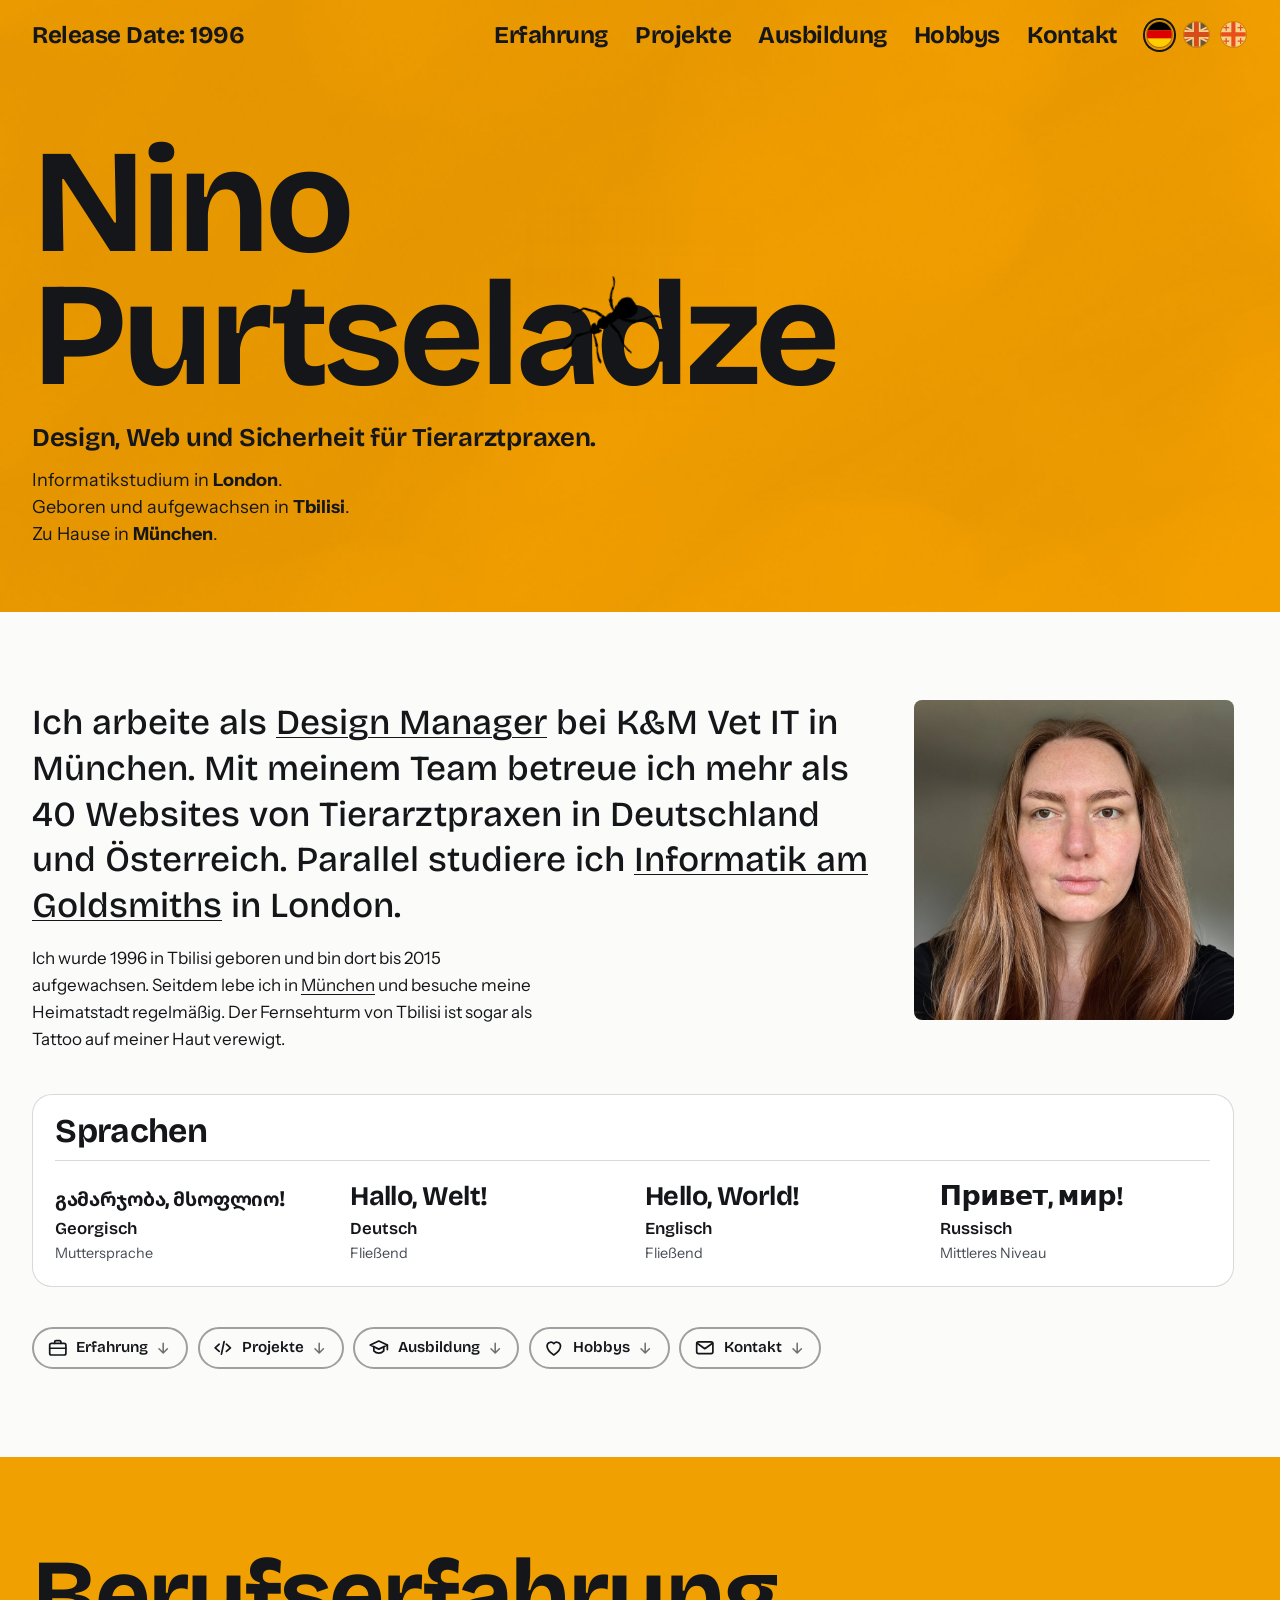
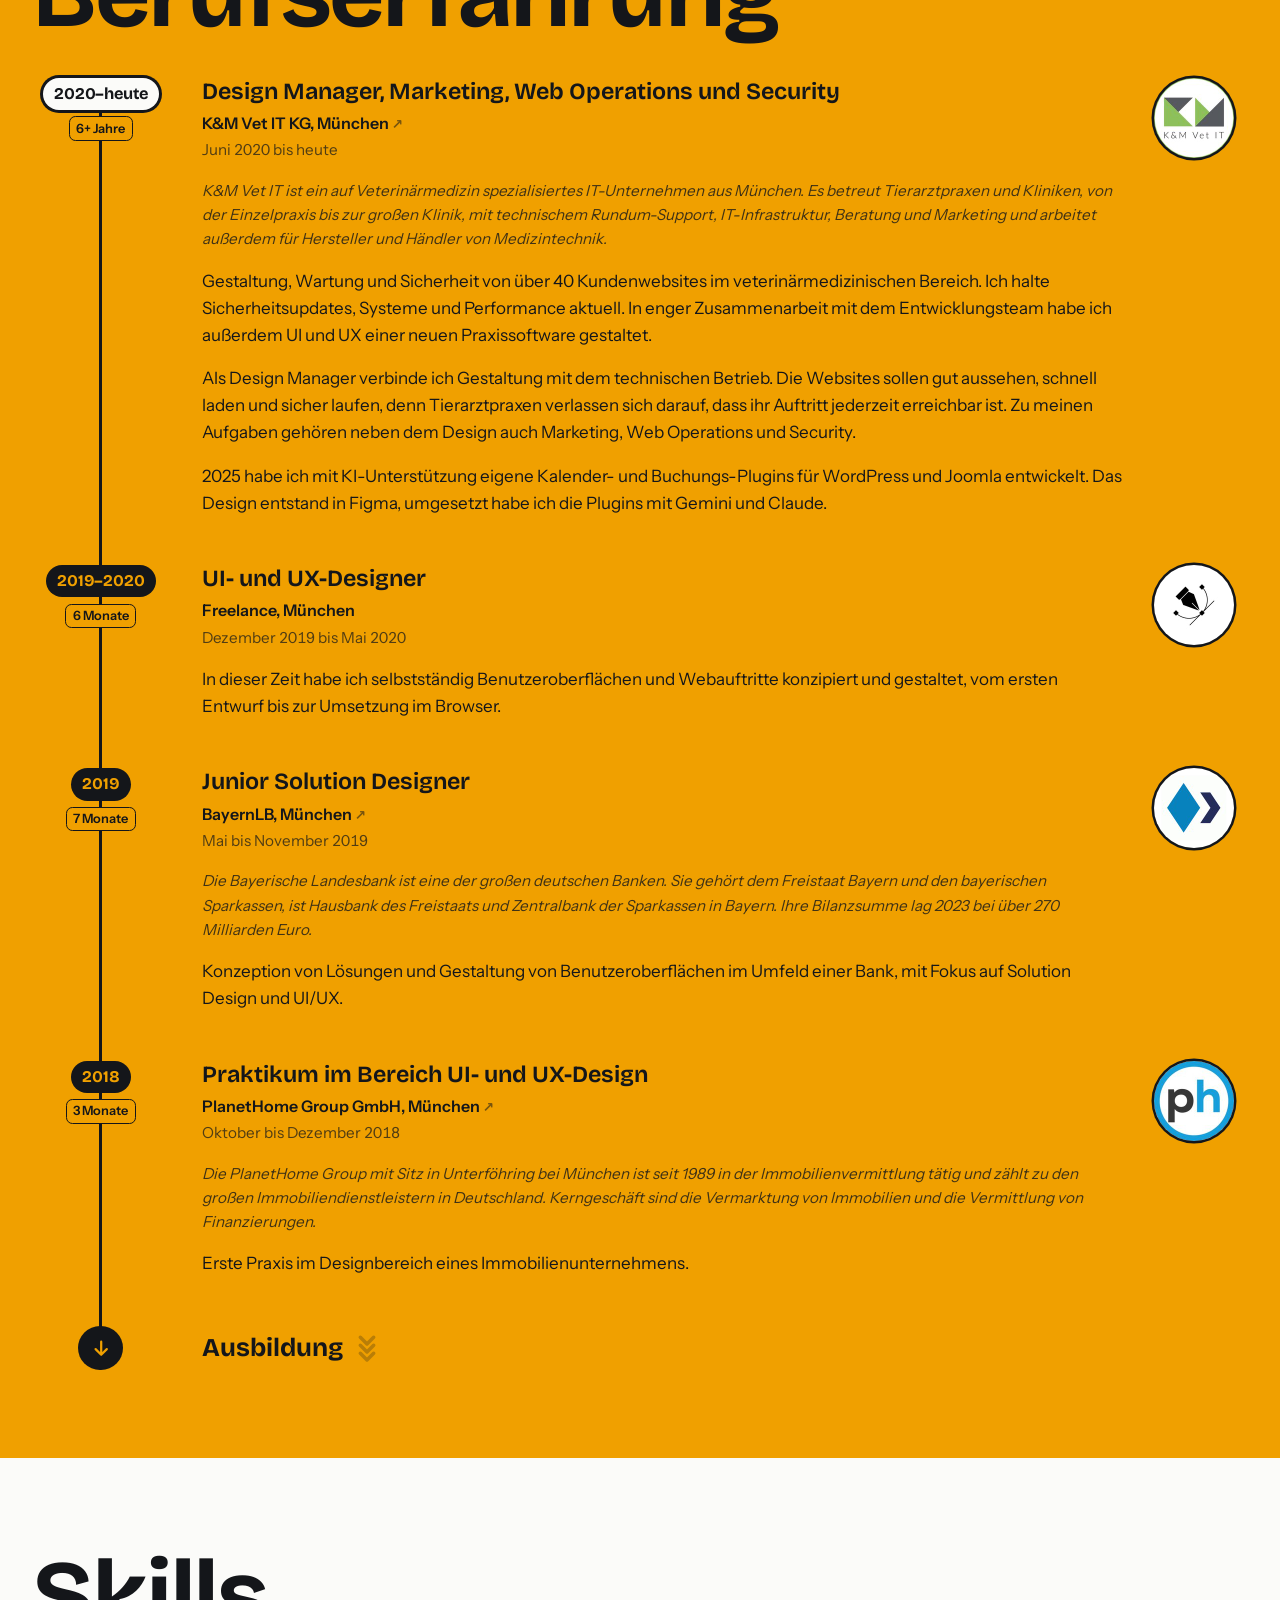
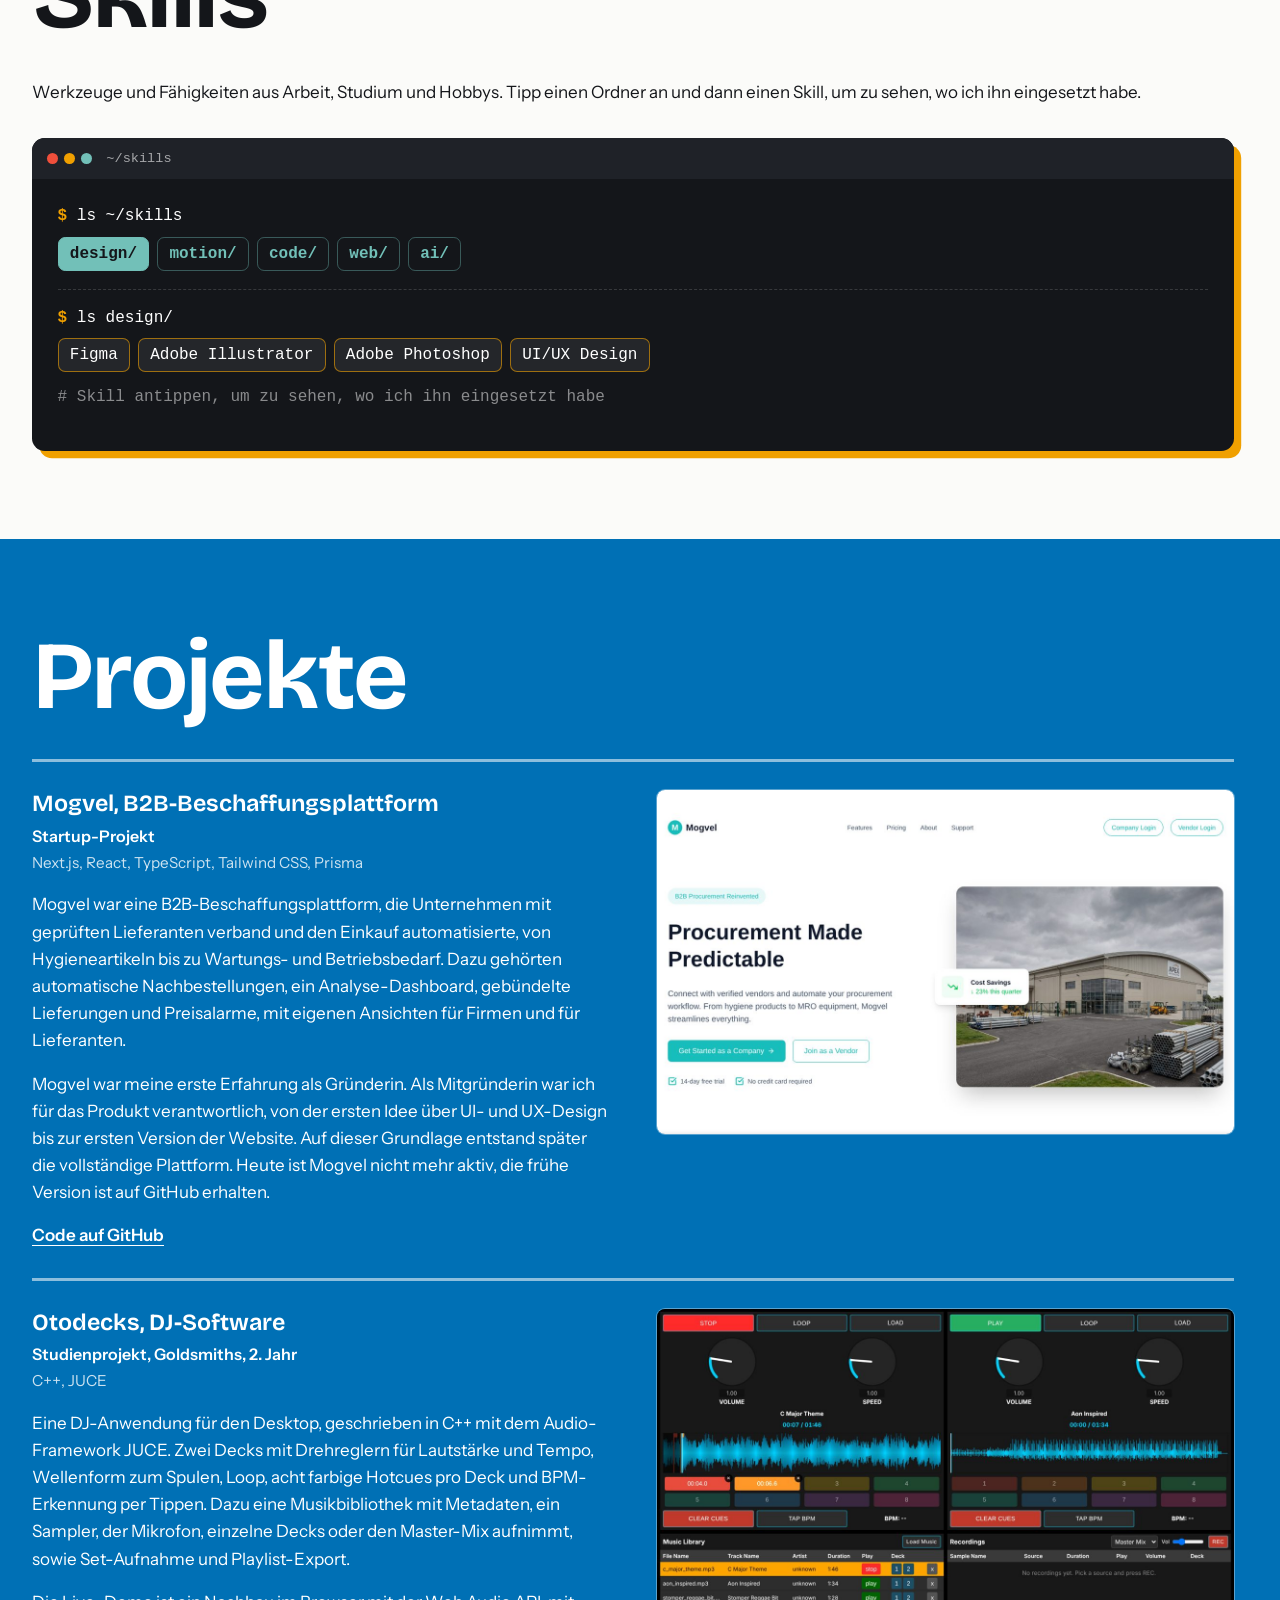
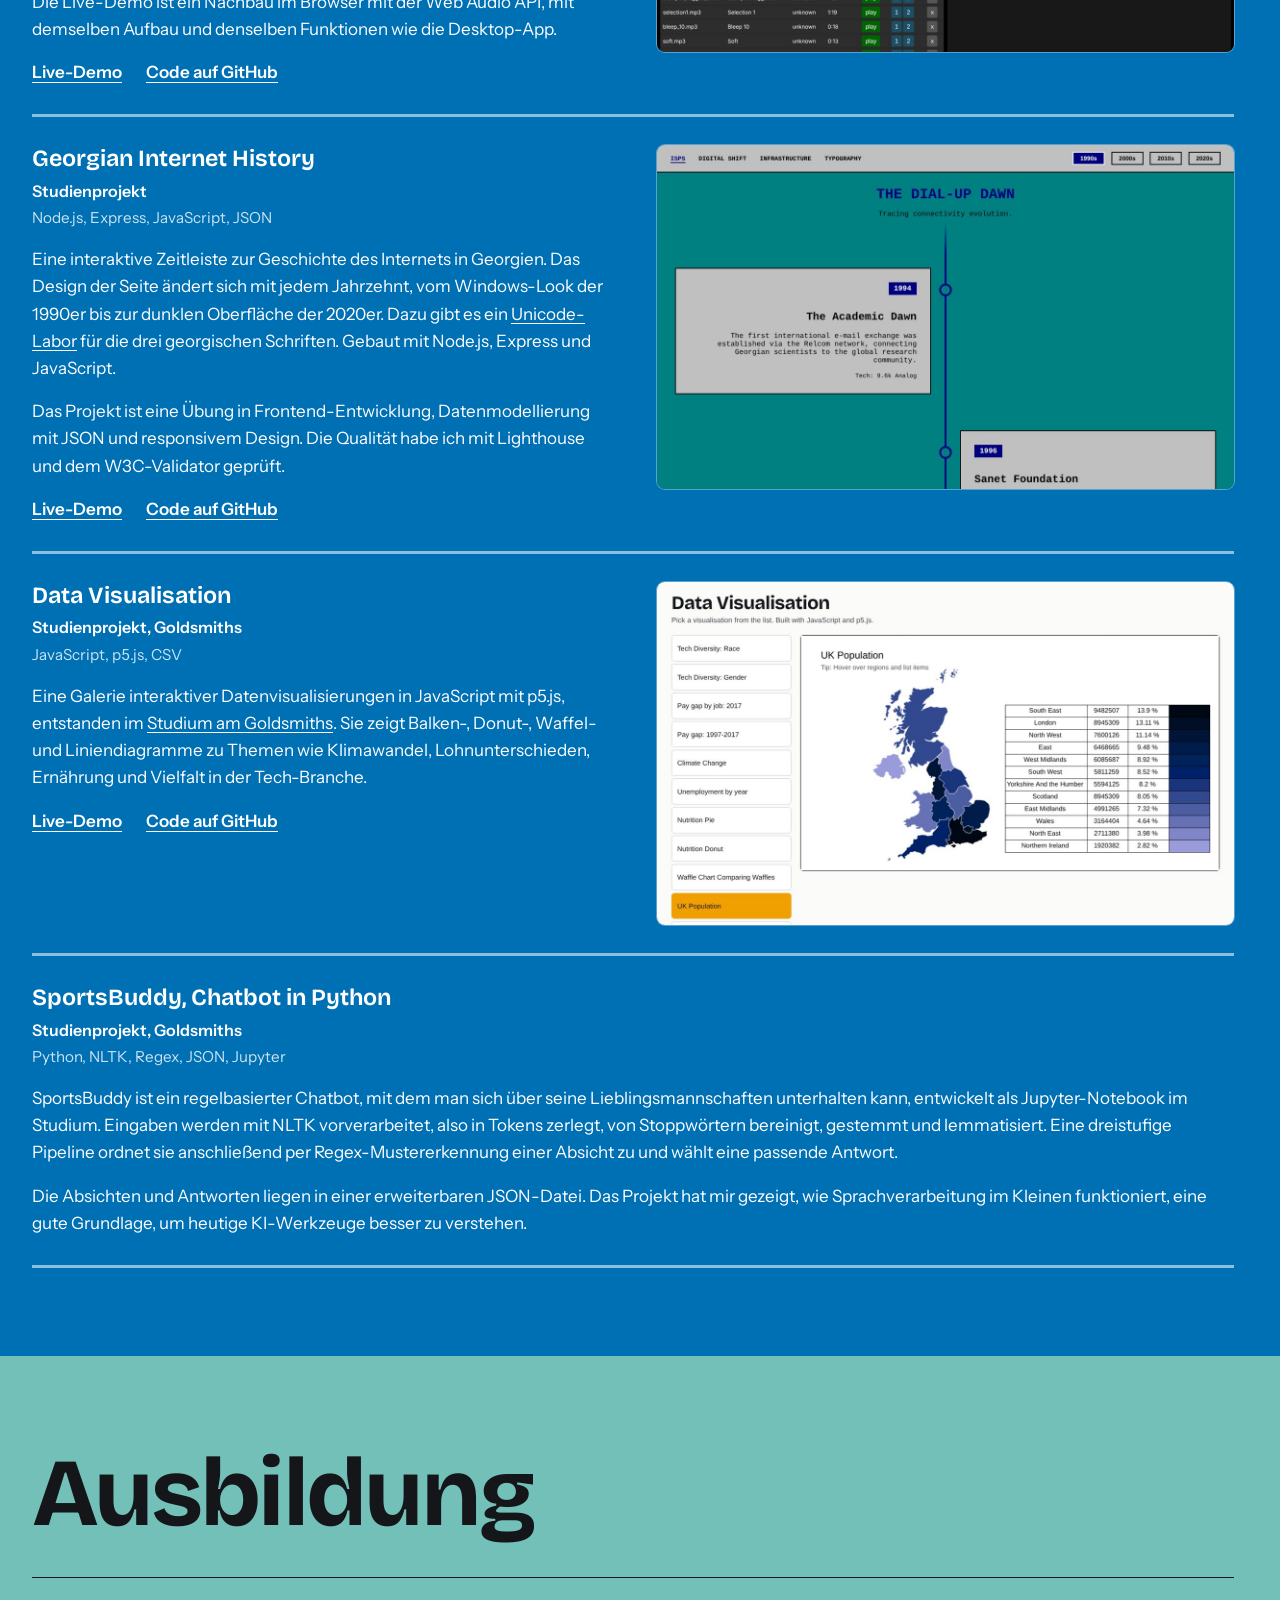
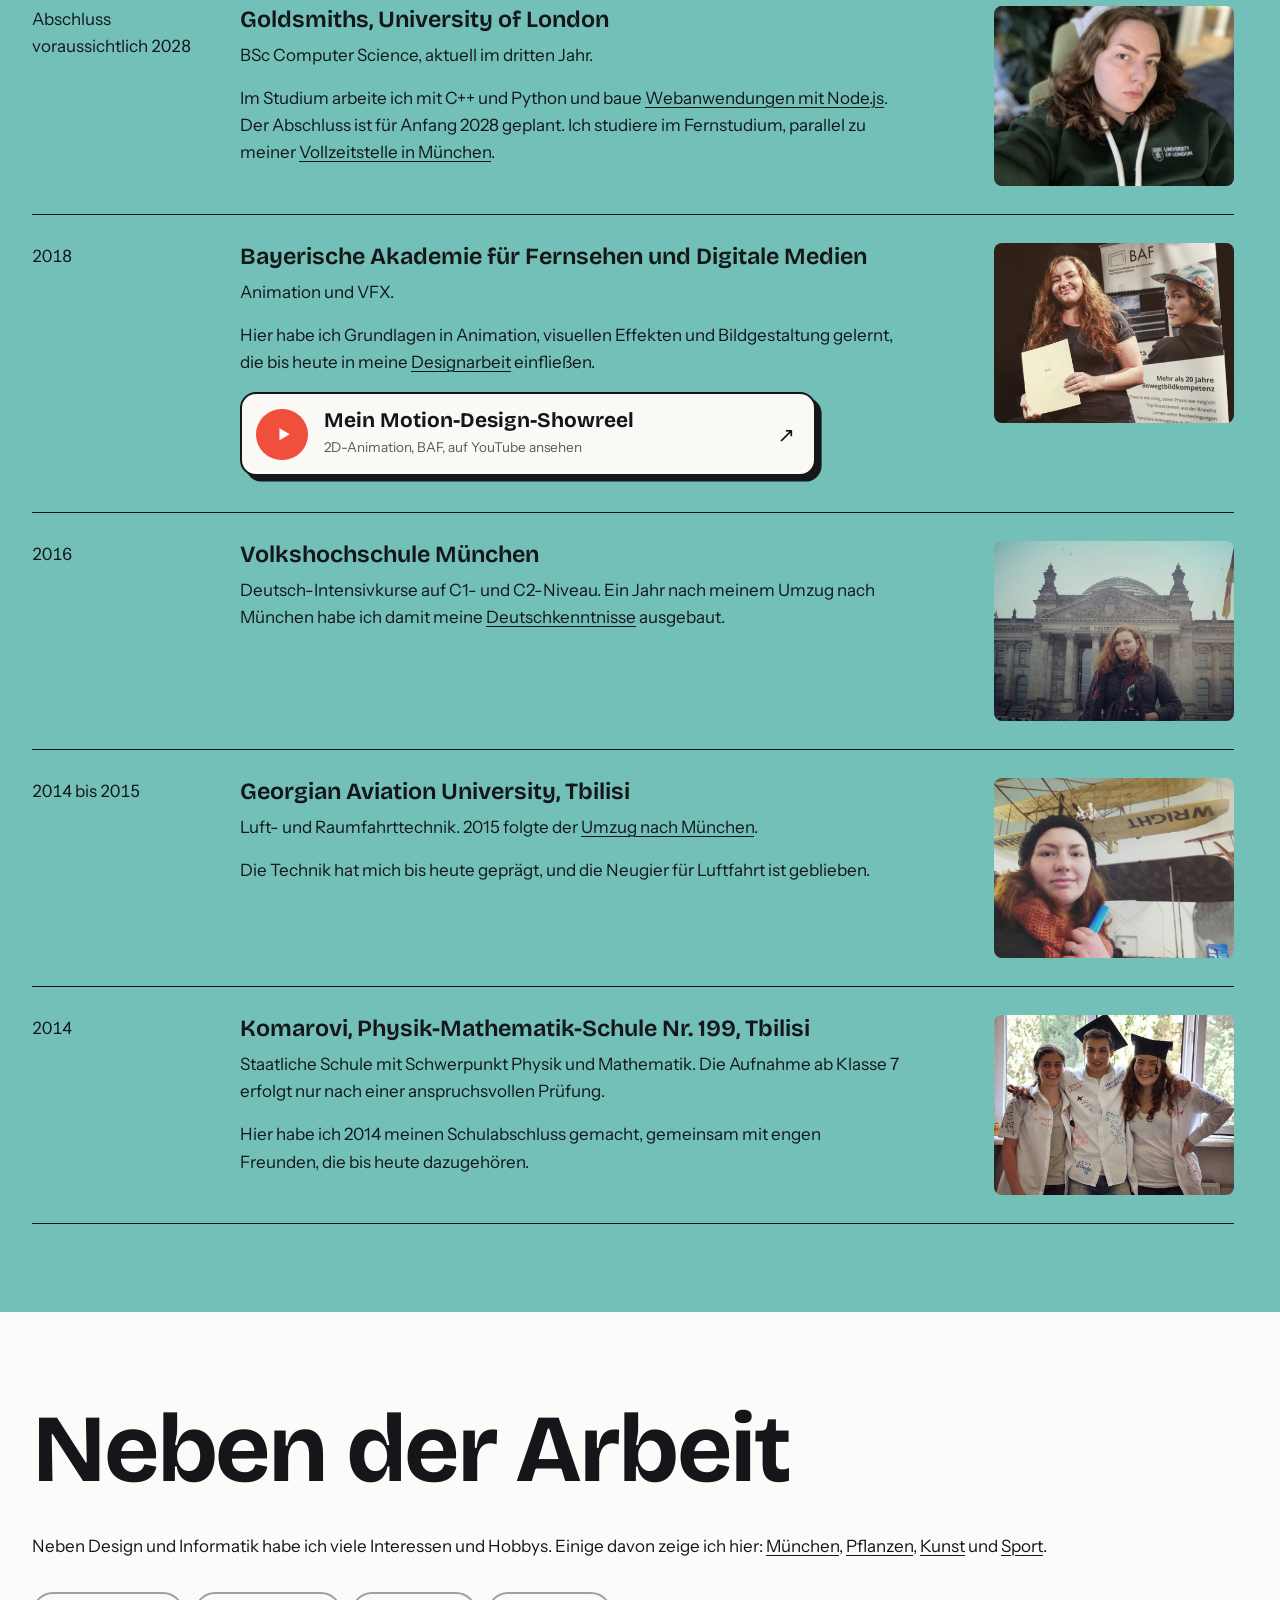
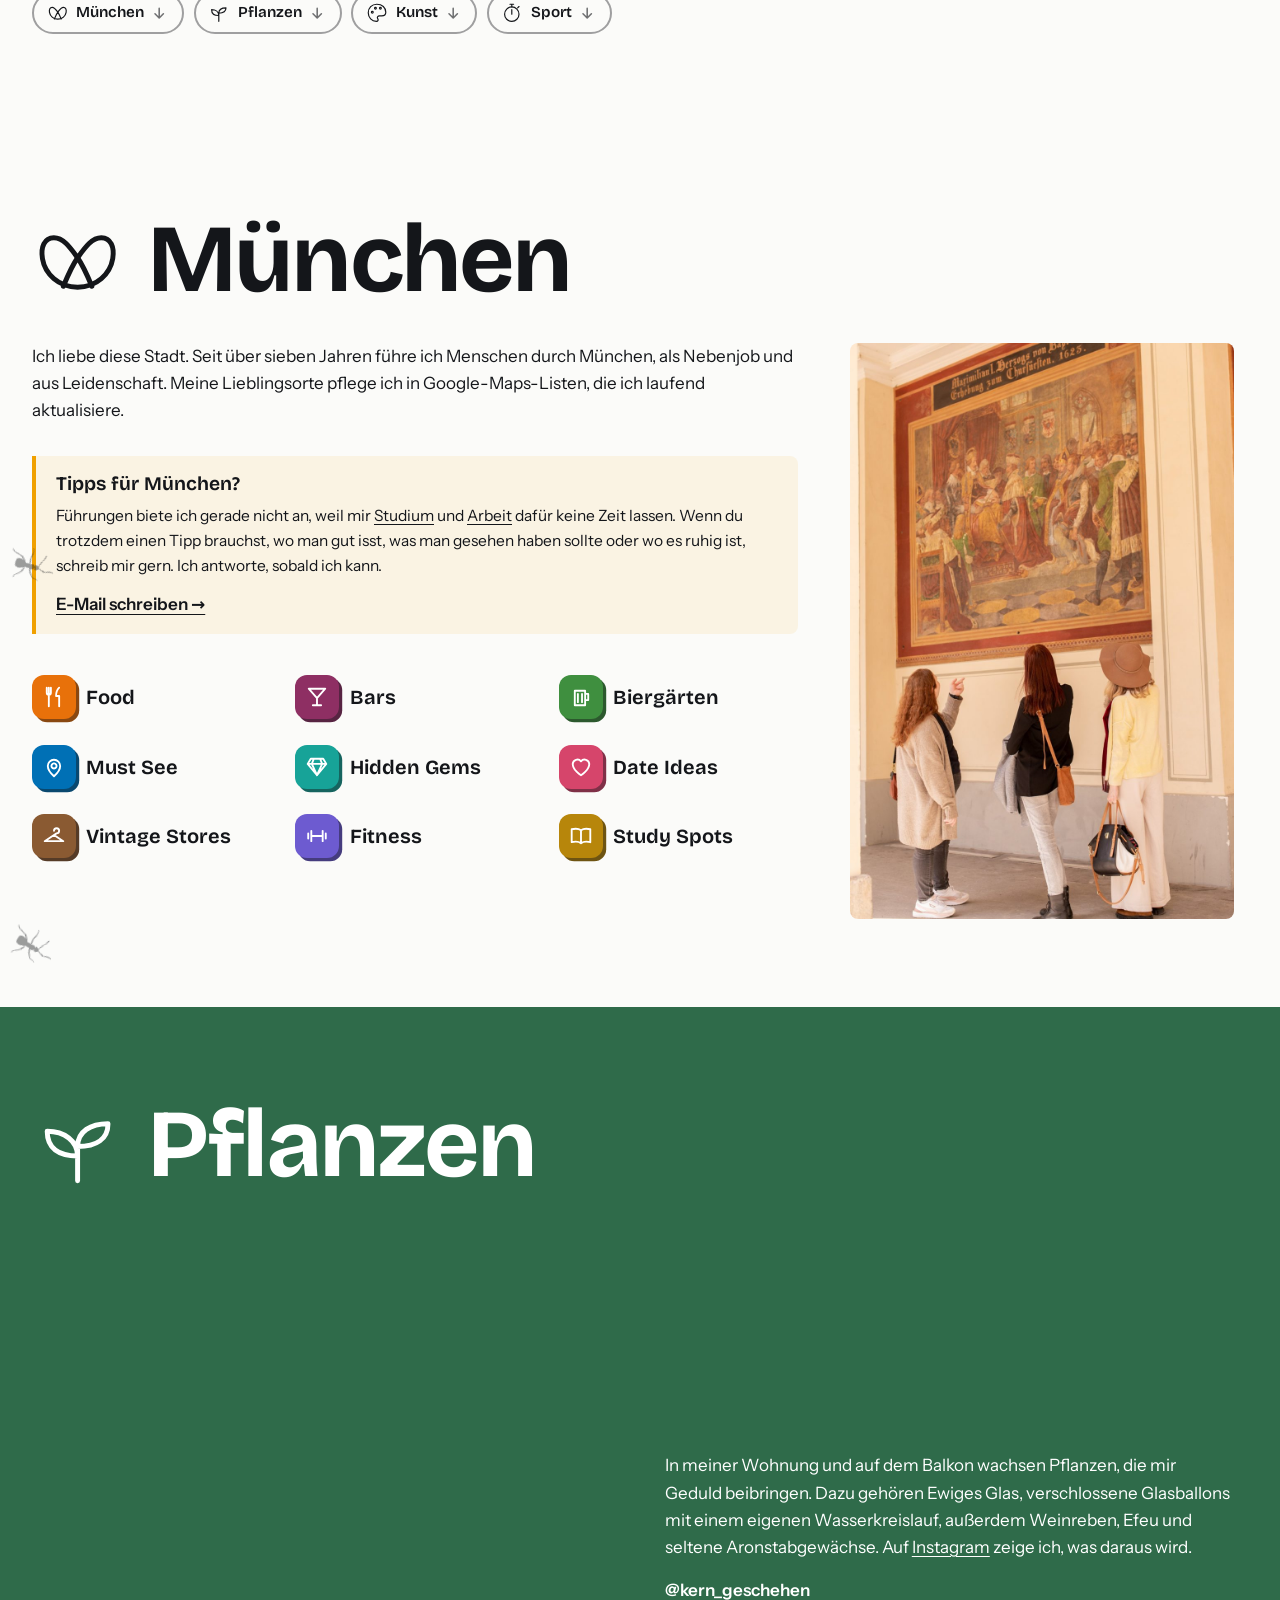
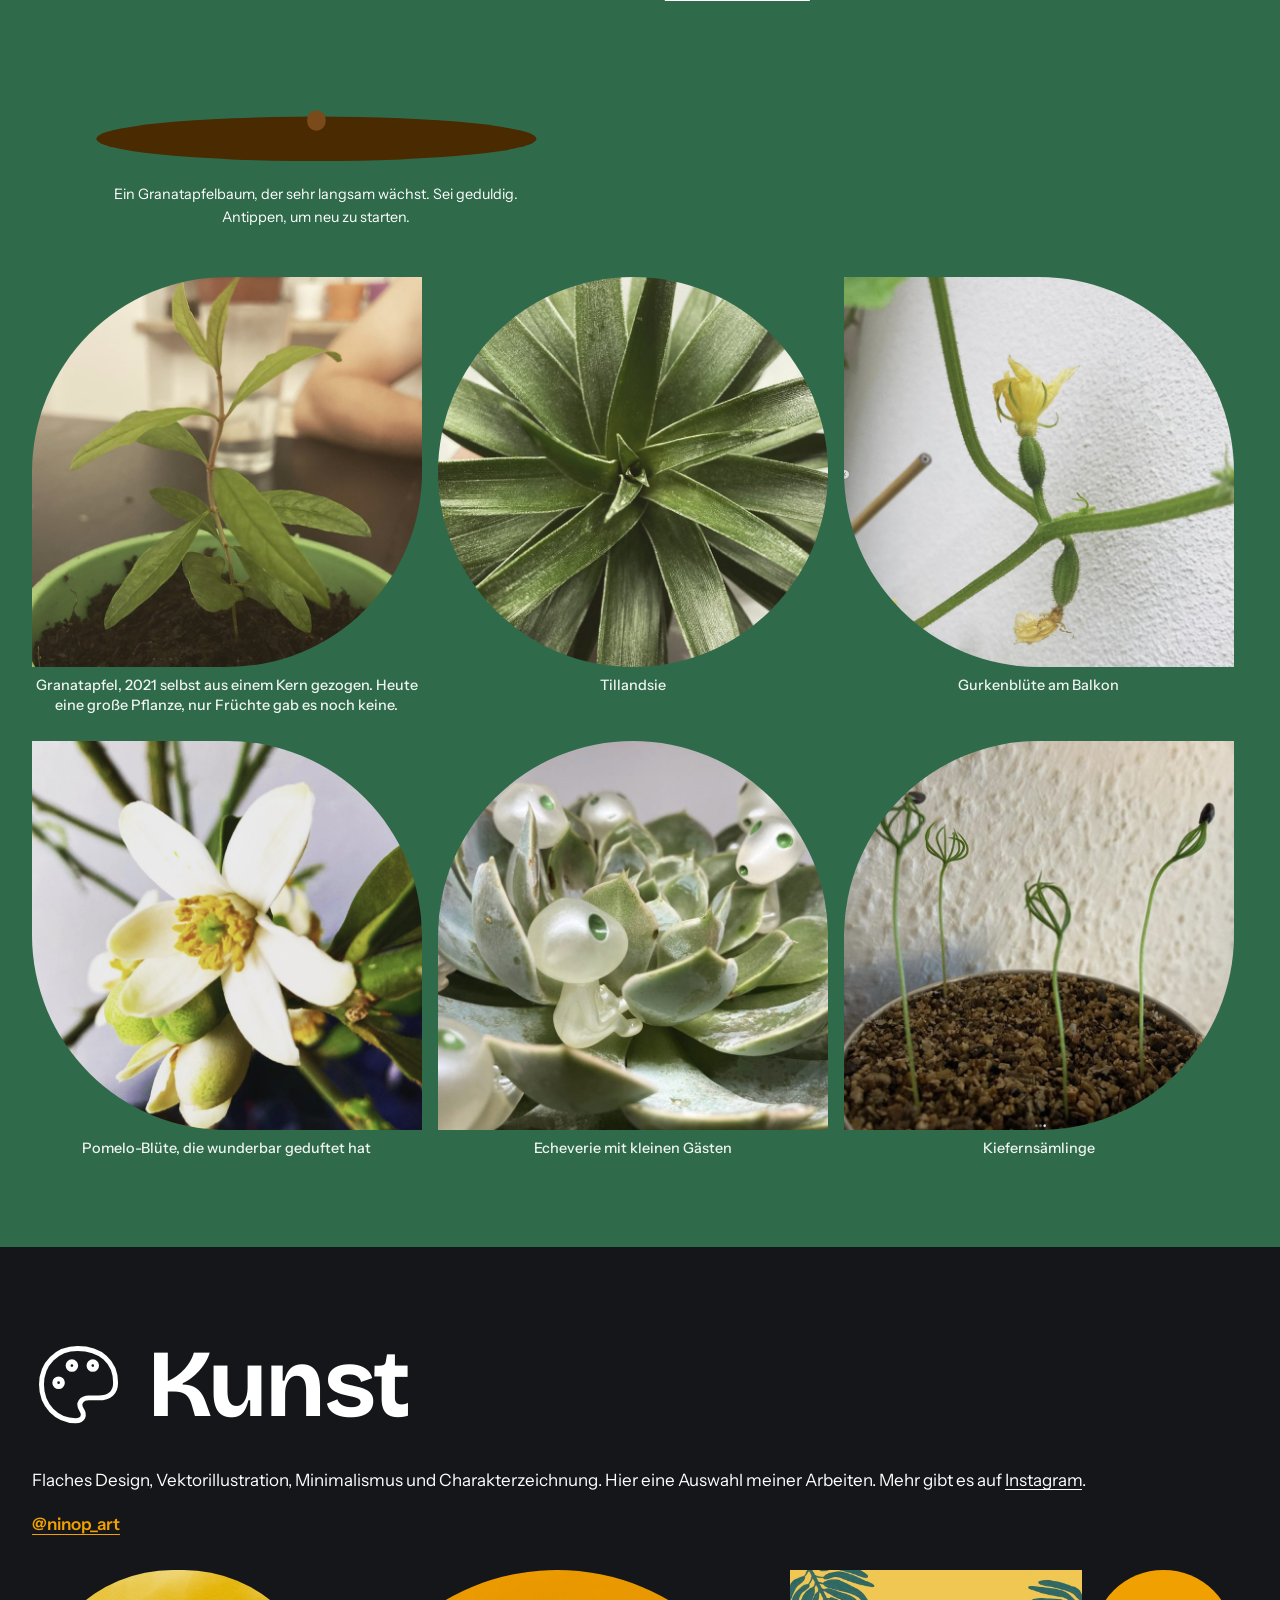
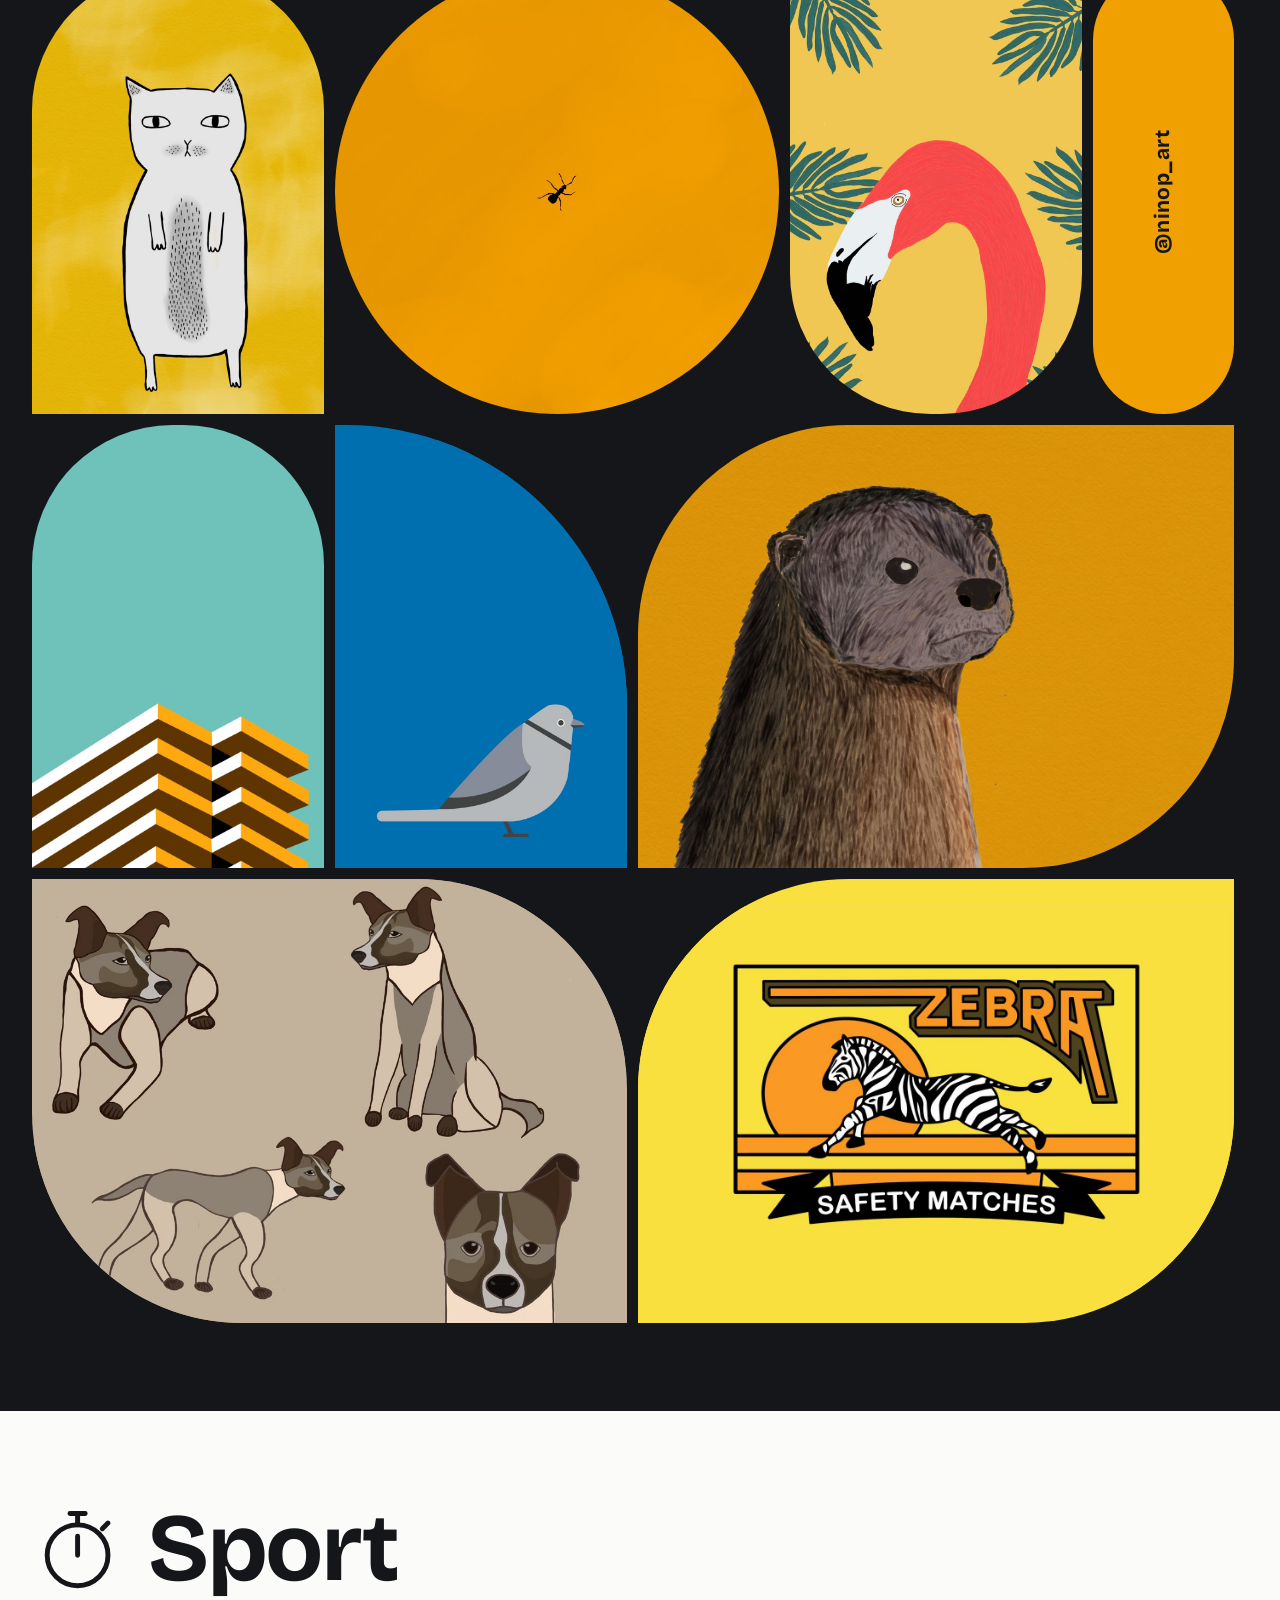
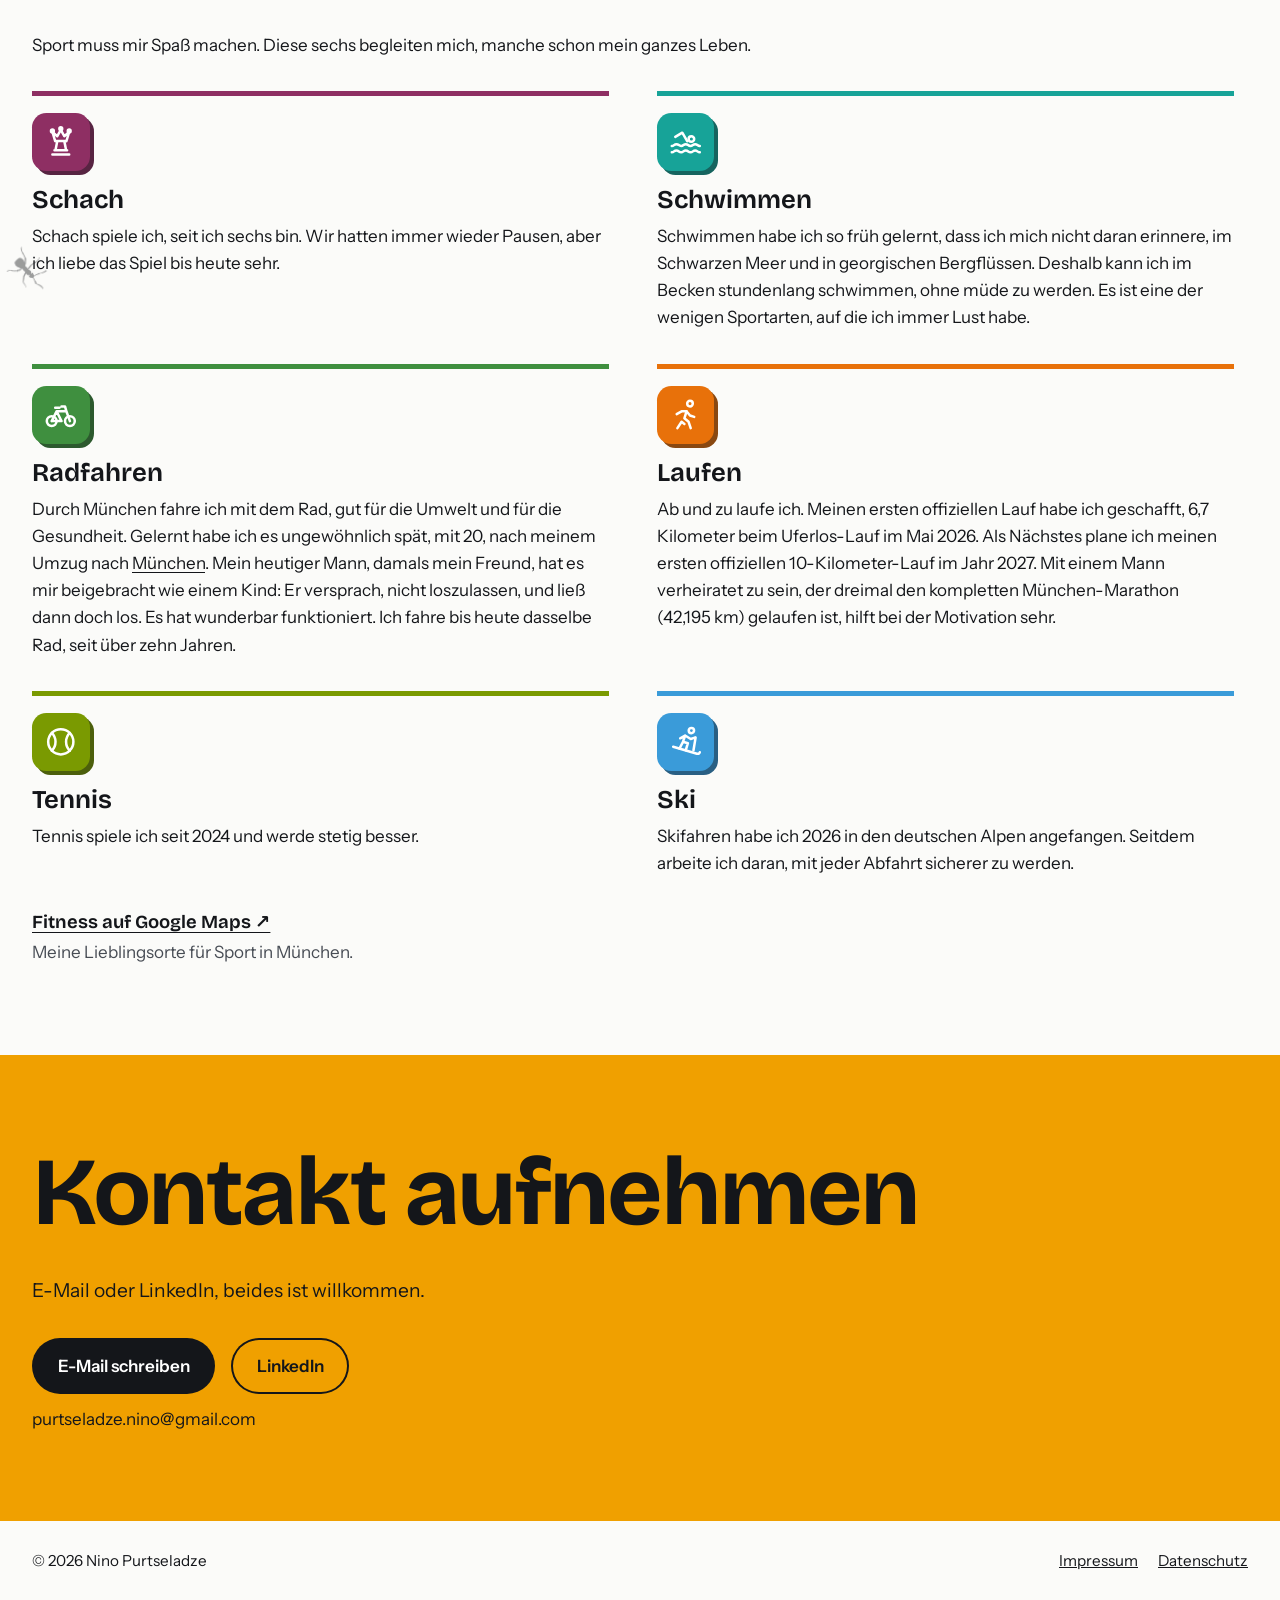
<file: index.html>
<!DOCTYPE html>
<html lang="de">
<head>
<meta charset="utf-8">
<meta name="viewport" content="width=device-width, initial-scale=1">
<link rel="icon" href="/favicon.ico" sizes="32x32">
<link rel="icon" href="/favicon.svg" type="image/svg+xml">
<link rel="apple-touch-icon" href="/apple-touch-icon.png">
<title>Nino Purtseladze, Design, Web und Sicherheit</title>
<meta name="description" content="Nino Purtseladze, Design Manager bei K&M Vet IT in München. Design, Web Operations und Sicherheit für Tierarztpraxen in Deutschland und Österreich.">
<link rel="stylesheet" href="site.css">
<link rel="canonical" href="https://ninop.de/">
<script type="application/ld+json">{"@context":"https://schema.org","@type":"Person","name":"Nino Purtseladze","url":"https://ninop.de/","jobTitle":"Design Manager","worksFor":{"@type":"Organization","name":"K&M Vet IT KG"},"alumniOf":["Goldsmiths, University of London","Bayerische Akademie für Fernsehen und Digitale Medien"],"knowsLanguage":["ka","de","en","ru"],"address":{"@type":"PostalAddress","addressLocality":"München","addressCountry":"DE"},"sameAs":["https://www.linkedin.com/in/nino-purtseladze/","https://www.instagram.com/ninop_art","https://www.instagram.com/kern_geschehen"]}</script>
</head>
<body id="top">
<svg width="0" height="0" style="position:absolute" aria-hidden="true"><symbol id="ant" viewBox="0 0 36 22"><ellipse cx="8" cy="11" rx="7" ry="4.6"/><ellipse cx="19" cy="11" rx="4" ry="3"/><circle cx="26.5" cy="11" r="3.2"/><path d="M17 10L12 3M19.5 9L20 2M22 10L27 3M17 12L12 19M19.5 13L20 20M22 12L27 19M28 9L33 4M28 13L33 18" fill="none" stroke-width="1.3" stroke-linecap="round"/></symbol></svg>
<svg width="0" height="0" style="position:absolute" aria-hidden="true"><symbol id="i-food" viewBox="0 0 24 24"><path d="M7 3v8M5 3v5a2 2 0 0 0 4 0V3M7 11v10M17 3c-2 2-3 5-3 8h3v10"/></symbol><symbol id="i-bar" viewBox="0 0 24 24"><path d="M4 4h16l-8 9zM12 13v7M8 20h8"/></symbol><symbol id="i-beer" viewBox="0 0 24 24"><path d="M6 6h10v14H6zM16 9h3v6h-3M9 9v8M13 9v8"/></symbol><symbol id="i-pin" viewBox="0 0 24 24"><path d="M12 21s-6-5.5-6-10a6 6 0 0 1 12 0c0 4.5-6 10-6 10zM12 8.5a2.5 2.5 0 1 0 .01 0"/></symbol><symbol id="i-gem" viewBox="0 0 24 24"><path d="M6 4h12l3 5-9 11L3 9zM3 9h18M9 4l-2 5 5 11 5-11-2-5"/></symbol><symbol id="i-heart" viewBox="0 0 24 24"><path d="M12 20s-8-5-8-11a4.5 4.5 0 0 1 8-2.5A4.5 4.5 0 0 1 20 9c0 6-8 11-8 11z"/></symbol><symbol id="i-hanger" viewBox="0 0 24 24"><path d="M12 7a2.5 2.5 0 1 1 2.5 2.5L12 11 3 17h18l-9-6"/></symbol><symbol id="i-fit" viewBox="0 0 24 24"><path d="M6.5 7v10M3.5 9.5v5M17.5 7v10M20.5 9.5v5M6.5 12h11"/></symbol><symbol id="i-study" viewBox="0 0 24 24"><path d="M12 6.5C10 5 6.5 4.7 3 5.5v12.5c3.5-.8 7-.5 9 1 2-1.5 5.5-1.8 9-1V5.5c-3.500-.8-7-.5-9 1zM12 6.5V19"/></symbol></svg>

<section class="hero" style="padding-top:1.25rem">
  <div class="bar">
    <span><span data-l="de">Release Date: 1996</span><span data-l="en">Release Date: 1996</span><span data-l="ka">გამოშვების თარიღი: 1996</span></span>
    <nav aria-label="Navigation">
      <a href="#erfahrung"><span data-l="de">Erfahrung</span><span data-l="en">Experience</span><span data-l="ka">გამოცდილება</span></a>
      <a href="#projekte"><span data-l="de">Projekte</span><span data-l="en">Projects</span><span data-l="ka">პროექტები</span></a>
      <a href="#ausbildung"><span data-l="de">Ausbildung</span><span data-l="en">Education</span><span data-l="ka">განათლება</span></a>
      <a href="#hobbys"><span data-l="de">Hobbys</span><span data-l="en">Hobbies</span><span data-l="ka">ჰობები</span></a>
      <a href="#kontakt"><span data-l="de">Kontakt</span><span data-l="en">Contact</span><span data-l="ka">კონტაქტი</span></a>
      <span class="lang"><button type="button" data-set="de" aria-pressed="true" aria-label="Deutsch" title="Deutsch"><svg viewBox="0 0 24 24" aria-hidden="true"><rect width="24" height="8" fill="#000"/><rect y="8" width="24" height="8" fill="#DD0000"/><rect y="16" width="24" height="8" fill="#FFCE00"/></svg></button><button type="button" data-set="en" aria-pressed="false" aria-label="English" title="English"><svg viewBox="15 0 30 30" aria-hidden="true"><path fill="#012169" d="M0 0h60v30H0z"/><path stroke="#fff" stroke-width="6" d="M0 0l60 30m0-30L0 30"/><path stroke="#C8102E" stroke-width="2" d="M0 0l60 30m0-30L0 30"/><path stroke="#fff" stroke-width="10" d="M30 0v30M0 15h60"/><path stroke="#C8102E" stroke-width="6" d="M30 0v30M0 15h60"/></svg></button><button type="button" data-set="ka" aria-pressed="false" aria-label="ქართული" title="ქართული"><svg viewBox="0 0 24 24" aria-hidden="true"><rect width="24" height="24" fill="#fff"/><path fill="#E8112D" d="M10 0h4v24h-4zM0 10h24v4H0z"/><path stroke="#E8112D" stroke-width="1.2" d="M5 2.6v5.8M2.1 5.5h5.8M19 2.6v5.8M16.1 5.5h5.8M5 15.6v5.8M2.1 18.5h5.8M19 15.6v5.8M16.1 18.5h5.8"/></svg></button></span>
    </nav>
  </div>
  <div>
    <h1><span data-l="de">Nino<br>Purtseladze</span><span data-l="en">Nino<br>Purtseladze</span><span data-l="ka">ნინო<br>ფურცელაძე</span></h1>
    <p class="sub">
      <span data-l="de"><strong class="subhead">Design, Web und Sicherheit für Tierarztpraxen.</strong>Informatikstudium in <b>London</b>.<br>Geboren und aufgewachsen in <b>Tbilisi</b>.<br>Zu Hause in <b>München</b>.</span>
      <span data-l="en"><strong class="subhead">Design, web and security for veterinary clinics.</strong>Computer science studies in <b>London</b>.<br>Born and raised in <b>Tbilisi</b>.<br>At home in <b>Munich</b>.</span>
      <span data-l="ka"><strong class="subhead">დიზაინი, ვები და უსაფრთხოება ვეტერინარული კლინიკებისთვის.</strong>კომპიუტერულ მეცნიერებას <b>ლონდონში</b> ვსწავლობ.<br>დავიბადე და გავიზარდე <b>თბილისში</b>.<br>ვცხოვრობ <b>მიუნხენში</b>.</span>
    </p>
  </div>
</section>

<main>
<section>
  <div class="wrap intro">
    <div>
    <p class="lead">
      <span data-l="de">Ich arbeite als <a class="il" href="#erfahrung">Design Manager</a> bei K&amp;M Vet IT in München. Mit meinem Team betreue ich mehr als 40 Websites von Tierarztpraxen in Deutschland und Österreich. Parallel studiere ich <a class="il" href="#ausbildung">Informatik am Goldsmiths</a> in London.</span>
      <span data-l="en">I work as <a class="il" href="#erfahrung">Design Manager</a> at K&amp;M Vet IT in Munich. With my team I look after more than 40 websites for veterinary clinics in Germany and Austria. Alongside, I study <a class="il" href="#ausbildung">computer science at Goldsmiths</a> in London.</span><span data-l="ka">მიუნხენში, K&amp;M Vet IT-ში <a class="il" href="#erfahrung">დიზაინ მენეჯერად</a> ვმუშაობ. გუნდთან ერთად გერმანიასა და ავსტრიაში ვეტერინარული კლინიკების 40-ზე მეტ ვებსაიტზე ვზრუნავ. პარალელურად <a class="il" href="#ausbildung">ლონდონის გოლდსმიტსის უნივერსიტეტში</a> კომპიუტერულ მეცნიერებას ვსწავლობ.</span>
    </p>
    <p class="about"><span data-l="de">Ich wurde 1996 in Tbilisi geboren und bin dort bis 2015 aufgewachsen. Seitdem lebe ich in <a class="il" href="#muenchen">München</a> und besuche meine Heimatstadt regelmäßig. Der Fernsehturm von Tbilisi ist sogar als Tattoo auf meiner Haut verewigt.</span><span data-l="en">I was born in Tbilisi in 1996 and grew up there until 2015. Since then I have lived in <a class="il" href="#muenchen">Munich</a> and I visit my hometown regularly. The Tbilisi TV Tower is even tattooed on my skin.</span><span data-l="ka">1996 წელს თბილისში დავიბადე და 2015 წლამდე იქ გავიზარდე. ახლა <a class="il" href="#muenchen">მიუნხენში</a> ვცხოვრობ, თუმცა თბილისში ხშირად ჩავდივარ. მშობლიური ქალაქის სიყვარულს ჩემი ერთი ტატუც მოწმობს: თბილისის ტელეანძა.</span></p>
    </div>
    <img class="me" src="img/nino.jpg" width="900" height="900" alt="Porträt von Nino Purtseladze">
  <div class="langmini" id="sprachen">
    <h3><span data-l="de">Sprachen</span><span data-l="en">Languages</span><span data-l="ka">ენები</span></h3>
    <ul class="langs hellos">
        <li><span class="hello" lang="ka">გამარჯობა, მსოფლიო!</span><b><span data-l="de">Georgisch</span><span data-l="en">Georgian</span><span data-l="ka">ქართული</span></b><span data-l="de">Muttersprache</span><span data-l="en">Native</span><span data-l="ka">მშობლიური</span></li>
        <li><span class="hello" lang="de">Hallo, Welt!</span><b><span data-l="de">Deutsch</span><span data-l="en">German</span><span data-l="ka">გერმანული</span></b><span data-l="de">Fließend</span><span data-l="en">Fluent</span><span data-l="ka">თავისუფლად ვფლობ</span></li>
        <li><span class="hello" lang="en">Hello, World!</span><b><span data-l="de">Englisch</span><span data-l="en">English</span><span data-l="ka">ინგლისური</span></b><span data-l="de">Fließend</span><span data-l="en">Fluent</span><span data-l="ka">თავისუფლად ვფლობ</span></li>
        <li><span class="hello" lang="ru">Привет, мир!</span><b><span data-l="de">Russisch</span><span data-l="en">Russian</span><span data-l="ka">რუსული</span></b><span data-l="de">Mittleres Niveau</span><span data-l="en">Intermediate</span><span data-l="ka">საშუალო დონე</span></li>
      </ul>
    </div>
    <nav class="jump introjump" aria-label="Bereiche"><a href="#erfahrung"><svg class="ji" viewBox="0 0 24 24" fill="none" stroke="currentColor" stroke-width="1.9" stroke-linecap="round" stroke-linejoin="round" aria-hidden="true"><rect x="3" y="7" width="18" height="13" rx="2"/><path d="M8.5 7V5.5A1.5 1.5 0 0 1 10 4h4a1.5 1.5 0 0 1 1.5 1.5V7M3 12.5h18"/></svg><span class="jl"><span data-l="de">Erfahrung</span><span data-l="en">Experience</span><span data-l="ka">გამოცდილება</span></span><svg class="ja" viewBox="0 0 24 24" fill="none" stroke="currentColor" stroke-width="2.6" stroke-linecap="round" stroke-linejoin="round" aria-hidden="true"><path d="M12 4v15M5 13l7 7 7-7"/></svg></a><a href="#projekte"><svg class="ji" viewBox="0 0 24 24" fill="none" stroke="currentColor" stroke-width="1.9" stroke-linecap="round" stroke-linejoin="round" aria-hidden="true"><path d="M8 8l-4.5 4L8 16M16 8l4.5 4-4.5 4M13.5 5l-3 14"/></svg><span class="jl"><span data-l="de">Projekte</span><span data-l="en">Projects</span><span data-l="ka">პროექტები</span></span><svg class="ja" viewBox="0 0 24 24" fill="none" stroke="currentColor" stroke-width="2.6" stroke-linecap="round" stroke-linejoin="round" aria-hidden="true"><path d="M12 4v15M5 13l7 7 7-7"/></svg></a><a href="#ausbildung"><svg class="ji" viewBox="0 0 24 24" fill="none" stroke="currentColor" stroke-width="1.9" stroke-linecap="round" stroke-linejoin="round" aria-hidden="true"><path d="M2.5 9 12 4.5 21.5 9 12 13.5z"/><path d="M6.5 11v4.5c1.5 1.6 3.3 2.5 5.5 2.5s4-.9 5.5-2.5V11M21.5 9v5"/></svg><span class="jl"><span data-l="de">Ausbildung</span><span data-l="en">Education</span><span data-l="ka">განათლება</span></span><svg class="ja" viewBox="0 0 24 24" fill="none" stroke="currentColor" stroke-width="2.6" stroke-linecap="round" stroke-linejoin="round" aria-hidden="true"><path d="M12 4v15M5 13l7 7 7-7"/></svg></a><a href="#hobbys"><svg class="ji" viewBox="0 0 24 24" fill="none" stroke="currentColor" stroke-width="1.9" stroke-linecap="round" stroke-linejoin="round" aria-hidden="true"><path d="M12 20s-7.5-4.6-7.5-10.2A4.3 4.3 0 0 1 12 7.3a4.3 4.3 0 0 1 7.5 2.5C19.5 15.4 12 20 12 20z"/></svg><span class="jl"><span data-l="de">Hobbys</span><span data-l="en">Hobbies</span><span data-l="ka">ჰობები</span></span><svg class="ja" viewBox="0 0 24 24" fill="none" stroke="currentColor" stroke-width="2.6" stroke-linecap="round" stroke-linejoin="round" aria-hidden="true"><path d="M12 4v15M5 13l7 7 7-7"/></svg></a><a href="#kontakt"><svg class="ji" viewBox="0 0 24 24" fill="none" stroke="currentColor" stroke-width="1.9" stroke-linecap="round" stroke-linejoin="round" aria-hidden="true"><rect x="3" y="5.5" width="18" height="13" rx="2"/><path d="m3.5 7 8.5 6 8.5-6"/></svg><span class="jl"><span data-l="de">Kontakt</span><span data-l="en">Contact</span><span data-l="ka">კონტაქტი</span></span><svg class="ja" viewBox="0 0 24 24" fill="none" stroke="currentColor" stroke-width="2.6" stroke-linecap="round" stroke-linejoin="round" aria-hidden="true"><path d="M12 4v15M5 13l7 7 7-7"/></svg></a></nav>
  </div>
</section>

<section id="erfahrung" class="band mus">
  <div class="wrap">
    <h2><span data-l="de">Berufserfahrung</span><span data-l="en">Experience</span><span data-l="ka">გამოცდილება</span></h2>
    <article class="job job-tl">
      <div class="tlm now"><span class="tly"><span data-l="de">2020–heute</span><span data-l="en">2020–ongoing</span><span data-l="ka">2020–დღემდე</span></span><span class="tld" data-since="2020-06"><span data-l="de">6+ Jahre</span><span data-l="en">6+ years</span><span data-l="ka">6+ წელი</span></span></div>
      <div class="jtxt">
        <h3><span data-l="de">Design Manager, Marketing, Web Operations und Security</span><span data-l="en">Design Manager, Marketing, Web Operations and Security</span><span data-l="ka">დიზაინ მენეჯერი, მარკეტინგი, ვებ ოპერაციები და უსაფრთხოება</span></h3>
        <p class="jco"><a class="colink" href="https://vetmed.eu/" target="_blank" rel="noopener"><span data-l="de">K&amp;M Vet IT KG, München</span><span data-l="en">K&amp;M Vet IT KG, München</span><span data-l="ka">K&amp;M Vet IT KG, მიუნხენი</span>&nbsp;<span class="coarr" aria-hidden="true">&#8599;</span></a></p>
        <p class="jwhen"><span data-l="de">Juni 2020 bis heute</span><span data-l="en">June 2020 to present</span><span data-l="ka">2020 წლის ივნისიდან დღემდე</span></p>
        <p class="jabout"><span data-l="de">K&amp;M Vet IT ist ein auf Veterinärmedizin spezialisiertes IT-Unternehmen aus München. Es betreut Tierarztpraxen und Kliniken, von der Einzelpraxis bis zur großen Klinik, mit technischem Rundum-Support, IT-Infrastruktur, Beratung und Marketing und arbeitet außerdem für Hersteller und Händler von Medizintechnik.</span><span data-l="en">K&amp;M Vet IT is a Munich IT company specialised in veterinary medicine. It looks after veterinary practices and clinics, from single practitioners to large clinics, with full technical support, IT infrastructure, consulting and marketing, and also works for manufacturers and distributors of medical technology.</span><span data-l="ka">K&amp;M Vet IT მიუნხენის IT კომპანიაა, რომელიც ვეტერინარულ მედიცინაზეა სპეციალიზებული. იგი ვეტერინარულ კლინიკებს, ერთპიროვნული პრაქტიკიდან დიდ კლინიკებამდე, სრულ ტექნიკურ მხარდაჭერას, IT ინფრასტრუქტურას, კონსულტაციასა და მარკეტინგს სთავაზობს, ასევე სამედიცინო ტექნიკის მწარმოებლებთან და დისტრიბუტორებთან თანამშრომლობს.</span></p>
        <p><span data-l="de">Gestaltung, Wartung und Sicherheit von über 40 Kundenwebsites im veterinärmedizinischen Bereich. Ich halte Sicherheitsupdates, Systeme und Performance aktuell. In enger Zusammenarbeit mit dem Entwicklungsteam habe ich außerdem UI und UX einer neuen Praxissoftware gestaltet.</span>
        <span data-l="en">Design, maintenance and security for more than 40 client websites in the veterinary sector. I keep security patches, systems and performance up to date. Working closely with the development team, I also shaped the UI and UX of a new practice management software.</span><span data-l="ka">ვმართავ ვეტერინარული სფეროს 40-ზე მეტი კლიენტის ვებსაიტების დიზაინს, ტექნიკურ მხარდაჭერასა და უსაფრთხოებას. პასუხისმგებელი ვარ სისტემების სტაბილურ მუშაობაზე, უსაფრთხოების რეგულარულ განახლებებსა და მაღალ წარმადობაზე. დეველოპერთა გუნდთან ერთად შევიმუშავე კლინიკების მართვის ახალი პროგრამული უზრუნველყოფის UI/UX არქიტექტურა.</span></p>
        <p><span data-l="de">Als Design Manager verbinde ich Gestaltung mit dem technischen Betrieb. Die Websites sollen gut aussehen, schnell laden und sicher laufen, denn Tierarztpraxen verlassen sich darauf, dass ihr Auftritt jederzeit erreichbar ist. Zu meinen Aufgaben gehören neben dem Design auch Marketing, Web Operations und Security.</span><span data-l="en">As Design Manager I connect design with technical operations. Websites should look good, load fast and run securely, because veterinary clinics rely on their online presence being available at all times. Besides design, my responsibilities include marketing, web operations and security.</span><span data-l="ka">ჩემს როლში ვაერთიანებ დიზაინსა და ტექნიკურ ოპერაციებს. უზრუნველვყოფ, რომ თითოეული პლატფორმა იყოს ვიზუალურად გამართული, სწრაფი და დაცული, რადგან ვეტერინარული კლინიკებისთვის სისტემის უწყვეტი ხელმისაწვდომობა კრიტიკულად მნიშვნელოვანია. პარალელურად ვხელმძღვანელობ მარკეტინგულ და ვებოპერაციულ მიმართულებებს.</span></p>
        <p><span data-l="de">2025 habe ich mit KI-Unterstützung eigene Kalender- und Buchungs-Plugins für WordPress und Joomla entwickelt. Das Design entstand in Figma, umgesetzt habe ich die Plugins mit Gemini und Claude.</span><span data-l="en">In 2025 I developed custom calendar and booking plugins for WordPress and Joomla with the help of AI. I designed them in Figma and built them with Gemini and Claude.</span><span data-l="ka">2025 წელს შევქმენი კალენდრისა და ჯავშნების ინდივიდუალური პლაგინები WordPress-ისა და Joomla-სთვის. პროტოტიპები და დიზაინი მოვამზადე Figma-ში, ხოლო უშუალო იმპლემენტაცია და კოდის აწყობა AI ინსტრუმენტების (Gemini, Claude) დახმარებით განვახორციელე.</span></p>
      </div>
      <a class="logolink" href="https://vetmed.eu/" target="_blank" rel="noopener" tabindex="-1" aria-hidden="true"><img class="jlogo" src="img/logo-km.jpg" width="160" height="160" loading="lazy" alt="Logo K&amp;M Vet IT"></a>
    </article>
    <article class="job job-tl">
      <div class="tlm"><span class="tly">2019–2020</span><span class="tld"><span data-l="de">6 Monate</span><span data-l="en">6 months</span><span data-l="ka">6 თვე</span></span></div>
      <div class="jtxt">
        <h3><span data-l="de">UI- und UX-Designer</span><span data-l="en">UI and UX Designer</span><span data-l="ka">UI და UX დიზაინერი</span></h3>
        <p class="jco"><span data-l="de">Freelance, München</span><span data-l="en">Freelance, München</span><span data-l="ka">თვითდასაქმებული, მიუნხენი</span></p>
        <p class="jwhen"><span data-l="de">Dezember 2019 bis Mai 2020</span><span data-l="en">December 2019 to May 2020</span><span data-l="ka">2019 წლის დეკემბრიდან 2020 წლის მაისამდე</span></p>
        <p><span data-l="de">In dieser Zeit habe ich selbstständig Benutzeroberflächen und Webauftritte konzipiert und gestaltet, vom ersten Entwurf bis zur Umsetzung im Browser.</span><span data-l="en">During this time I conceived and designed user interfaces and web presences on a freelance basis, from the first draft to the finished result in the browser.</span><span data-l="ka">ამ პერიოდში ფრილანსერად ვახორციელებდი UI &amp; UX დიზაინსა და ვებდეველოპმენტს, პირველი ჩანახატიდან ბრაუზერში სრულფასოვან რეალიზაციამდე.</span></p>
      </div>
      <img class="jlogo" src="img/logo-freelance.jpg" width="160" height="160" loading="lazy" alt="Logo Freelance">
    </article>
    <article class="job job-tl">
      <div class="tlm"><span class="tly">2019</span><span class="tld"><span data-l="de">7 Monate</span><span data-l="en">7 months</span><span data-l="ka">7 თვე</span></span></div>
      <div class="jtxt">
        <h3>Junior Solution Designer</h3>
        <p class="jco"><a class="colink" href="https://www.bayernlb.de/" target="_blank" rel="noopener"><span data-l="de">BayernLB, München</span><span data-l="en">BayernLB, München</span><span data-l="ka">BayernLB, მიუნხენი</span>&nbsp;<span class="coarr" aria-hidden="true">&#8599;</span></a></p>
        <p class="jwhen"><span data-l="de">Mai bis November 2019</span><span data-l="en">May to November 2019</span><span data-l="ka">2019 წლის მაისიდან ნოემბრამდე</span></p>
        <p class="jabout"><span data-l="de">Die Bayerische Landesbank ist eine der großen deutschen Banken. Sie gehört dem Freistaat Bayern und den bayerischen Sparkassen, ist Hausbank des Freistaats und Zentralbank der Sparkassen in Bayern. Ihre Bilanzsumme lag 2023 bei über 270 Milliarden Euro.</span><span data-l="en">Bayerische Landesbank is one of Germany's major banks. It is owned by the Free State of Bavaria and the Bavarian savings banks, acts as the house bank of the Free State and as the central bank of the savings banks in Bavaria. Its total assets exceeded 270 billion euros in 2023.</span><span data-l="ka">BayernLB გერმანიის ერთ-ერთი წამყვანი ბანკია. ის ბავარიის თავისუფალ სახელმწიფოსა და ბავარიის შემნახველ ბანკებს ეკუთვნის და მათ მთავარ ფინანსურ საყრდენს წარმოადგენს. 2023 წელს ბანკის აქტივების მოცულობამ 270 მილიარდ ევროზე მეტი შეადგინა.</span></p>
        <p><span data-l="de">Konzeption von Lösungen und Gestaltung von Benutzeroberflächen im Umfeld einer Bank, mit Fokus auf Solution Design und UI/UX.</span><span data-l="en">Solution concepts and user interface design in a banking environment, with a focus on solution design and UI/UX.</span><span data-l="ka">გადაწყვეტილებების კონცეფციები და ინტერფეისის დიზაინი საბანკო სფეროში, ფოკუსით solution design-სა და UI/UX-ზე.</span></p>
      </div>
      <a class="logolink" href="https://www.bayernlb.de/" target="_blank" rel="noopener" tabindex="-1" aria-hidden="true"><img class="jlogo" src="img/logo-bayernlb.jpg" width="160" height="160" loading="lazy" alt="Logo BayernLB"></a>
    </article>
    <article class="job job-tl">
      <div class="tlm"><span class="tly">2018</span><span class="tld"><span data-l="de">3 Monate</span><span data-l="en">3 months</span><span data-l="ka">3 თვე</span></span></div>
      <div class="jtxt">
        <h3><span data-l="de">Praktikum im Bereich UI- und UX-Design</span><span data-l="en">UI &amp; UX design internship</span><span data-l="ka">სტაჟირება UI და UX დიზაინში</span></h3>
        <p class="jco"><a class="colink" href="https://planethome.de/" target="_blank" rel="noopener"><span data-l="de">PlanetHome Group GmbH, München</span><span data-l="en">PlanetHome Group GmbH, München</span><span data-l="ka">PlanetHome Group GmbH, მიუნხენი</span>&nbsp;<span class="coarr" aria-hidden="true">&#8599;</span></a></p>
        <p class="jwhen"><span data-l="de">Oktober bis Dezember 2018</span><span data-l="en">October to December 2018</span><span data-l="ka">2018 წლის ოქტომბრიდან დეკემბრამდე</span></p>
        <p class="jabout"><span data-l="de">Die PlanetHome Group mit Sitz in Unterföhring bei München ist seit 1989 in der Immobilienvermittlung tätig und zählt zu den großen Immobiliendienstleistern in Deutschland. Kerngeschäft sind die Vermarktung von Immobilien und die Vermittlung von Finanzierungen.</span><span data-l="en">PlanetHome Group, based in Unterföhring near Munich, has been brokering real estate since 1989 and is one of the larger real estate service providers in Germany. Its core business is marketing properties and arranging financing.</span><span data-l="ka">PlanetHome Group, რომლის სათაო ოფისიც მიუნხენთან ახლოს, უნტერფიორინგშია, 1989 წლიდან უძრავი ქონების შუამავლობით არის დაკავებული და გერმანიაში უძრავი ქონების მსხვილ მომსახურე კომპანიებს შორისაა. მისი ძირითადი საქმიანობა უძრავი ქონების გაყიდვა და დაფინანსების შუამავლობაა.</span></p>
        <p><span data-l="de">Erste Praxis im Designbereich eines Immobilienunternehmens.</span><span data-l="en">First hands-on design experience at a real estate company.</span><span data-l="ka">დიზაინის პირველი პრაქტიკული გამოცდილება, უძრავი ქონების კომპანიაში.</span></p>
      </div>
      <a class="logolink" href="https://planethome.de/" target="_blank" rel="noopener" tabindex="-1" aria-hidden="true"><img class="jlogo" src="img/logo-planethome.jpg" width="160" height="160" loading="lazy" alt="Logo PlanetHome"></a>
    </article>
    <article class="job job-tl tl-end">
      <div class="tlm"><span class="tln" aria-hidden="true"><svg viewBox="0 0 24 24" fill="none" stroke="currentColor" stroke-width="2.4" stroke-linecap="round" stroke-linejoin="round"><path d="M12 5v14M6 13l6 6 6-6"/></svg></span></div>
      <a class="tlnext" href="#ausbildung"><span data-l="de">Ausbildung</span><span data-l="en">Education</span><span data-l="ka">განათლება</span> <span class="chev" aria-hidden="true"><svg viewBox="0 0 24 24" fill="none" stroke="currentColor" stroke-width="2.6" stroke-linecap="round" stroke-linejoin="round"><path class="c1" d="M7 4l5 5 5-5"/><path class="c2" d="M7 10l5 5 5-5"/><path class="c3" d="M7 16l5 5 5-5"/></svg></span></a>
    </article>
  </div>
</section>

<section id="skills" class="skills">
  <div class="wrap">
    <h2><span data-l="de">Skills</span><span data-l="en">Skills</span><span data-l="ka">უნარები</span></h2>
    <p class="t"><span data-l="de">Werkzeuge und Fähigkeiten aus Arbeit, Studium und Hobbys. Tipp einen Ordner an und dann einen Skill, um zu sehen, wo ich ihn eingesetzt habe.</span><span data-l="en">Tools and skills from work, studies and hobbies. Tap a folder, then a skill, to see where I have used it.</span><span data-l="ka">ხელსაწყოები და უნარები სამსახურიდან, სწავლიდან და ჰობებიდან. დააკლიკეთ საქაღალდეს, შემდეგ კი უნარს, რომ ნახოთ, სად გამოვიყენე.</span></p>
    <div class="skill-list"><div><h3><span data-l="de">Design</span><span data-l="en">Design</span><span data-l="ka">დიზაინი</span></h3><ul><li>Figma</li><li>Adobe Illustrator</li><li>Adobe Photoshop</li><li>UI/UX Design</li></ul></div><div><h3><span data-l="de">Video und Animation</span><span data-l="en">Video and animation</span><span data-l="ka">ვიდეო და ანიმაცია</span></h3><ul><li>Adobe Premiere Pro</li><li>Adobe After Effects</li><li>Animation &amp; VFX</li></ul></div><div><h3><span data-l="de">Code</span><span data-l="en">Code</span><span data-l="ka">კოდი</span></h3><ul><li>JavaScript</li><li>HTML &amp; CSS</li><li>Node.js &amp; Express</li><li>Python</li><li>C++</li><li>p5.js</li><li>JSON</li><li>Git</li></ul></div><div><h3><span data-l="de">Web und Marketing</span><span data-l="en">Web and marketing</span><span data-l="ka">ვები და მარკეტინგი</span></h3><ul><li>WordPress</li><li>Joomla</li><li>SEO</li><li>Google Analytics</li><li>Google Search Console</li><li>Web Security</li><li>Web Operations</li></ul></div><div><h3><span data-l="de">Künstliche Intelligenz</span><span data-l="en">AI</span><span data-l="ka">ხელოვნური ინტელექტი</span></h3><ul><li>Claude</li><li>Gemini</li><li>GitHub Copilot</li><li>Adobe Firefly</li><li>Figma AI</li></ul></div></div>
  </div>
</section>

<section class="band cob" id="projekte">
  <div class="wrap">
    <h2><span data-l="de">Projekte</span><span data-l="en">Projects</span><span data-l="ka">პროექტები</span></h2>
    <article class="job" id="mogvel">
      <div class="jtxt">
        <h3><span data-l="de">Mogvel, B2B-Beschaffungsplattform</span><span data-l="en">Mogvel, B2B procurement platform</span><span data-l="ka">Mogvel, B2B შესყიდვების პლატფორმა</span></h3>
        <p class="jco"><span data-l="de">Startup-Projekt</span><span data-l="en">Startup project</span><span data-l="ka">სტარტაპ-პროექტი</span></p>
        <p class="jwhen">Next.js, React, TypeScript, Tailwind CSS, Prisma</p>
        <p><span data-l="de">Mogvel war eine B2B-Beschaffungsplattform, die Unternehmen mit geprüften Lieferanten verband und den Einkauf automatisierte, von Hygieneartikeln bis zu Wartungs- und Betriebsbedarf. Dazu gehörten automatische Nachbestellungen, ein Analyse-Dashboard, gebündelte Lieferungen und Preisalarme, mit eigenen Ansichten für Firmen und für Lieferanten.</span><span data-l="en">Mogvel was a B2B procurement platform that connected businesses with verified vendors and automated purchasing, from hygiene products to maintenance and operations supplies. It included automatic reordering, an analytics dashboard, pooled deliveries and price alerts, with separate views for businesses and for vendors.</span><span data-l="ka">Mogvel წარმოადგენდა B2B შესყიდვების პლატფორმას, რომელიც კომპანიებსა და ვერიფიცირებულ მომწოდებლებს შორის ოპერაციებს ავტომატიზებდა. სისტემა მოიცავდა ავტომატურ შეკვეთებს, ანალიტიკურ დაფას, შეკვეთების გაერთიანებასა და ფასების მონიტორინგს, თითოეული მხარისთვის მორგებული სამუშაო სივრცით.</span></p>
        <p><span data-l="de">Mogvel war meine erste Erfahrung als Gründerin. Als Mitgründerin war ich für das Produkt verantwortlich, von der ersten Idee über UI- und UX-Design bis zur ersten Version der Website. Auf dieser Grundlage entstand später die vollständige Plattform. Heute ist Mogvel nicht mehr aktiv, die frühe Version ist auf GitHub erhalten.</span><span data-l="en">Mogvel was my first experience founding a startup. As co-founder I was responsible for the product, from the first idea through UI and UX design to the first version of the website. On that foundation the full platform was built later on. Mogvel is no longer active today, the early version lives on GitHub.</span><span data-l="ka">როგორც თანადამფუძნებელი, ვმართავდი პროდუქტის მიმართულებას, იდეის ეტაპიდან UI/UX დიზაინისა და პირველი ვერსიის შემუშავებამდე. მოგვიანებით ამ ბაზაზე სრულმასშტაბიანი პლატფორმა აეწყო. დღეს სტარტაპი აღარ ოპერირებს, მისი საწყისი კოდი კი GitHub-ზეა ხელმისაწვდომი.</span></p>
        <div class="links">
          <a href="https://github.com/Rijaxa/mogvel.com" target="_blank" rel="noopener"><span data-l="de">Code auf GitHub</span><span data-l="en">Code on GitHub</span><span data-l="ka">კოდი GitHub-ზე</span></a>
        </div>
      </div>
      <div class="jimg"><img src="img/demo-mogvel.jpg" width="1200" height="714" loading="lazy" alt="Startseite von Mogvel mit Lagerhalle und dem Slogan Procurement Made Predictable"></div>
    </article>
    <article class="job" id="otodecks">
      <div class="jtxt">
        <h3><span data-l="de">Otodecks, DJ-Software</span><span data-l="en">Otodecks, DJ software</span><span data-l="ka">Otodecks, DJ პროგრამა</span></h3>
        <p class="jco"><span data-l="de">Studienprojekt, Goldsmiths, 2. Jahr</span><span data-l="en">University project, Goldsmiths, year 2</span><span data-l="ka">საუნივერსიტეტო პროექტი, გოლდსმიტსი, მე-2 კურსი</span></p>
        <p class="jwhen">C++, JUCE</p>
        <p><span data-l="de">Eine DJ-Anwendung für den Desktop, geschrieben in C++ mit dem Audio-Framework JUCE. Zwei Decks mit Drehreglern für Lautstärke und Tempo, Wellenform zum Spulen, Loop, acht farbige Hotcues pro Deck und BPM-Erkennung per Tippen. Dazu eine Musikbibliothek mit Metadaten, ein Sampler, der Mikrofon, einzelne Decks oder den Master-Mix aufnimmt, sowie Set-Aufnahme und Playlist-Export.</span><span data-l="en">A desktop DJ application written in C++ with the JUCE audio framework. Two decks with rotary dials for volume and speed, a scrubbable waveform, looping, eight coloured hot cues per deck and tap tempo. Plus a music library with metadata, a sampler that records the microphone, a single deck or the master mix, set recording and playlist export.</span><span data-l="ka">დესკტოპის DJ აპლიკაცია, დაწერილი C++-ზე აუდიო ფრეიმვორკ JUCE-ით. ორი დეკი ხმისა და სიჩქარის მბრუნავი რეგულატორებით, ტალღის ფორმა გადახვევისთვის, ლუპი, რვა ფერადი hot cue თითო დეკზე და BPM-ის დათვლა დაკაკუნებით. ასევე მუსიკის ბიბლიოთეკა მეტამონაცემებით, სემპლერი, რომელიც მიკროფონს, ცალკეულ დეკს ან მასტერ-მიქსს იწერს, სეტის ჩაწერა და პლეილისტის ექსპორტი.</span></p>
        <p><span data-l="de">Die Live-Demo ist ein Nachbau im Browser mit der Web Audio API, mit demselben Aufbau und denselben Funktionen wie die Desktop-App.</span><span data-l="en">The live demo is a browser rebuild using the Web Audio API, with the same layout and features as the desktop app.</span><span data-l="ka">ლაივ დემო ბრაუზერში Web Audio API-ით შექმნილი ვერსიაა, იგივე განლაგებითა და ფუნქციებით, რაც დესკტოპ აპს აქვს.</span></p>
        <div class="links">
          <a href="projects/dj-software/"><span data-l="de">Live-Demo</span><span data-l="en">Live demo</span><span data-l="ka">დემოს ნახვა</span></a>
          <a href="https://github.com/Rijaxa/DJ-Software" target="_blank" rel="noopener"><span data-l="de">Code auf GitHub</span><span data-l="en">Code on GitHub</span><span data-l="ka">კოდი GitHub-ზე</span></a>
        </div>
      </div>
      <a class="jimg" href="projects/dj-software/"><img src="img/demo-dj.jpg" width="1200" height="714" loading="lazy" alt="Otodecks mit zwei Decks, Wellenformen, Hotcues, Musikbibliothek und Sampler"></a>
    </article>
    <article class="job">
      <div class="jtxt">
        <h3><span data-l="de">Georgian Internet History</span><span data-l="en">Georgian Internet History</span><span data-l="ka">ქართული ინტერნეტის ისტორია</span></h3>
        <p class="jco"><span data-l="de">Studienprojekt</span><span data-l="en">University project</span><span data-l="ka">საუნივერსიტეტო პროექტი</span></p>
        <p class="jwhen">Node.js, Express, JavaScript, JSON</p>
        <p><span data-l="de">Eine interaktive Zeitleiste zur Geschichte des Internets in Georgien. Das Design der Seite ändert sich mit jedem Jahrzehnt, vom Windows-Look der 1990er bis zur dunklen Oberfläche der 2020er. Dazu gibt es ein <a class="il" href="projects/georgian-internet-history/typography.html">Unicode-Labor</a> für die drei georgischen Schriften. Gebaut mit Node.js, Express und JavaScript.</span>
        <span data-l="en">An interactive timeline of internet history in Georgia. The design of the page changes with each decade, from the Windows look of the 1990s to the dark interface of the 2020s. It also includes a <a class="il" href="projects/georgian-internet-history/typography.html">Unicode lab</a> for the three Georgian scripts. Built with Node.js, Express and JavaScript.</span><span data-l="ka">საქართველოში ინტერნეტის ისტორიის ინტერაქტიული ქრონოლოგია. გვერდის დიზაინი ყოველ ათწლეულთან ერთად იცვლება, 1990-იანების Windows-ის სტილიდან 2020-იანების მუქ ინტერფეისამდე. პროექტში ასევე არის <a class="il" href="projects/georgian-internet-history/typography.html">Unicode-ლაბორატორია</a> სამივე ქართული დამწერლობისთვის. შექმნილია Node.js-ის, Express-ისა და JavaScript-ის გამოყენებით.</span></p>
        <p><span data-l="de">Das Projekt ist eine Übung in Frontend-Entwicklung, Datenmodellierung mit JSON und responsivem Design. Die Qualität habe ich mit Lighthouse und dem W3C-Validator geprüft.</span><span data-l="en">The project is an exercise in front-end development, data modelling with JSON and responsive design. I checked its quality with Lighthouse and the W3C validator.</span><span data-l="ka">ამ პროექტით ფრონტენდ დეველოპმენტში, JSON-ით მონაცემთა მოდელირებასა და რესპონსიულ დიზაინში ვივარჯიშე. ხარისხი Lighthouse-ითა და W3C ვალიდატორით შევამოწმე.</span></p>
        <div class="links">
          <a href="projects/georgian-internet-history/"><span data-l="de">Live-Demo</span><span data-l="en">Live demo</span><span data-l="ka">დემოს ნახვა</span></a>
          <a href="https://github.com/Rijaxa/Georgian-Internet-History" rel="noopener" target="_blank"><span data-l="de">Code auf GitHub</span><span data-l="en">Code on GitHub</span><span data-l="ka">კოდი GitHub-ზე</span></a>
        </div>
      </div>
      <a class="jimg" href="projects/georgian-internet-history/"><img src="img/demo-gih.jpg" width="1200" height="714" loading="lazy" alt="Zeitleiste im Look der 1990er mit türkisem Hintergrund und grauen Karten"></a>
    </article>
    <article class="job">
      <div class="jtxt">
        <h3><span data-l="de">Data Visualisation</span><span data-l="en">Data Visualisation</span><span data-l="ka">მონაცემთა ვიზუალიზაცია</span></h3>
        <p class="jco"><span data-l="de">Studienprojekt, Goldsmiths</span><span data-l="en">University project, Goldsmiths</span><span data-l="ka">საუნივერსიტეტო პროექტი, გოლდსმიტსი</span></p>
        <p class="jwhen">JavaScript, p5.js, CSV</p>
        <p><span data-l="de">Eine Galerie interaktiver Datenvisualisierungen in JavaScript mit p5.js, entstanden im <a class="il" href="#ausbildung">Studium am Goldsmiths</a>. Sie zeigt Balken-, Donut-, Waffel- und Liniendiagramme zu Themen wie Klimawandel, Lohnunterschieden, Ernährung und Vielfalt in der Tech-Branche.</span><span data-l="en">A gallery of interactive data visualisations in JavaScript with p5.js, created during my <a class="il" href="#ausbildung">studies at Goldsmiths</a>. It shows bar, donut, waffle and line charts on topics such as climate change, pay gaps, nutrition and diversity in the tech industry.</span><span data-l="ka">მონაცემთა ინტერაქტიული ვიზუალიზაციების გალერეა JavaScript-სა და p5.js-ზე, რომელიც <a class="il" href="#ausbildung">გოლდსმიტსში</a> სწავლისას შევქმენი. მასშია სვეტოვანი, რგოლური, ვაფლისებრი და ხაზოვანი დიაგრამები ისეთ თემებზე, როგორიცაა კლიმატის ცვლილება, ანაზღაურების სხვაობა, კვება და მრავალფეროვნება ტექნოლოგიურ სფეროში.</span></p>
        <div class="links">
          <a href="projects/data-visualisation/"><span data-l="de">Live-Demo</span><span data-l="en">Live demo</span><span data-l="ka">დემოს ნახვა</span></a>
          <a href="https://github.com/Rijaxa/Data-Visualisation" rel="noopener" target="_blank"><span data-l="de">Code auf GitHub</span><span data-l="en">Code on GitHub</span><span data-l="ka">კოდი GitHub-ზე</span></a>
        </div>
      </div>
      <a class="jimg" href="projects/data-visualisation/"><img src="img/demo-dv.jpg" width="1200" height="714" loading="lazy" alt="Karte des Vereinigten Königreichs mit Bevölkerungsanteilen je Region"></a>
    </article>
    <article class="job noimg" id="sportsbuddy">
      <div class="jtxt">
        <h3><span data-l="de">SportsBuddy, Chatbot in Python</span><span data-l="en">SportsBuddy, chatbot in Python</span><span data-l="ka">SportsBuddy, ჩატბოტი Python-ზე</span></h3>
        <p class="jco"><span data-l="de">Studienprojekt, Goldsmiths</span><span data-l="en">University project, Goldsmiths</span><span data-l="ka">საუნივერსიტეტო პროექტი, გოლდსმიტსი</span></p>
        <p class="jwhen">Python, NLTK, Regex, JSON, Jupyter</p>
        <p><span data-l="de">SportsBuddy ist ein regelbasierter Chatbot, mit dem man sich über seine Lieblingsmannschaften unterhalten kann, entwickelt als Jupyter-Notebook im Studium. Eingaben werden mit NLTK vorverarbeitet, also in Tokens zerlegt, von Stoppwörtern bereinigt, gestemmt und lemmatisiert. Eine dreistufige Pipeline ordnet sie anschließend per Regex-Mustererkennung einer Absicht zu und wählt eine passende Antwort.</span><span data-l="en">SportsBuddy is a rule-based chatbot you can talk to about your favourite sports teams, built as a Jupyter notebook during my studies. Input is preprocessed with NLTK: tokenised, cleaned of stop words, stemmed and lemmatised. A three-stage pipeline then matches it to an intent using regex patterns and picks a fitting reply.</span><span data-l="ka">SportsBuddy არის წესებზე დაფუძნებული (rule-based) ჩატბოტი სპორტულ გუნდებზე სასაუბროდ, რომელიც სასწავლო პროცესში Jupyter Notebook-ში შევქმენი. შემავალი ტექსტი NLTK ბიბლიოთეკით მუშავდება: გადის ტოკენიზაციას, იწმინდება stop-words-ებისგან, შემდეგ კი სტემინგისა და ლემატიზაციის ეტაპებს. სამსაფეხურიანი პაიპლაინი რეგულარული გამოსახულებების (Regex) დახმარებით ამოიცნობს მომხმარებლის განზრახვას (intent) და არჩევს შესაბამის პასუხს.</span></p>
        <p><span data-l="de">Die Absichten und Antworten liegen in einer erweiterbaren JSON-Datei. Das Projekt hat mir gezeigt, wie Sprachverarbeitung im Kleinen funktioniert, eine gute Grundlage, um heutige KI-Werkzeuge besser zu verstehen.</span><span data-l="en">Intents and replies live in an extensible JSON file. The project showed me how language processing works on a small scale, a good foundation for understanding today's AI tools.</span><span data-l="ka">განზრახვები და პასუხები სტრუქტურირებულ, მარტივად გაფართოებად JSON ფაილში ინახება. ამ პროექტმა პრაქტიკულად დამანახა ბუნებრივი ენის დამუშავების (NLP) საბაზისო ლოგიკა, რაც თანამედროვე AI ხელსაწყოების სიღრმისეულად გასაგებად შესანიშნავი საფუძველია.</span></p>
      </div>
    </article>
  </div>
</section>

<section id="ausbildung" class="band teal">
  <div class="wrap">
    <h2><span data-l="de">Ausbildung</span><span data-l="en">Education</span><span data-l="ka">განათლება</span></h2>
    <div class="row has-ph">
      <div class="when"><span data-l="de">Abschluss voraussichtlich 2028</span><span data-l="en">Expected graduation 2028</span><span data-l="ka">დამთავრების სავარაუდო წელი: 2028</span></div>
      <div><h3><span data-l="de">Goldsmiths, University of London</span><span data-l="en">Goldsmiths, University of London</span><span data-l="ka">გოლდსმიტსი, ლონდონის უნივერსიტეტი</span></h3>
        <p><span data-l="de">BSc Computer Science, aktuell im dritten Jahr.</span><span data-l="en">BSc Computer Science, currently in year three.</span><span data-l="ka">კომპიუტერული მეცნიერების ბაკალავრიატი, III კურსის სტუდენტი.</span></p>
        <p><span data-l="de">Im Studium arbeite ich mit C++ und Python und baue <a class="il" href="#projekte">Webanwendungen mit Node.js</a>. Der Abschluss ist für Anfang 2028 geplant. Ich studiere im Fernstudium, parallel zu meiner <a class="il" href="#erfahrung">Vollzeitstelle in München</a>.</span><span data-l="en">In my studies I work with C++ and Python and build <a class="il" href="#projekte">web applications with Node.js</a>. Graduation is planned for early 2028. I study remotely, alongside <a class="il" href="#erfahrung">my full-time job in Munich</a>.</span><span data-l="ka">ჩემი ძირითადი ტექნიკური ფოკუსია C++, Python და <a class="il" href="#projekte">Node.js-ზე დაფუძნებული ვებ დეველოპმენტი</a>. ვსწავლობ დისტანციურად, მიუნხენში სრულ განაკვეთზე <a class="il" href="#erfahrung">მუშაობის</a> პარალელურად. დამთავრების სავარაუდო თარიღი: 2028 წლის დასაწყისი.</span></p></div>
      <div class="ph"><img src="img/london.jpg" width="1000" height="750" loading="lazy" alt="Nino im Pullover der University of London"></div>
    </div>
    <div class="row has-ph">
      <div class="when">2018</div>
      <div><h3><span data-l="de">Bayerische Akademie für Fernsehen und Digitale Medien</span><span data-l="en">Bayerische Akademie für Fernsehen und Digitale Medien</span><span data-l="ka">ბავარიის ტელევიზიისა და ციფრული მედიის აკადემია (BAF)</span></h3>
        <p><span data-l="de">Animation und VFX.</span><span data-l="en">Animation and VFX.</span><span data-l="ka">ანიმაცია და VFX.</span></p>
        <p><span data-l="de">Hier habe ich Grundlagen in Animation, visuellen Effekten und Bildgestaltung gelernt, die bis heute in meine <a class="il" href="#erfahrung">Designarbeit</a> einfließen.</span><span data-l="en">Here I learned the foundations of animation, visual effects and image composition, which still shape my <a class="il" href="#erfahrung">design work</a> today.</span><span data-l="ka">აქ ანიმაციის, ვიზუალური ეფექტებისა და კომპოზიციის საფუძვლები ვისწავლე, რომლებიც დღემდე განსაზღვრავს ჩემს <a class="il" href="#erfahrung">დიზაინერულ ნამუშევრებს</a>.</span></p>
        <a class="reelbtn" id="showreel" href="https://www.youtube.com/watch?v=Hn9tZCwtBAA" target="_blank" rel="noopener"><span class="rplay"><svg viewBox="0 0 24 24" aria-hidden="true"><path d="M8 5.5v13l11-6.5z" fill="currentColor"/></svg></span><span class="rtxt"><b><span data-l="de">Mein Motion-Design-Showreel</span><span data-l="en">My motion design showreel</span><span data-l="ka">ჩემი მოუშენ დიზაინის შოურილი</span></b><small><span data-l="de">2D-Animation, BAF, auf YouTube ansehen</span><span data-l="en">2D animation, BAF, watch on YouTube</span><span data-l="ka">2D ანიმაცია, BAF, ნახეთ YouTube-ზე</span></small></span><span class="rarr" aria-hidden="true">&#8599;</span></a></div>
      <div class="ph"><img src="img/baf.jpg" width="1000" height="667" loading="lazy" style="object-position:30% 50%" alt="Nino mit ihrem Abschlusszeugnis vor einem Banner der BAF"></div>
    </div>
    <div class="row has-ph">
      <div class="when">2016</div>
      <div><h3><span data-l="de">Volkshochschule München</span><span data-l="en">Volkshochschule München</span><span data-l="ka">Münchner Volkshochschule (MVHS)</span></h3>
        <p><span data-l="de">Deutsch-Intensivkurse auf C1- und C2-Niveau. Ein Jahr nach meinem Umzug nach München habe ich damit meine <a class="il" href="#sprachen">Deutschkenntnisse</a> ausgebaut.</span><span data-l="en">Intensive German courses at C1 and C2 level. A year after moving to Munich, I used them to deepen <a class="il" href="#sprachen">my German</a>.</span><span data-l="ka">გერმანული ენის ინტენსიური კურსები (C1, C2). მიუნხენში გადასვლიდან ერთი წლის შემდეგ გავიარე გერმანული ენის ინტენსიური სწავლება C1 და C2 დონეზე, რამაც მნიშვნელოვნად გააღრმავა ჩემი <a class="il" href="#sprachen">ენობრივი კომპეტენცია</a> პროფესიული და აკადემიური მიზნებისთვის.</span></p></div>
      <div class="ph"><img src="img/vhs.jpg" width="1000" height="656" loading="lazy" alt="Nino vor dem Reichstag in Berlin"></div>
    </div>
    <div class="row has-ph">
      <div class="when"><span data-l="de">2014 bis 2015</span><span data-l="en">2014 to 2015</span><span data-l="ka">2014 წლიდან 2015 წლამდე</span></div>
      <div><h3><span data-l="de">Georgian Aviation University, Tbilisi</span><span data-l="en">Georgian Aviation University, Tbilisi</span><span data-l="ka">საქართველოს საავიაციო უნივერსიტეტი, თბილისი</span></h3>
        <p><span data-l="de">Luft- und Raumfahrttechnik. 2015 folgte der <a class="il" href="#muenchen">Umzug nach München</a>.</span><span data-l="en">Aerospace engineering. In 2015 I moved to Munich.</span><span data-l="ka">საჰაერო-კოსმოსური ინჟინერია. 2015 წელს საცხოვრებლად <a class="il" href="#muenchen">მიუნხენში</a> გადავედი.</span></p>
        <p><span data-l="de">Die Technik hat mich bis heute geprägt, und die Neugier für Luftfahrt ist geblieben.</span><span data-l="en">The engineering mindset has stayed with me, and so has my curiosity about aviation.</span><span data-l="ka">საინჟინრო აზროვნება დღემდე თან მდევს, ისევე როგორც ავიაციისადმი ინტერესი.</span></p></div>
      <div class="ph"><img src="img/wright.jpg" width="640" height="480" loading="lazy" alt="Nino vor einem Wright-Doppeldecker"></div>
    </div>
    <div class="row has-ph">
      <div class="when">2014</div>
      <div><h3><span data-l="de">Komarovi, Physik-Mathematik-Schule Nr. 199, Tbilisi</span><span data-l="en">Komarovi, Physics and Mathematics School No. 199, Tbilisi</span><span data-l="ka">კომაროვის სახელობის №199 ფიზიკა-მათემატიკის სკოლა, თბილისი</span></h3>
        <p><span data-l="de">Staatliche Schule mit Schwerpunkt Physik und Mathematik. Die Aufnahme ab Klasse 7 erfolgt nur nach einer anspruchsvollen Prüfung.</span><span data-l="en">Public school with a focus on physics and mathematics. Admission from Grade 7 requires passing a demanding entrance exam.</span><span data-l="ka">საჯარო სკოლა ზუსტი მეცნიერებების გაძლიერებული სწავლებით, სადაც მე-7 კლასში ჩარიცხვა კონკურსისა და რთული გამოცდის საფუძველზე ხდება.</span></p>
        <p><span data-l="de">Hier habe ich 2014 meinen Schulabschluss gemacht, gemeinsam mit engen Freunden, die bis heute dazugehören.</span><span data-l="en">I finished school here in 2014, together with close friends who are still part of my life.</span><span data-l="ka">სკოლა 2014 წელს დავამთავრე იმ მეგობრებთან ერთად, რომლებიც დღემდე ჩემ გვერდით არიან.</span></p></div>
      <div class="ph"><img src="img/komarovi.jpg" width="900" height="664" loading="lazy" alt="Nino mit Freunden bei der Abschlussfeier an der Komarovi-Schule"></div>
    </div>
  </div>
</section>

<section id="hobbys">
  <div class="wrap more2">
    <div class="mtxt">
      <h2><span data-l="de">Neben der Arbeit</span><span data-l="en">Outside of work</span><span data-l="ka">თავისუფალ დროს</span></h2>
      <p><span data-l="de">Neben Design und Informatik habe ich viele Interessen und Hobbys. Einige davon zeige ich hier: <a class="il" href="#muenchen">München</a>, <a class="il" href="#pflanzen">Pflanzen</a>, <a class="il" href="#kunst">Kunst</a> und <a class="il" href="#sport">Sport</a>.</span><span data-l="en">Besides design and computer science I have many interests and hobbies. Some of them are right here: <a class="il" href="#muenchen">Munich</a>, <a class="il" href="#pflanzen">plants</a>, <a class="il" href="#kunst">art</a> and <a class="il" href="#sport">sport</a>.</span><span data-l="ka">დიზაინისა და კომპიუტერული მეცნიერების მიღმა ბევრი სხვა ინტერესი მაქვს, რომლებიც ამ გვერდზე იყრის თავს: <a class="il" href="#muenchen">მიუნხენი</a>, <a class="il" href="#pflanzen">მცენარეები</a>, <a class="il" href="#kunst">ხელოვნება</a> და <a class="il" href="#sport">სპორტი</a>.</span></p>
      <nav class="jump" aria-label="Hobbys"><a class="j1" href="#muenchen"><svg class="ji" viewBox="0 0 48 48" fill="none" stroke="currentColor" stroke-width="2.6" stroke-linecap="round" stroke-linejoin="round" aria-hidden="true"><path d="M24 22.5C20 17 16.5 12 11.5 12 6.5 12 4.5 17 5.5 23 6.8 31 14 38 24 38s17.2-7 18.5-15c1-6-1-11-6-11-5 0-8.5 5-12.5 10.5"/><path d="M24 22.5c-2.8 4-4.8 8.5-7.5 15M24 22.5c2.8 4 4.8 8.5 7.5 15"/></svg><span class="jl"><span data-l="de">München</span><span data-l="en">Munich</span><span data-l="ka">მიუნხენი</span></span><svg class="ja" viewBox="0 0 24 24" fill="none" stroke="currentColor" stroke-width="2.6" stroke-linecap="round" stroke-linejoin="round" aria-hidden="true"><path d="M12 4v15M5 13l7 7 7-7"/></svg></a><a class="j2" href="#pflanzen"><svg class="ji" viewBox="0 0 48 48" fill="none" stroke="currentColor" stroke-width="2.6" stroke-linecap="round" stroke-linejoin="round" aria-hidden="true"><path d="M24 43V23M24 30c0-8-7-13-16-13 0 9 6 13 16 13M24 25c0-8 7-12 16-12 0 8-6 12-16 12"/></svg><span class="jl"><span data-l="de">Pflanzen</span><span data-l="en">Plants</span><span data-l="ka">მცენარეები</span></span><svg class="ja" viewBox="0 0 24 24" fill="none" stroke="currentColor" stroke-width="2.6" stroke-linecap="round" stroke-linejoin="round" aria-hidden="true"><path d="M12 4v15M5 13l7 7 7-7"/></svg></a><a class="j3" href="#kunst"><svg class="ji" viewBox="0 0 48 48" fill="none" stroke="currentColor" stroke-width="2.6" stroke-linecap="round" stroke-linejoin="round" aria-hidden="true"><path d="M24 5C13 5 5 13 5 24s8 19 18 19c4 0 5-3 3-6s0-6 4-6h5c6 0 9-3 9-8C44 12 36 5 24 5z"/><circle cx="14" cy="23" r="2"/><circle cx="21" cy="14" r="2"/><circle cx="32" cy="14" r="2"/></svg><span class="jl"><span data-l="de">Kunst</span><span data-l="en">Art</span><span data-l="ka">ხელოვნება</span></span><svg class="ja" viewBox="0 0 24 24" fill="none" stroke="currentColor" stroke-width="2.6" stroke-linecap="round" stroke-linejoin="round" aria-hidden="true"><path d="M12 4v15M5 13l7 7 7-7"/></svg></a><a class="j4" href="#sport"><svg class="ji" viewBox="0 0 48 48" fill="none" stroke="currentColor" stroke-width="2.6" stroke-linecap="round" stroke-linejoin="round" aria-hidden="true"><circle cx="24" cy="27" r="16"/><path d="M24 27V17M20 5h8M24 5v6M37 13l3-3"/></svg><span class="jl"><span data-l="de">Sport</span><span data-l="en">Sport</span><span data-l="ka">სპორტი</span></span><svg class="ja" viewBox="0 0 24 24" fill="none" stroke="currentColor" stroke-width="2.6" stroke-linecap="round" stroke-linejoin="round" aria-hidden="true"><path d="M12 4v15M5 13l7 7 7-7"/></svg></a></nav>
    </div>
  </div>
</section>
<section class="sec" id="muenchen">
  <div class="wrap">
    <h2><svg class="hi" viewBox="0 0 48 48" fill="none" stroke="currentColor" stroke-width="2.6" stroke-linecap="round" stroke-linejoin="round" aria-hidden="true"><path d="M24 22.5C20 17 16.5 12 11.5 12 6.5 12 4.5 17 5.5 23 6.8 31 14 38 24 38s17.2-7 18.5-15c1-6-1-11-6-11-5 0-8.5 5-12.5 10.5"/><path d="M24 22.5c-2.8 4-4.8 8.5-7.5 15M24 22.5c2.8 4 4.8 8.5 7.5 15"/></svg><span class="ht"><span data-l="de">München</span><span data-l="en">Munich</span><span data-l="ka">მიუნხენი</span></span></h2>
    <div class="mun"><div class="mcol">
    <p class="t"><span data-l="de">Ich liebe diese Stadt. Seit über sieben Jahren führe ich Menschen durch München, als Nebenjob und aus Leidenschaft. Meine Lieblingsorte pflege ich in Google-Maps-Listen, die ich laufend aktualisiere.</span><span data-l="en">I love this city. For more than seven years I have guided people through Munich, as a side job and out of passion. I keep my favourite places in Google Maps lists that I update all the time.</span><span data-l="ka">ძალიან მიყვარს ეს ქალაქი. შვიდ წელზე მეტია, რაც მიუნხენში ინდივიდუალურ ტურებს ვუძღვები, რაც ჩემთვის ერთდროულად საყვარელი საქმეც არის და გატაცებაც. ჩემს რჩეულ ლოკაციებს Google Maps-ის კოლექციებში ვუყრი თავს და ამ სიებს მუდმივად ვანახლებ.</span></p>
    <aside class="tip">
      <h3><span data-l="de">Tipps für München?</span><span data-l="en">Tips for Munich?</span><span data-l="ka">გჭირდებათ რჩევა მიუნხენზე?</span></h3>
      <p><span data-l="de">Führungen biete ich gerade nicht an, weil mir <a class="il" href="#ausbildung">Studium</a> und <a class="il" href="#erfahrung">Arbeit</a> dafür keine Zeit lassen. Wenn du trotzdem einen Tipp brauchst, wo man gut isst, was man gesehen haben sollte oder wo es ruhig ist, schreib mir gern. Ich antworte, sobald ich kann.</span><span data-l="en">I am not offering tours at the moment because my <a class="il" href="#ausbildung">studies</a> and <a class="il" href="#erfahrung">work</a> do not leave time for it. If you still need a tip on where to eat well, what to see or where to find a quiet spot, feel free to write to me. I will get back to you as soon as I can.</span><span data-l="ka">ამჟამად ტურებს არ ვატარებ, მაგრამ ქალაქის საუკეთესო კუთხეებს, კაფეებსა თუ სანახაობებს დიდი სიამოვნებით გირჩევთ. მომწერეთ და მალე დაგიკავშირდებით.</span></p>
      <a class="tipbtn mail" href="#kontakt"><span data-l="de">E-Mail schreiben</span><span data-l="en">Write an email</span><span data-l="ka">ელფოსტის გაგზავნა</span> &rarr;</a>
    </aside>
    <div class="lists">
      <a style="--c:#E8710A" href="https://maps.app.goo.gl/5aWEqPPRobJ53Stv6" target="_blank" rel="noopener"><svg viewBox="0 0 24 24" fill="none" stroke="currentColor" stroke-width="1.8" stroke-linecap="round" stroke-linejoin="round" aria-hidden="true"><use href="#i-food"/></svg><b>Food</b></a>
      <a style="--c:#8E2F63" href="https://maps.app.goo.gl/59uMZr4hswz4zTuPA" target="_blank" rel="noopener"><svg viewBox="0 0 24 24" fill="none" stroke="currentColor" stroke-width="1.8" stroke-linecap="round" stroke-linejoin="round" aria-hidden="true"><use href="#i-bar"/></svg><b>Bars</b></a>
      <a style="--c:#3F8F3F" href="https://maps.app.goo.gl/5vDkgwMGr7xh7Qur5" target="_blank" rel="noopener"><svg viewBox="0 0 24 24" fill="none" stroke="currentColor" stroke-width="1.8" stroke-linecap="round" stroke-linejoin="round" aria-hidden="true"><use href="#i-beer"/></svg><b>Biergärten</b></a>
      <a style="--c:#0070B5" href="https://maps.app.goo.gl/b6UyB5swdWb23c8W6" target="_blank" rel="noopener"><svg viewBox="0 0 24 24" fill="none" stroke="currentColor" stroke-width="1.8" stroke-linecap="round" stroke-linejoin="round" aria-hidden="true"><use href="#i-pin"/></svg><b>Must See</b></a>
      <a style="--c:#17A398" href="https://maps.app.goo.gl/mryCvmnZceJXzrSE8" target="_blank" rel="noopener"><svg viewBox="0 0 24 24" fill="none" stroke="currentColor" stroke-width="1.8" stroke-linecap="round" stroke-linejoin="round" aria-hidden="true"><use href="#i-gem"/></svg><b>Hidden Gems</b></a>
      <a style="--c:#D6456B" href="https://maps.app.goo.gl/9a2kGTaZmz2iosmx8" target="_blank" rel="noopener"><svg viewBox="0 0 24 24" fill="none" stroke="currentColor" stroke-width="1.8" stroke-linecap="round" stroke-linejoin="round" aria-hidden="true"><use href="#i-heart"/></svg><b>Date Ideas</b></a>
      <a style="--c:#8A5A32" href="https://maps.app.goo.gl/vj1qBHjUwoRQRYb29" target="_blank" rel="noopener"><svg viewBox="0 0 24 24" fill="none" stroke="currentColor" stroke-width="1.8" stroke-linecap="round" stroke-linejoin="round" aria-hidden="true"><use href="#i-hanger"/></svg><b>Vintage Stores</b></a>
      <a style="--c:#6D5BD0" href="https://maps.app.goo.gl/Xfh8NHinFPysKE3H8" target="_blank" rel="noopener"><svg viewBox="0 0 24 24" fill="none" stroke="currentColor" stroke-width="1.8" stroke-linecap="round" stroke-linejoin="round" aria-hidden="true"><use href="#i-fit"/></svg><b>Fitness</b></a>
      <a style="--c:#B7860B" href="https://maps.app.goo.gl/Yxs4cH8fEPPAZuzn9" target="_blank" rel="noopener"><svg viewBox="0 0 24 24" fill="none" stroke="currentColor" stroke-width="1.8" stroke-linecap="round" stroke-linejoin="round" aria-hidden="true"><use href="#i-study"/></svg><b>Study Spots</b></a>
    </div>
    </div><figure class="mphoto"><img src="img/guide-mural.jpg" width="932" height="1400" loading="lazy" alt="Drei Gäste betrachten bei einer Stadtführung ein Wandgemälde im Münchner Arkadengang"></figure></div>
  </div>
</section>

<section class="sec band grn" id="pflanzen">
  <div class="wrap">
    <h2><svg class="hi" viewBox="0 0 48 48" fill="none" stroke="currentColor" stroke-width="2.6" stroke-linecap="round" stroke-linejoin="round" aria-hidden="true"><path d="M24 43V23M24 30c0-8-7-13-16-13 0 9 6 13 16 13M24 25c0-8 7-12 16-12 0 8-6 12-16 12"/></svg><span class="ht"><span data-l="de">Pflanzen</span><span data-l="en">Plants</span><span data-l="ka">მცენარეები</span></span></h2>
    <div class="plantwrap">
      <div>
        <button class="plantbtn" type="button" id="plantbtn" aria-label="Wachsender Granatapfelbaum, antippen um ihn neu wachsen zu lassen">
          <svg id="plant" viewBox="0 0 360 440" aria-hidden="true"></svg>
        </button>
        <div class="pl-hint"><span data-l="de">Ein Granatapfelbaum, der sehr langsam wächst. Sei geduldig. Antippen, um neu zu starten.</span><span data-l="en">A pomegranate tree growing very slowly. Be patient. Tap to start over.</span><span data-l="ka">ბროწეულის ხე, რომელიც ძალიან ნელა იზრდება. მოთმინება გამოიჩინეთ. დააკლიკეთ და ხე თავიდან დაიწყებს ზრდას.</span></div>
      </div>
      <div class="sec">
        <p class="t"><span data-l="de">In meiner Wohnung und auf dem Balkon wachsen Pflanzen, die mir Geduld beibringen. Dazu gehören Ewiges Glas, verschlossene Glasballons mit einem eigenen Wasserkreislauf, außerdem Weinreben, Efeu und seltene Aronstabgewächse. Auf <a class="il" href="https://www.instagram.com/kern_geschehen" target="_blank" rel="noopener">Instagram</a> zeige ich, was daraus wird.</span><span data-l="en">In my flat and on my balcony grow plants that teach me patience. They include Ewiges Glas, sealed glass carboys with their own water cycle, plus grapevines, ivy and rare aroids. On <a class="il" href="https://www.instagram.com/kern_geschehen" target="_blank" rel="noopener">Instagram</a> I show what becomes of them.</span><span data-l="ka">ჩემს ბინასა და აივანზე იზრდება მცენარეები, რომლებიც მოთმინებას მასწავლიან. მათ შორისაა Ewiges Glas, ანუ დახურული მინის ბოთლები საკუთარი წყლის ციკლით, ასევე ვაზი, სურო და იშვიათი აროიდები. <a class="il" href="https://www.instagram.com/kern_geschehen" target="_blank" rel="noopener">Instagram</a>-ზე ვაჩვენებ, რა გამოდის მათგან.</span></p>
        <a class="ig" href="https://www.instagram.com/kern_geschehen" rel="noopener" target="_blank">@kern_geschehen</a>
      </div>
    </div>
    <div class="pgal">
      <figure class="pg pl"><img src="img/plant-granatapfel.jpg" width="800" height="800" loading="lazy" alt="Junger Granatapfel, 2021 aus einem Kern gezogen, im grünen Topf"><figcaption><span data-l="de">Granatapfel, 2021 selbst aus einem Kern gezogen. Heute eine große Pflanze, nur Früchte gab es noch keine.</span><span data-l="en">Pomegranate, grown from a seed in 2021. A big plant today, just no fruit yet.</span><span data-l="ka">ბროწეული, 2021 წელს თავად გავაღვივე კურკიდან. დღეს დიდი მცენარეა, უბრალოდ ნაყოფი ჯერ არ მოუსხამს.</span></figcaption></figure>
      <figure class="pg pc"><img src="img/plant-tillandsie.jpg" width="800" height="800" loading="lazy" alt="Tillandsie von oben mit sternförmig angeordneten Blättern"><figcaption><span data-l="de">Tillandsie</span><span data-l="en">Air plant</span><span data-l="ka">ტილანდსია</span></figcaption></figure>
      <figure class="pg pr"><img src="img/plant-gurke.jpg" width="800" height="800" loading="lazy" alt="Gelbe Gurkenblüte mit kleiner Gurke vor weißer Wand"><figcaption><span data-l="de">Gurkenblüte am Balkon</span><span data-l="en">Cucumber flower on the balcony</span><span data-l="ka">კიტრის ყვავილი აივანზე</span></figcaption></figure>
      <figure class="pg pr"><img src="img/plant-zitrus.jpg" width="800" height="800" loading="lazy" alt="Weiße Pomelo-Blüte mit gelben Staubblättern"><figcaption><span data-l="de">Pomelo-Blüte, die wunderbar geduftet hat</span><span data-l="en">Pomelo blossom that smelled wonderful</span><span data-l="ka">პომელოს ყვავილი, რომელსაც საოცარი სურნელი ჰქონდა</span></figcaption></figure>
      <figure class="pg pa"><img src="img/plant-echeverie.jpg" width="800" height="800" loading="lazy" alt="Echeverie mit kleinen weißen Figuren zwischen den Blättern"><figcaption><span data-l="de">Echeverie mit kleinen Gästen</span><span data-l="en">Echeveria with little guests</span><span data-l="ka">ეხევერია პატარა სტუმრებით</span></figcaption></figure>
      <figure class="pg pl"><img src="img/plant-kiefer.jpg" width="800" height="800" loading="lazy" alt="Vier junge Kiefernsämlinge mit Samenschale im Topf"><figcaption><span data-l="de">Kiefernsämlinge</span><span data-l="en">Pine seedlings</span><span data-l="ka">ფიჭვის ნერგები</span></figcaption></figure>
    </div>
  </div>
</section>

<section class="sec artsec" id="kunst">
  <div class="wrap">
    <h2><svg class="hi" viewBox="0 0 48 48" fill="none" stroke="currentColor" stroke-width="2.6" stroke-linecap="round" stroke-linejoin="round" aria-hidden="true"><path d="M24 5C13 5 5 13 5 24s8 19 18 19c4 0 5-3 3-6s0-6 4-6h5c6 0 9-3 9-8C44 12 36 5 24 5z"/><circle cx="14" cy="23" r="2"/><circle cx="21" cy="14" r="2"/><circle cx="32" cy="14" r="2"/></svg><span class="ht"><span data-l="de">Kunst</span><span data-l="en">Art</span><span data-l="ka">ხელოვნება</span></span></h2>
    <p class="t"><span data-l="de">Flaches Design, Vektorillustration, Minimalismus und Charakterzeichnung. Hier eine Auswahl meiner Arbeiten. Mehr gibt es auf <a class="il" href="https://www.instagram.com/ninop_art" target="_blank" rel="noopener">Instagram</a>.</span><span data-l="en">Flat design, vector illustration, minimalism and character art. Here is a selection of my work. There is more on <a class="il" href="https://www.instagram.com/ninop_art" target="_blank" rel="noopener">Instagram</a>.</span><span data-l="ka">ვექტორული ილუსტრაცია, Flat დიზაინი და მინიმალისტური პერსონაჟები. ჩემი ნამუშევრების ნაწილი იხილეთ ქვემოთ, დამატებითი ილუსტრაციები კი <a class="il" href="https://www.instagram.com/ninop_art" target="_blank" rel="noopener">Instagram</a>-ზე დაგხვდებათ.</span></p>
    <a class="ig" href="https://www.instagram.com/ninop_art" rel="noopener" target="_blank">@ninop_art</a>
    <div class="galw"><div class="gal art">
<figure class="arcT" style="grid-column:1/span 2;grid-row:1/span 3;background:#ebca4f"><img src="img/art-cat.jpg" width="1000" height="1334" loading="lazy" alt="Aufrecht stehende weiße Katze mit feiner Schraffur auf gelbem Aquarellgrund"><figcaption>Curious Cat</figcaption></figure>
<figure class="circ" style="grid-column:3/span 3;grid-row:1/span 3;background:#eb9a00"><img src="img/art-ameise.jpg" width="1000" height="800" loading="lazy" alt="Minimalistische schwarze Silhouette einer Ameise auf senfgelbem Grund"><figcaption>Ameise</figcaption></figure>
<figure class="arcB" style="grid-column:6/span 2;grid-row:1/span 3;background:#f0c753"><img src="img/art-flamingo.jpg" width="981" height="1400" loading="lazy" alt="Korallroter Flamingo zwischen türkisgrünen Palmwedeln auf Goldgelb"><figcaption>Flamingo & Palms</figcaption></figure>
<figure class="arcT" style="grid-column:1/span 2;grid-row:4/span 3;background:#6fc2ba"><img src="img/art-buildingz.jpg" width="791" height="1400" loading="lazy" alt="Geometrische Balkone in Braun, Gelb und Weiß vor türkisem Himmel"><figcaption>Buildingz</figcaption></figure>
<figure class="quar" style="grid-column:3/span 2;grid-row:4/span 3;background:#006faf"><img src="img/art-pigeon.jpg" width="990" height="1400" loading="lazy" alt="Grafisches Taubenprofil vor tiefem Kobaltblau"><figcaption>Pigeon</figcaption></figure>
<figure class="leafA" style="grid-column:5/span 4;grid-row:4/span 3;background:#db9309"><img src="img/art-otter.jpg" width="1000" height="750" loading="lazy" alt="Texturiertes Otterporträt mit Fellstruktur auf warmem Gold"><figcaption>Otter Study</figcaption></figure>
<figure class="leafB" style="grid-column:1/span 4;grid-row:7/span 3;background:#c2b29b"><img src="img/art-laika.jpg" width="1000" height="750" loading="lazy" alt="Studien von Körpersprache und Haltung eines Hundes"><figcaption>Laika</figcaption></figure>
<a class="igpill" style="grid-column:8/span 1;grid-row:1/span 3" href="https://www.instagram.com/ninop_art" rel="noopener" target="_blank"><span>@ninop_art</span></a>
<figure class="zbr" style="grid-column:5/span 4;grid-row:7/span 3;background:#f9e03e"><img src="img/art-zebra.jpg" width="1400" height="918" loading="lazy" alt="Illustration eines springenden Zebras vor oranger Sonne im Stil eines alten Streichholzschachtel-Etikett"><figcaption>Zebra</figcaption></figure>
</div></div></div>
  </div>
</section>
<section class="sec" id="sport">
  <div class="wrap">
    <h2><svg class="hi" viewBox="0 0 48 48" fill="none" stroke="currentColor" stroke-width="2.6" stroke-linecap="round" stroke-linejoin="round" aria-hidden="true"><circle cx="24" cy="27" r="16"/><path d="M24 27V17M20 5h8M24 5v6M37 13l3-3"/></svg><span class="ht"><span data-l="de">Sport</span><span data-l="en">Sport</span><span data-l="ka">სპორტი</span></span></h2>
    <p class="t"><span data-l="de">Sport muss mir Spaß machen. Diese sechs begleiten mich, manche schon mein ganzes Leben.</span><span data-l="en">Sport has to be fun for me. These six are part of my life, some of them for as long as I can remember.</span><span data-l="ka">სპორტი უნდა მსიამოვნებდეს. ეს ექვსი ჩემი ცხოვრების ნაწილია, ზოგი კი იმდენი ხანია, რამდენიც თავი მახსოვს.</span></p>
    <div class="sports">
      <article class="sp" style="--c:#8E2F63"><svg viewBox="0 0 24 24" fill="none" stroke="currentColor" stroke-width="1.8" stroke-linecap="round" stroke-linejoin="round" aria-hidden="true"><path d="M6 21h12M7.5 18h9M8.2 18l1.3-6.5h5l1.3 6.5M8 11.5h8M8 11.5 6 5l3.5 3L12 3.5 14.5 8 18 5l-2 6.5"/><circle cx="6" cy="4.2" r="1"/><circle cx="12" cy="2.6" r="1"/><circle cx="18" cy="4.2" r="1"/></svg><h3><span data-l="de">Schach</span><span data-l="en">Chess</span><span data-l="ka">ჭადრაკი</span></h3><p><span data-l="de">Schach spiele ich, seit ich sechs bin. Wir hatten immer wieder Pausen, aber ich liebe das Spiel bis heute sehr.</span><span data-l="en">I have played chess since I was six. We have had our breaks over the years, but I still love the game very much.</span><span data-l="ka">ექვსი წლიდან ჭადრაკის დაფასთან ვარ. მცირე შესვენებებიც მქონია, თუმცა თამაშისადმი ინტერესი არასდროს გამნელებია.</span></p></article>
      <article class="sp" style="--c:#17A398"><svg viewBox="0 0 24 24" fill="none" stroke="currentColor" stroke-width="1.8" stroke-linecap="round" stroke-linejoin="round" aria-hidden="true"><g transform="matrix(-1 0 0 1 24 0)"><path d="M2 15c1.7 0 1.7-1.3 3.3-1.3S7 15 8.7 15s1.6-1.3 3.3-1.3 1.6 1.3 3.3 1.3 1.6-1.3 3.4-1.3S20.3 15 22 15M2 19.5c1.7 0 1.7-1.3 3.3-1.3s1.6 1.3 3.3 1.3 1.6-1.3 3.4-1.3 1.6 1.3 3.3 1.3 1.6-1.3 3.4-1.3 1.6 1.3 3.3 1.3"/><circle cx="8" cy="10" r="2"/><path d="M11 11.5l3.5-6 5 3"/></g></svg><h3><span data-l="de">Schwimmen</span><span data-l="en">Swimming</span><span data-l="ka">ცურვა</span></h3><p><span data-l="de">Schwimmen habe ich so früh gelernt, dass ich mich nicht daran erinnere, im Schwarzen Meer und in georgischen Bergflüssen. Deshalb kann ich im Becken stundenlang schwimmen, ohne müde zu werden. Es ist eine der wenigen Sportarten, auf die ich immer Lust habe.</span><span data-l="en">I learned to swim so young that I cannot remember it, in the Black Sea and in Georgian mountain rivers. That is why I can swim for hours in a pool without getting tired. It is one of the few sports I never mind doing.</span><span data-l="ka">ცურვა იმდენად პატარამ ვისწავლე შავ ზღვასა და საქართველოს მთის მდინარეებში, რომ ზუსტად აღარც მახსოვს, როდის. ალბათ ამიტომ შემიძლია აუზში საათობით ვიცურო ისე, რომ ოდნავადაც არ დავიღალო. ეს იმ იშვიათ სპორტულ აქტივობებს შორისაა, რომლებიც არასდროს მბეზრდება.</span></p></article>
      <article class="sp" style="--c:#3F8F3F"><svg viewBox="0 0 24 24" fill="none" stroke="currentColor" stroke-width="1.8" stroke-linecap="round" stroke-linejoin="round" aria-hidden="true"><circle cx="5.5" cy="16.5" r="3.5"/><circle cx="18.5" cy="16.5" r="3.5"/><path d="M5.5 16.5L9 9.5h7l2.5 7M9 9.5l3.5 7h-7M16 9.5L15 6h-2.5M8 7h3"/></svg><h3><span data-l="de">Radfahren</span><span data-l="en">Cycling</span><span data-l="ka">ველოსიპედი</span></h3><p><span data-l="de">Durch München fahre ich mit dem Rad, gut für die Umwelt und für die Gesundheit. Gelernt habe ich es ungewöhnlich spät, mit 20, nach meinem Umzug nach <a class="il" href="#muenchen">München</a>. Mein heutiger Mann, damals mein Freund, hat es mir beigebracht wie einem Kind: Er versprach, nicht loszulassen, und ließ dann doch los. Es hat wunderbar funktioniert. Ich fahre bis heute dasselbe Rad, seit über zehn Jahren.</span><span data-l="en">I get around Munich by bike, good for the environment and for my health. I learned unusually late, at 20, after moving to <a class="il" href="#muenchen">Munich</a>. My now husband, then boyfriend, taught me the way you teach a child: he promised not to let go, and then he did. It worked really well. I still ride the same bike, more than ten years later.</span><span data-l="ka">მიუნხენში ველოსიპედით დავდივარ, რაც გარემოსთვისაც და ჯანმრთელობისთვისაც კარგია. უჩვეულოდ გვიან ვისწავლე, 20 წლისამ, <a class="il" href="#muenchen">მიუნხენში</a> გადმოსვლის შემდეგ. ჩემმა ახლანდელმა ქმარმა, მაშინ ჯერ კიდევ ჩემმა შეყვარებულმა, ბავშვივით მასწავლა: დამპირდა, რომ ხელს არ გამიშვებდა, მერე კი გამიშვა. ძალიან კარგად გამოვიდა. ათ წელზე მეტია, იმავე ველოსიპედით დავდივარ.</span></p></article>
      <article class="sp" style="--c:#E8710A"><svg viewBox="0 0 24 24" fill="none" stroke="currentColor" stroke-width="1.8" stroke-linecap="round" stroke-linejoin="round" aria-hidden="true"><circle cx="15" cy="4" r="2"/><path d="M6 21.5 9 17l2 1.5"/><path d="M15.5 21.5l-1.5-4.5-3-2.5 1.5-5"/><path d="M5.5 11.5 9 9.5l3.5 0 2.5 3 3 1"/></svg><h3><span data-l="de">Laufen</span><span data-l="en">Running</span><span data-l="ka">სირბილი</span></h3><p><span data-l="de">Ab und zu laufe ich. Meinen ersten offiziellen Lauf habe ich geschafft, 6,7 Kilometer beim Uferlos-Lauf im Mai 2026. Als Nächstes plane ich meinen ersten offiziellen 10-Kilometer-Lauf im Jahr 2027. Mit einem Mann verheiratet zu sein, der dreimal den kompletten München-Marathon (42,195 km) gelaufen ist, hilft bei der Motivation sehr.</span><span data-l="en">I run now and then. I finished my first official race, 6.7 kilometres at the Uferlos run in May 2026. Next, I am planning my first official 10k in 2027. Being married to someone who has run the full Munich Marathon (42.195 km) three times helps a lot with motivation.</span><span data-l="ka">დროდადრო დავრბივარ. ჩემი პირველი ოფიციალური რბოლა უკვე გავირბინე, 6,7 კილომეტრი Uferlos-Lauf-ზე 2026 წლის მაისში. შემდეგი მიზანი 2027 წელს ჩემი პირველი ოფიციალური 10 კილომეტრია. მოტივაციაში ძალიან მეხმარება, რომ ჩემს ქმარს მიუნხენის სამი სრული მარათონი (42,195 კმ) აქვს გარბენილი.</span></p></article>
      <article class="sp" style="--c:#7A9A01"><svg viewBox="0 0 24 24" fill="none" stroke="currentColor" stroke-width="1.8" stroke-linecap="round" stroke-linejoin="round" aria-hidden="true"><circle cx="12" cy="12" r="9"/><path d="M5.6 5.6c3.5 3.5 3.5 9.3 0 12.8M18.4 5.6c-3.5 3.5-3.5 9.3 0 12.8"/></svg><h3><span data-l="de">Tennis</span><span data-l="en">Tennis</span><span data-l="ka">ჩოგბურთი</span></h3><p><span data-l="de">Tennis spiele ich seit 2024 und werde stetig besser.</span><span data-l="en">I started playing tennis in 2024 and I have been getting better ever since.</span><span data-l="ka">ჩოგბურთს 2024 წლიდან ვთამაშობ და სულ უფრო კარგად გამომდის.</span></p></article>
      <article class="sp" style="--c:#3A9BD9"><svg viewBox="0 0 24 24" fill="none" stroke="currentColor" stroke-width="1.8" stroke-linecap="round" stroke-linejoin="round" aria-hidden="true"><circle cx="16" cy="4" r="1.9"/><path d="M3 15.5l17 5c1 .3 1.8-.2 2-1"/><path d="M7.5 16.8 10 12l3.5 1-1.5 5M10 12l1.5-4.5 4 2.5 3-1M11.5 7.5 8 9.5"/><path d="M19 9l-1.5 9"/></svg><h3><span data-l="de">Ski</span><span data-l="en">Skiing</span><span data-l="ka">თხილამურები</span></h3><p><span data-l="de">Skifahren habe ich 2026 in den deutschen Alpen angefangen. Seitdem arbeite ich daran, mit jeder Abfahrt sicherer zu werden.</span><span data-l="en">I started skiing in 2026 in the German Alps. Since then I have been working on getting better with every run.</span><span data-l="ka">თხილამურებით სრიალი 2026 წელს გერმანიის ალპებში დავიწყე. მას შემდეგ ვცდილობ, ყოველ დაშვებაზე უფრო თავდაჯერებულად ვისრიალო.</span></p></article>
    </div>
  <p class="fitlink"><a href="https://maps.app.goo.gl/t4iskwrUgWmB97tf8" target="_blank" rel="noopener"><span data-l="de">Fitness auf Google Maps</span><span data-l="en">Fitness on Google Maps</span><span data-l="ka">ფიტნესი Google Maps-ზე</span> &#8599;</a><span><span data-l="de">Meine Lieblingsorte für Sport in München.</span><span data-l="en">My favourite places for sport in Munich.</span><span data-l="ka">ჩემი საყვარელი სპორტული ადგილები მიუნხენში.</span></span></p>
  </div>
</section>
</main>

<section class="contact band mus" id="kontakt">
  <div class="wrap">
    <h2><span data-l="de">Kontakt aufnehmen</span><span data-l="en">Get in touch</span><span data-l="ka">დამიკავშირდით</span></h2>
    <p><span data-l="de">E-Mail oder LinkedIn, beides ist willkommen.</span><span data-l="en">Email or LinkedIn, both are welcome.</span><span data-l="ka">მომწერეთ ელფოსტით ან LinkedIn-ზე.</span></p>
    <div class="btns">
      <a class="btn mail" href="#kontakt"><span data-l="de">E-Mail schreiben</span><span data-l="en">Write an email</span><span data-l="ka">ელფოსტის გაგზავნა</span></a>
      <a class="btn alt" href="https://www.linkedin.com/in/nino-purtseladze/" rel="noopener" target="_blank">LinkedIn</a>
    </div>
    <span class="addr" aria-live="polite"></span>
  </div>
</section>

<footer>
  <div class="wrap">
    <span>&copy; 2026 <span data-l="de">Nino Purtseladze</span><span data-l="en">Nino Purtseladze</span><span data-l="ka">ნინო ფურცელაძე</span></span>
    <span><a href="/impressum">Impressum</a><a href="/datenschutz"><span data-l="de">Datenschutz</span><span data-l="en">Privacy</span><span data-l="ka">კონფიდენციალურობა</span></a></span>
  </div>
</footer>

<script src="site.js"></script>
<script src="skills.js"></script>
<script>
(function(){
  var svg=document.getElementById("plant"),NS="http://www.w3.org/2000/svg",sec=svg.closest("section"),rm=matchMedia("(prefers-reduced-motion: reduce)").matches;
  function clamp(x){return Math.max(0,Math.min(1,x))}
  function el(n,a,p){var e=document.createElementNS(NS,n);for(var k in a)e.setAttribute(k,a[k]);(p||svg).appendChild(e);return e}
  el("ellipse",{cx:180,cy:414,rx:178,ry:18,fill:"#4A2A00"});
  var D=[["M180 400C180 360 184 320 178 290C174 270 176 255 177 240",15,-1,.4],["M179 335C150 318 122 306 96 274",8,0,.3],["M179 330C208 316 236 306 264 282",8,0,.3],["M178 296C152 276 136 246 122 208",7,0,.3],["M178 290C206 270 226 244 246 208",7,0,.3],["M177 245C168 222 170 190 180 150",7,0,.3],["M122 208C112 192 102 176 94 158",4.5,3,.22],["M246 208C258 192 266 176 272 158",4.5,4,.22],["M96 274C82 266 66 262 52 246",4.5,1,.22],["M264 282C280 276 294 272 308 256",4.5,2,.22],["M180 150C190 136 196 120 196 102",4,5,.22]],B=[],leaves=[],fruits=[];
  D.forEach(function(d,i){var e=el("path",{d:d[0],fill:"none",stroke:"#7A4A1A","stroke-width":d[1],"stroke-linecap":"round"}),L=e.getTotalLength(),s0=0;
    if(d[2]>=0){var P=B[d[2]],st=e.getPointAtLength(0),bt=0,bd=1e9;for(var k=0;k<=200;k++){var q=P.e.getPointAtLength(P.L*k/200),dd=Math.hypot(q.x-st.x,q.y-st.y);if(dd<bd){bd=dd;bt=k/200}}s0=P.s+P.d*bt+.005}
    e.style.strokeDasharray=L;B.push({e:e,L:L,s:s0,d:d[3],bp:0})});
  cols=["#8CCB7A","#5FAE6A","#A5D98C","#74BF74"],n=0;
  B.forEach(function(b,i){if(!i)return;[.4,.6,.8,1].forEach(function(t){var p=b.e.getPointAtLength(b.L*t),q=b.e.getPointAtLength(b.L*Math.min(1,t+.02)),r=b.e.getPointAtLength(b.L*Math.max(0,t-.02)),th=Math.atan2(q.y-r.y,q.x-r.x)*180/Math.PI;
    [-1,1].forEach(function(sd){if(t==1&&sd==1)return;var g=el("path",{d:"M0 0C5 -7 16 -8 26 0C16 8 5 7 0 0Z",fill:cols[n++%4]});leaves.push({g:g,x:p.x,y:p.y,a:th+sd*(t==1?30:55),i:i,t:t,k:.8+.35*((n*37)%10)/10})})})});
  [1,2,3,4,5,8,9].forEach(function(i){var b=B[i],p=b.e.getPointAtLength(b.L*.8),g=el("g",{});el("circle",{r:11,fill:"#EF4F3B"},g);el("path",{d:"M-4 -9L-3 -15L0 -10L3 -15L4 -9Z",fill:"#EF4F3B"},g);el("circle",{cx:-3.5,cy:-3,r:2.5,fill:"#FF8A70"},g);fruits.push({g:g,x:p.x,y:p.y+13})});
  function grow(p){
    B.forEach(function(b){b.bp=clamp((p-b.s)/b.d);b.e.style.strokeDashoffset=b.L*(1-b.bp)});
    var f=.55+.45*clamp((p-.3)/.6);
    leaves.forEach(function(l){var s=clamp((B[l.i].bp-l.t*.85)*8)*f*l.k;l.g.setAttribute("transform","translate("+l.x+" "+l.y+") rotate("+l.a+") scale("+s+")")});
    fruits.forEach(function(r,i){var s=clamp((p-.84-i*.015)/.1);r.g.setAttribute("transform","translate("+r.x+" "+r.y+") scale("+s+")")})}
  grow(0);
  if(rm){grow(1);return}
  var DUR=60000,prog=0,last=0,run=false;
  function loop(t){if(!run)return;if(last)prog=clamp(prog+(t-last)/DUR);last=t;grow(prog);if(prog<1)requestAnimationFrame(loop);else run=false}
  function start(){if(run||prog>=1)return;run=true;last=0;requestAnimationFrame(loop)}
  new IntersectionObserver(function(e){if(e[0].isIntersecting)start();else run=false},{threshold:.35}).observe(sec);
  document.getElementById("plantbtn").addEventListener("click",function(){prog=0;grow(0);start()});
})();
</script>
<script data-goatcounter="https://ninop.goatcounter.com/count" async src="/count.js"></script>
</body>
</html>
</file>
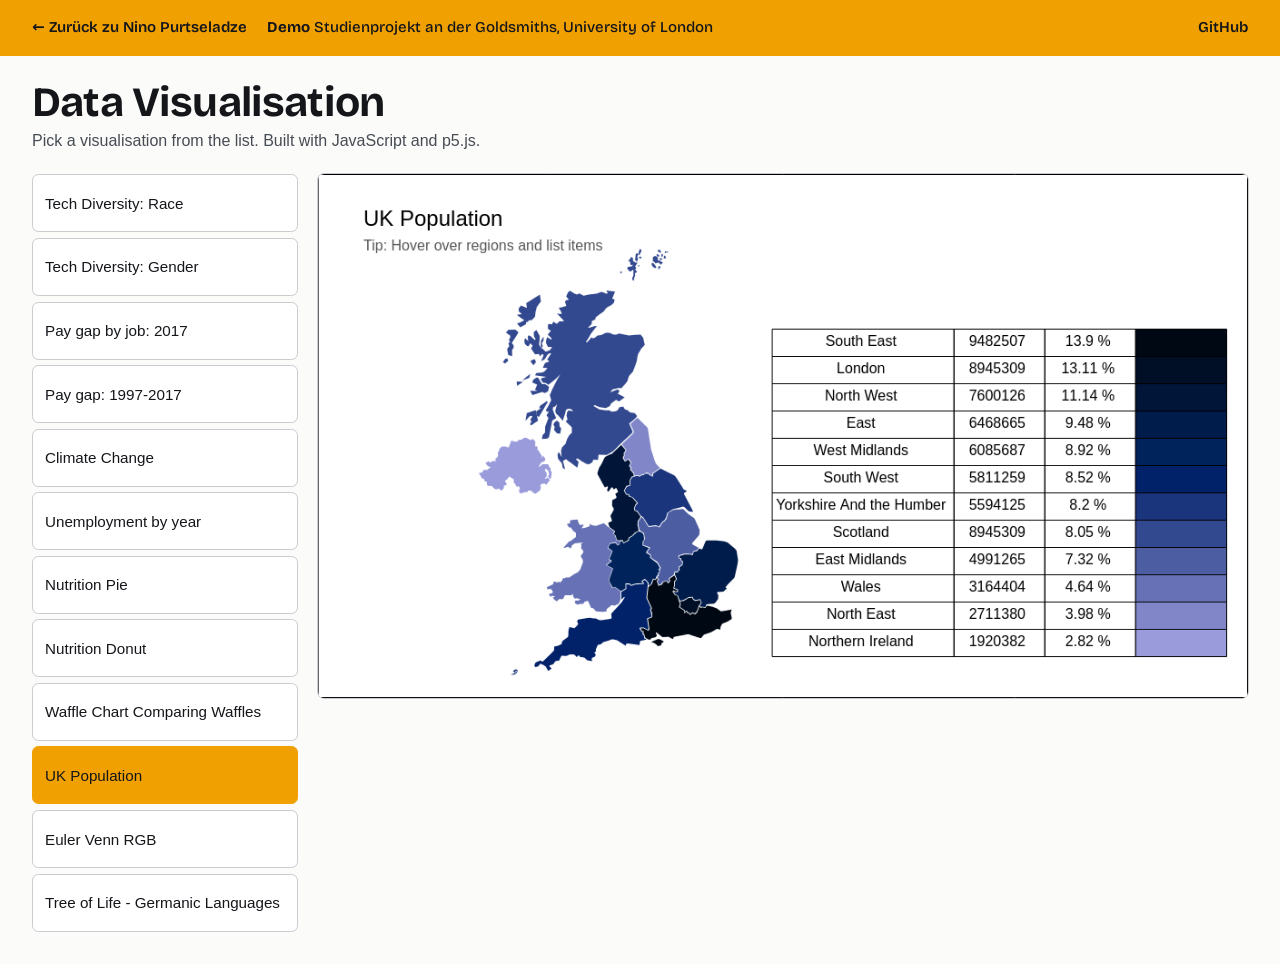
<file: projects/data-visualisation/index.html>
<!DOCTYPE html>
<html lang="en">
  <head>
    <meta charset="utf-8">
    <meta http-equiv="X-UA-Compatible" content="IE=edge">
    <meta name="viewport" content="width=device-width, initial-scale=1">
    <link rel="icon" href="/favicon.ico" sizes="32x32">
<link rel="icon" href="/favicon.svg" type="image/svg+xml">
<link rel="apple-touch-icon" href="/apple-touch-icon.png">
<title>Data Visualisation, Demo, Nino Purtseladze</title>
    <meta name="robots" content="noindex">
    <meta name="description" content="Live-Demo: Galerie interaktiver Datenvisualisierungen mit p5.js, Studienprojekt von Nino Purtseladze.">

    <!-- Libraries -->
    <script src="data-embedded.js"></script>
    <script src="lib/p5.min.js"></script>
    <script src="lib/p5.dom.min.js"></script>
    <script src="demo-patch.js"></script>


    <link rel="stylesheet" href="style.css">
    <link rel="stylesheet" href="demo.css">
    <link rel="stylesheet" href="../demo-bar.css">

    <!-- Main sketch file -->
    <script src="sketch.js"></script>

    <!-- Main visualisation files -->
    <script src="tech-diversity-race.js"></script>
    <script src="tech-diversity-gender.js"></script>
    <script src="pay-gap-by-job-2017.js"></script>
    <script src="pay-gap-1997-2017.js"></script>
    <script src="climate-change.js"></script>
    <script src="unemployment-by-year.js"></script>

    <!-- Add extra scripts below -->
    <script src="nutrition.js"></script>
    <script src="nutrition-donut.js"></script>
    <script src="waffle-chart.js"></script>
    <script src="uk-regions.js"></script>
    <script src="euler-venn.js"></script>
    <script src="helper-functions.js"></script>
    <script src="gallery.js"></script>
    <script src="pie-chart.js"></script>
    <script src="linear-graph-chart-gallery.js"></script>
    <script src="donut-chart.js"></script>
    <script src="waffle-chart-comparing-waffles.js"></script>
    <script src="uk-map.js"></script>
    <script src="tree-of-life.js"></script>

  </head>
  <body>
    <div class="dbar" data-lang="de">
      <a href="/#projekte">&larr; <span data-l="de">Zurück zu Nino Purtseladze</span><span data-l="en">Back to Nino Purtseladze</span><span data-l="ka">ნინო ფურცელაძესთან დაბრუნება</span></a>
      <span class="dmid"><b>Demo</b> <span data-l="de">Studienprojekt an der Goldsmiths, University of London</span><span data-l="en">University project at Goldsmiths, University of London</span><span data-l="ka">საუნივერსიტეტო პროექტი, გოლდსმიტსი, ლონდონის უნივერსიტეტი</span></span>
      <a href="https://github.com/Rijaxa/Data-Visualisation" rel="noopener" target="_blank">GitHub</a>
    </div>
    <header class="dvhead">
      <h1>Data Visualisation</h1>
      <p>Pick a visualisation from the list. Built with JavaScript and p5.js.</p>
    </header>
    <div id="app" class="container">
      <ul id="visuals-menu"></ul>
    </div>
    <script src="../demo-bar.js"></script>
  <script data-goatcounter="https://ninop.goatcounter.com/count" async src="/count.js"></script>
</body>
</html>
</file>
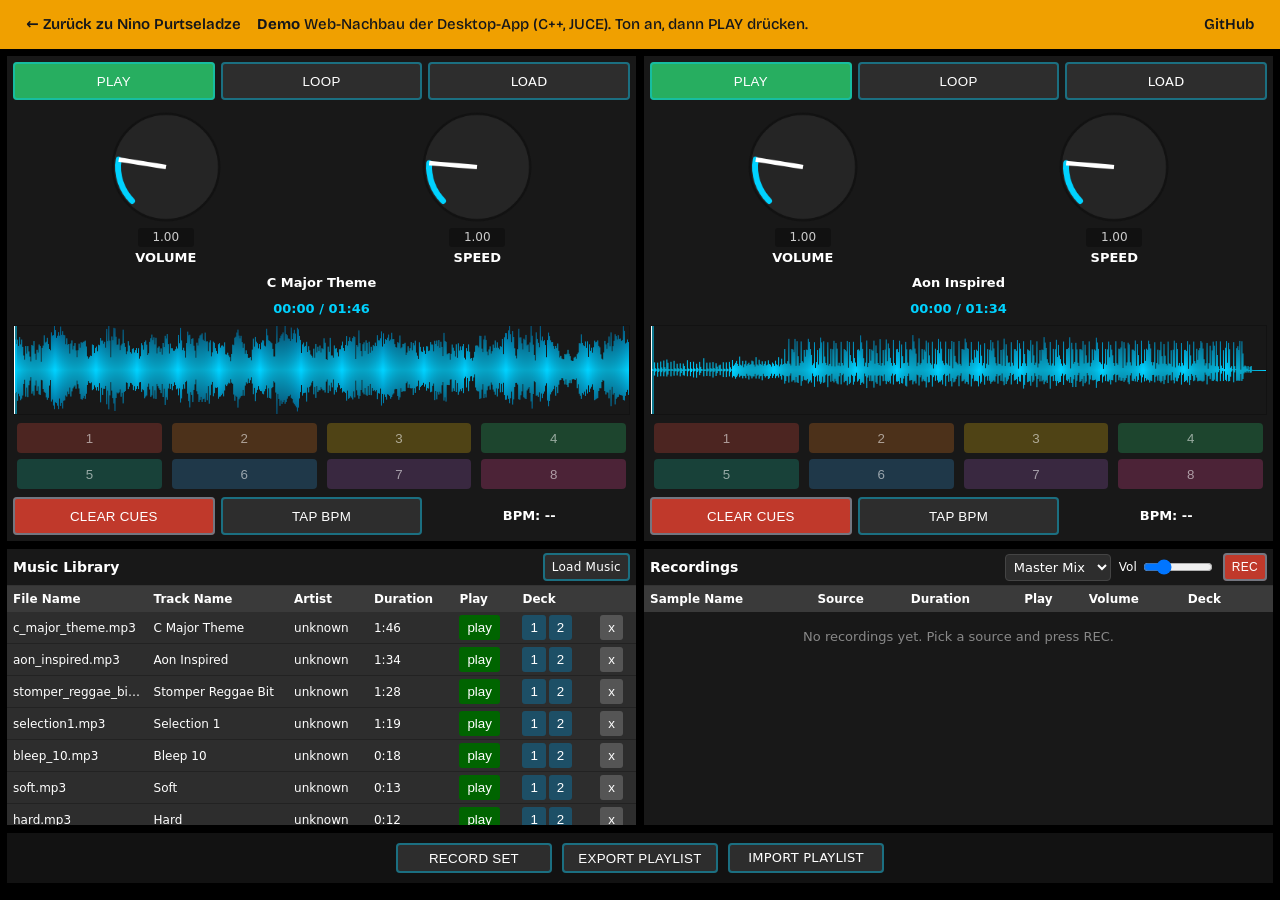
<file: projects/dj-software/index.html>
<!DOCTYPE html>
<html lang="en">
<head>
<meta charset="utf-8">
<meta name="viewport" content="width=device-width, initial-scale=1">
<meta name="robots" content="noindex">
    <meta name="description" content="Live-Demo: Otodecks, DJ-Software als Web-Nachbau, Studienprojekt von Nino Purtseladze.">
<link rel="icon" href="/favicon.ico" sizes="32x32">
<link rel="icon" href="/favicon.svg" type="image/svg+xml">
<link rel="apple-touch-icon" href="/apple-touch-icon.png">
<title>Otodecks, DJ Software Demo, Nino Purtseladze</title>
<link rel="stylesheet" href="style.css">
<link rel="stylesheet" href="../demo-bar.css">
</head>
<body>
<div class="dbar" data-lang="de">
  <a href="/#projekte">&larr; <span data-l="de">Zurück zu Nino Purtseladze</span><span data-l="en">Back to Nino Purtseladze</span><span data-l="ka">ნინო ფურცელაძესთან დაბრუნება</span></a>
  <span class="dmid"><b>Demo</b> <span data-l="de">Web-Nachbau der Desktop-App (C++, JUCE). Ton an, dann PLAY drücken.</span><span data-l="en">Web rebuild of the desktop app (C++, JUCE). Sound on, then press PLAY.</span><span data-l="ka">დესკტოპ აპის (C++, JUCE) ვებ ვერსია. ჩართეთ ხმა და დააჭირეთ PLAY-ს.</span></span>
  <a href="https://github.com/Rijaxa/DJ-Software" target="_blank" rel="noopener">GitHub</a>
</div>

<div class="app" id="app">
  <section class="deck" data-deck="1"></section>
  <section class="deck" data-deck="2"></section>

  <section class="panel lib">
    <header class="phead">
      <h2>Music Library</h2>
      <label class="btn small">Load Music<input type="file" accept="audio/*" multiple hidden id="libFile"></label>
    </header>
    <div class="tablewrap">
      <table class="tbl" id="libTable">
        <thead><tr><th>File Name</th><th>Track Name</th><th>Artist</th><th>Duration</th><th>Play</th><th>Deck</th><th></th></tr></thead>
        <tbody></tbody>
      </table>
    </div>
  </section>

  <section class="panel rec">
    <header class="phead">
      <h2>Recordings</h2>
      <div class="phctl">
        <select id="recSource" aria-label="Recording source">
          <option value="mic">Microphone</option>
          <option value="1">Deck 1</option>
          <option value="2">Deck 2</option>
          <option value="master" selected>Master Mix</option>
        </select>
        <label class="vol">Vol <input type="range" id="recVol" min="0" max="3" step="0.01" value="0.75"></label>
        <button class="btn small recbtn" id="recBtn">REC</button>
      </div>
    </header>
    <div class="tablewrap">
      <table class="tbl" id="recTable">
        <thead><tr><th>Sample Name</th><th>Source</th><th>Duration</th><th>Play</th><th>Volume</th><th>Deck</th><th></th></tr></thead>
        <tbody></tbody>
      </table>
      <p class="empty" id="recEmpty">No recordings yet. Pick a source and press REC.</p>
    </div>
  </section>

  <footer class="session">
    <button class="btn" id="setBtn">RECORD SET</button>
    <button class="btn" id="exportBtn">EXPORT PLAYLIST</button>
    <label class="btn">IMPORT PLAYLIST<input type="file" accept=".m3u,.txt" hidden id="importFile"></label>
  </footer>
</div>

<template id="deckTpl">
  <div class="row3">
    <button class="btn play">PLAY</button>
    <button class="btn loop" aria-pressed="false">LOOP</button>
    <label class="btn load">LOAD<input type="file" accept="audio/*" hidden></label>
  </div>
  <div class="dials">
    <div class="dialbox"><canvas class="dial vol" width="160" height="160" tabindex="0" role="slider" aria-label="Volume" aria-valuemin="0" aria-valuemax="5"></canvas><span class="dval vv">1.00</span><span class="dlab">VOLUME</span></div>
    <div class="dialbox"><canvas class="dial spd" width="160" height="160" tabindex="0" role="slider" aria-label="Speed" aria-valuemin="0.1" aria-valuemax="5"></canvas><span class="dval sv">1.00</span><span class="dlab">SPEED</span></div>
  </div>
  <div class="tname">No track loaded</div>
  <div class="ttime">00:00 / 00:00</div>
  <canvas class="wave" height="120"></canvas>
  <div class="cues"></div>
  <div class="row3">
    <button class="btn clear">CLEAR CUES</button>
    <button class="btn tap">TAP BPM</button>
    <div class="bpm">BPM: --</div>
  </div>
</template>

<script src="../demo-bar.js"></script>
<script src="peaks.js"></script>
<script src="app.js"></script>
<script data-goatcounter="https://ninop.goatcounter.com/count" async src="/count.js"></script>
</body>
</html>
</file>
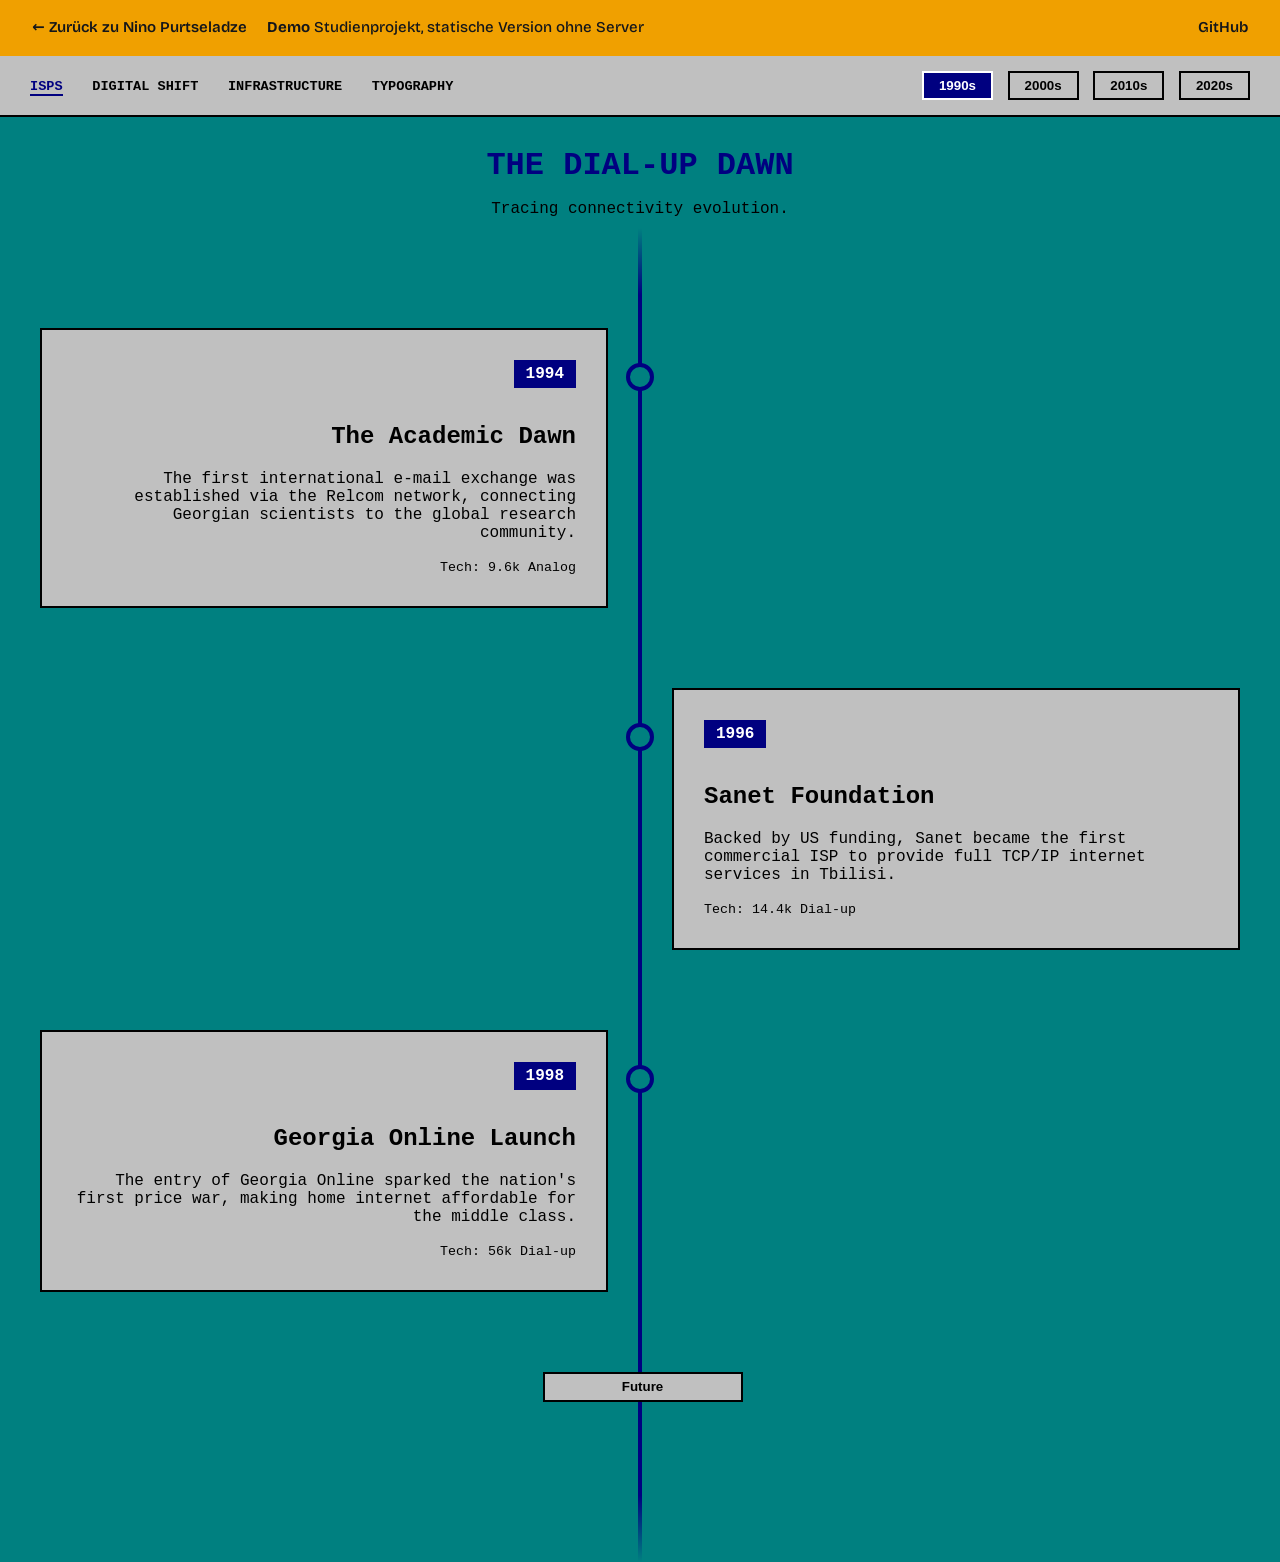
<file: projects/georgian-internet-history/index.html>
<!DOCTYPE html>
<html lang="en">
<head>
    <meta charset="utf-8">
    <meta name="viewport" content="width=device-width, initial-scale=1">
    <meta name="robots" content="noindex">
    <link rel="icon" href="/favicon.ico" sizes="32x32">
<link rel="icon" href="/favicon.svg" type="image/svg+xml">
<link rel="apple-touch-icon" href="/apple-touch-icon.png">
<title>History: ISPs</title>
    <meta name="description" content="Explore the history of internet service providers in Georgia, from early 1990s dial-up networks to modern satellite and 5G connectivity.">
    <link rel="stylesheet" href="style.css">
    <link rel="stylesheet" href="../demo-bar.css">
</head>
<body class="theme-2020s" data-page="isps">
<div class="dbar" data-lang="de">
  <a href="/#projekte">&larr; <span data-l="de">Zurück zu Nino Purtseladze</span><span data-l="en">Back to Nino Purtseladze</span><span data-l="ka">ნინო ფურცელაძესთან დაბრუნება</span></a>
  <span class="dmid"><b>Demo</b> <span data-l="de">Studienprojekt, statische Version ohne Server</span><span data-l="en">University project, static version without server</span><span data-l="ka">საუნივერსიტეტო პროექტი, სტატიკური ვერსია სერვერის გარეშე</span></span>
  <a href="https://github.com/Rijaxa/Georgian-Internet-History" rel="noopener" target="_blank">GitHub</a>
</div>
    <nav class="main-nav">
        <strong class="mobile-brand">Digital History</strong>
        <button class="hamburger" type="button" aria-controls="nav-menu" onclick="toggleMenu()">☰ Menu</button>
        <div class="nav-menu" id="nav-menu">
            <div class="nav-links">
                <a href="./" class="active">ISPs</a>
                <a href="revolution.html">Digital Shift</a>
                <a href="infrastructure.html">Infrastructure</a>
                <a href="typography.html">Typography</a>
            </div>
            <div class="era-controls">
                <button onclick="setEra('1990s')">1990s</button>
                <button onclick="setEra('2000s')">2000s</button>
                <button onclick="setEra('2010s')">2010s</button>
                <button onclick="setEra('2020s')">2020s</button>
            </div>
        </div>
    </nav>
    <main><header class="page-header"><h1 class="historic-title">The Dial-Up Dawn</h1><p>Tracing connectivity evolution.</p></header><div id="dynamic-container" class="timeline-container"></div></main>
    <script src="../demo-bar.js"></script>
    <script src="data.js" defer></script>
    <script src="script.js" defer></script>
<script data-goatcounter="https://ninop.goatcounter.com/count" async src="/count.js"></script>
</body>
</html>
</file>
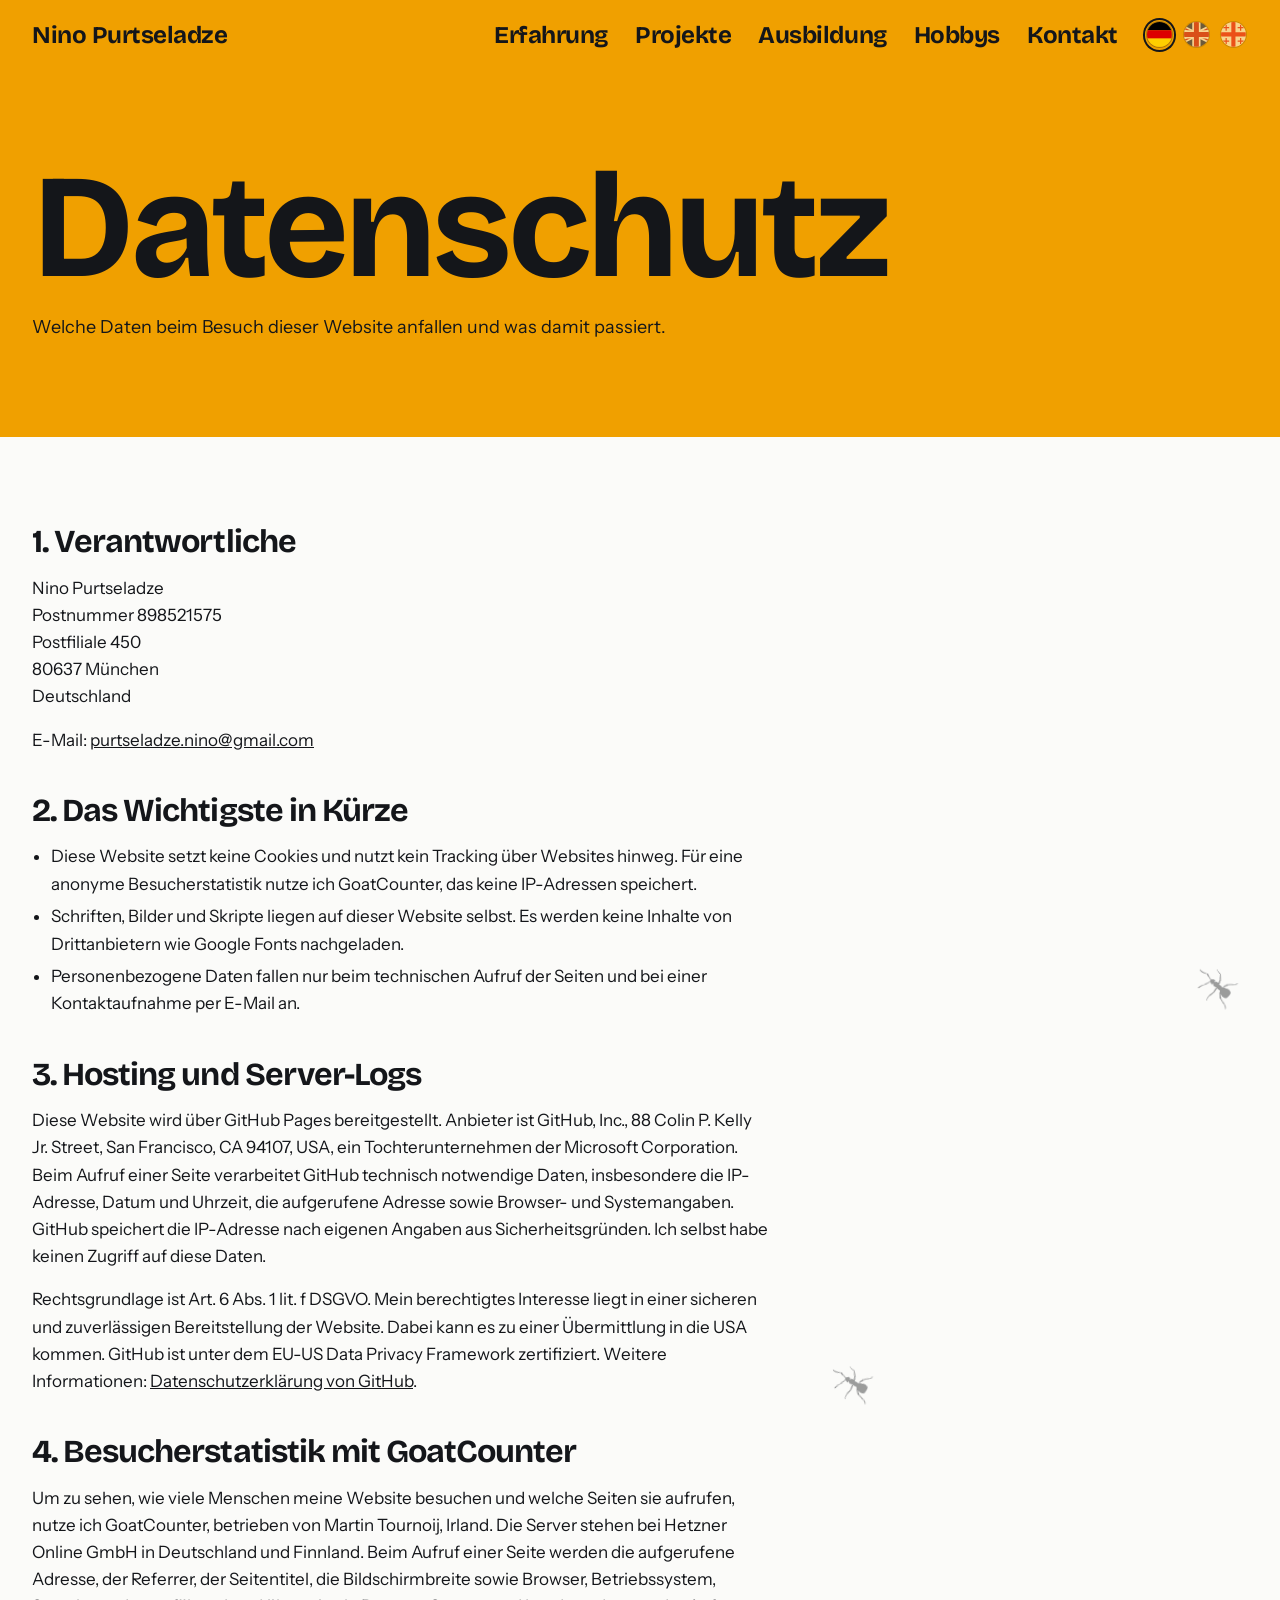
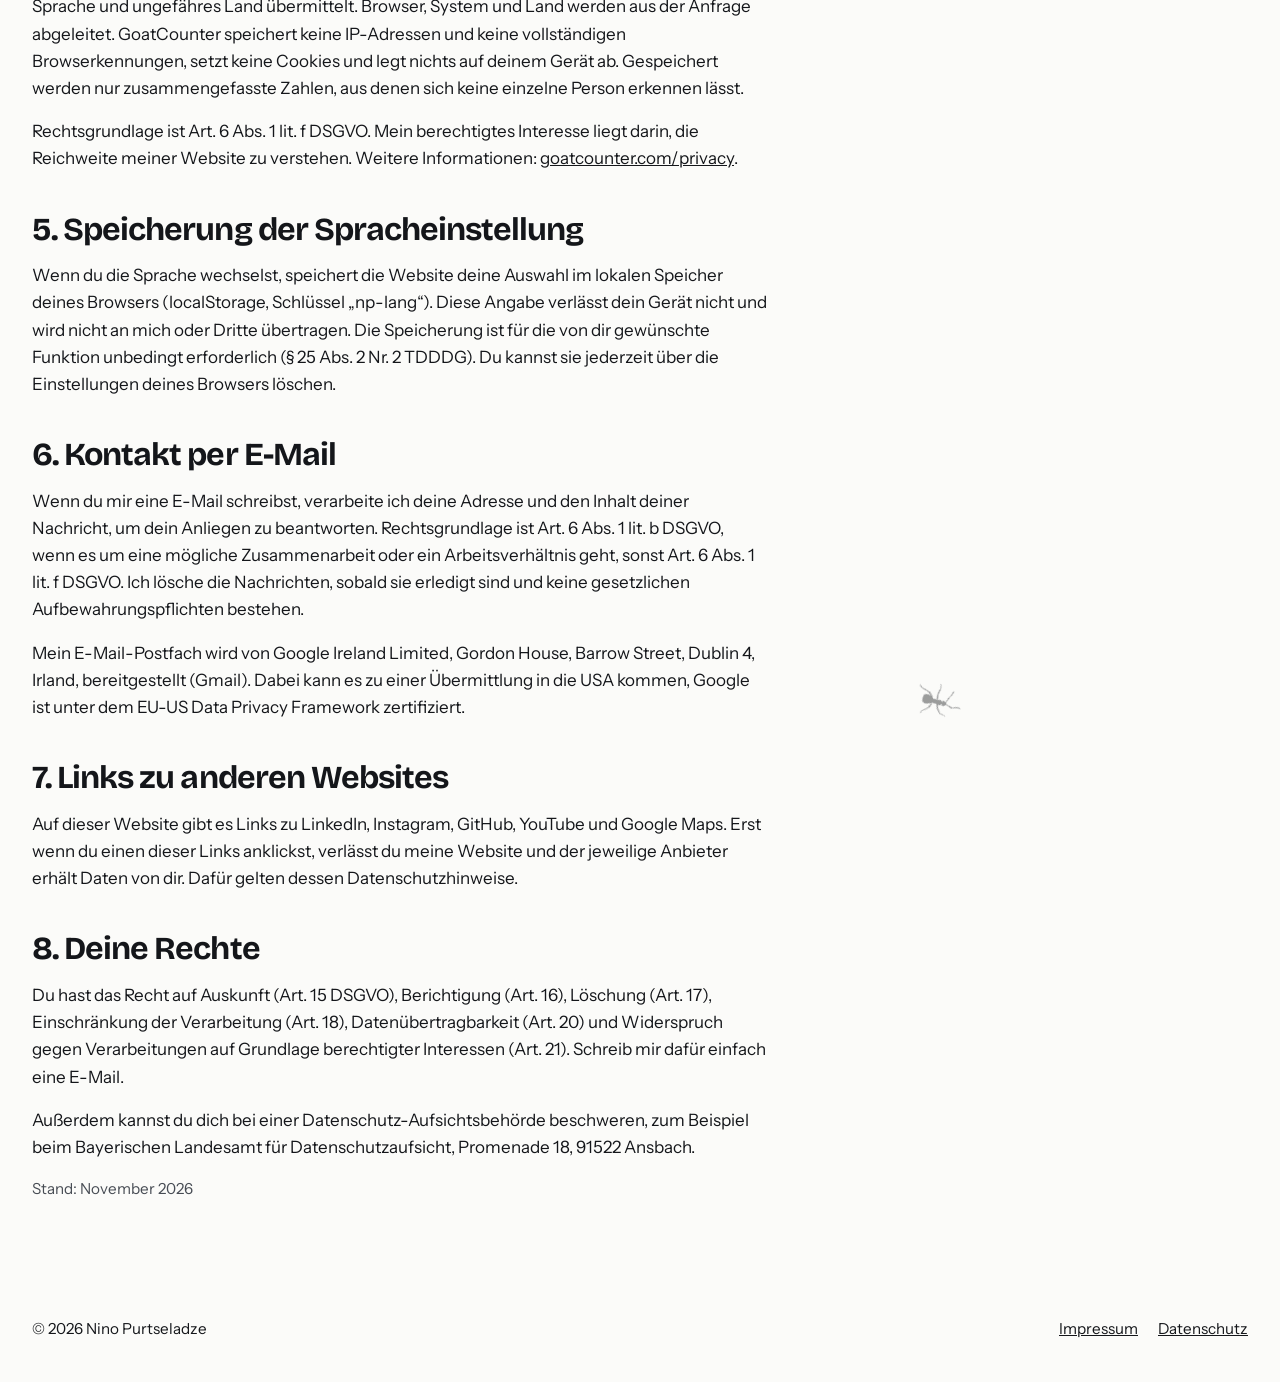
<file: datenschutz.html>
<!DOCTYPE html>
<html lang="de">
<head>
<meta charset="utf-8">
<meta name="viewport" content="width=device-width, initial-scale=1">
<link rel="icon" href="/favicon.ico" sizes="32x32">
<link rel="icon" href="/favicon.svg" type="image/svg+xml">
<link rel="apple-touch-icon" href="/apple-touch-icon.png">
<title>Datenschutz, Nino Purtseladze</title>
<meta name="description" content="Datenschutzerklärung von ninop.de. Keine Cookies, nur eine anonyme Besucherstatistik.">
<meta name="robots" content="noindex">
<link rel="canonical" href="https://ninop.de/datenschutz">
<link rel="stylesheet" href="site.css">
<style>
.top{background:var(--mustard);padding:1.25rem max(clamp(1.25rem,5vw,2rem),calc((100% - 1280px)/2 + clamp(1.25rem,5vw,2rem))) clamp(3rem,8vw,6rem)}
.top h1{margin:clamp(3rem,9vw,7rem) 0 1.25rem}
.bar nav a.cur::after{transform:scaleX(1)}
.legal{max-width:46rem}
.legal h2{font-size:clamp(1.5rem,3vw,2rem);margin:calc(var(--g-b)*1.25) 0 var(--g-p)}
.legal h2:first-child{margin-top:0}
.legal h3{font:650 1.2rem/1.3 var(--d);margin:var(--g-b) 0 var(--g-s)}
.legal p,.legal ul,.legal address{margin:0;font-style:normal}
.legal p+p,.legal p+ul,.legal ul+p,.legal address+p,.legal p+address{margin-top:var(--g-p)}
.legal ul{padding-left:1.2rem}.legal li+li{margin-top:.35rem}
.legal .lnote{color:var(--muted);font-size:.95rem}
.legal .addr{display:inline;margin:0}
mark.todo{background:#ffe08a;color:var(--ink);padding:0 .25rem;border-radius:.2rem}
</style>
<script>window.NP_T={de:"Datenschutz, Nino Purtseladze",en:"Privacy, Nino Purtseladze",ka:"კონფიდენციალურობა, ნინო ფურცელაძე"}</script>
</head>
<body id="top">
<header class="top">
  <div class="bar">
    <a href="/"><span data-l="de">Nino Purtseladze</span><span data-l="en">Nino Purtseladze</span><span data-l="ka">ნინო ფურცელაძე</span></a>
    <nav aria-label="Navigation">
      <a href="/#erfahrung"><span data-l="de">Erfahrung</span><span data-l="en">Experience</span><span data-l="ka">გამოცდილება</span></a>
      <a href="/#projekte"><span data-l="de">Projekte</span><span data-l="en">Projects</span><span data-l="ka">პროექტები</span></a>
      <a href="/#ausbildung"><span data-l="de">Ausbildung</span><span data-l="en">Education</span><span data-l="ka">განათლება</span></a>
      <a href="/#hobbys"><span data-l="de">Hobbys</span><span data-l="en">Hobbies</span><span data-l="ka">ჰობები</span></a>
      <a href="/#kontakt"><span data-l="de">Kontakt</span><span data-l="en">Contact</span><span data-l="ka">კონტაქტი</span></a>
      <span class="lang"><button type="button" data-set="de" aria-pressed="true" aria-label="Deutsch" title="Deutsch"><svg viewBox="0 0 24 24" aria-hidden="true"><rect width="24" height="8" fill="#000"/><rect y="8" width="24" height="8" fill="#DD0000"/><rect y="16" width="24" height="8" fill="#FFCE00"/></svg></button><button type="button" data-set="en" aria-pressed="false" aria-label="English" title="English"><svg viewBox="15 0 30 30" aria-hidden="true"><path fill="#012169" d="M0 0h60v30H0z"/><path stroke="#fff" stroke-width="6" d="M0 0l60 30m0-30L0 30"/><path stroke="#C8102E" stroke-width="2" d="M0 0l60 30m0-30L0 30"/><path stroke="#fff" stroke-width="10" d="M30 0v30M0 15h60"/><path stroke="#C8102E" stroke-width="6" d="M30 0v30M0 15h60"/></svg></button><button type="button" data-set="ka" aria-pressed="false" aria-label="ქართული" title="ქართული"><svg viewBox="0 0 24 24" aria-hidden="true"><rect width="24" height="24" fill="#fff"/><path fill="#E8112D" d="M10 0h4v24h-4zM0 10h24v4H0z"/><path stroke="#E8112D" stroke-width="1.2" d="M5 2.6v5.8M2.1 5.5h5.8M19 2.6v5.8M16.1 5.5h5.8M5 15.6v5.8M2.1 18.5h5.8M19 15.6v5.8M16.1 18.5h5.8"/></svg></button></span>
    </nav>
  </div>
  <h1><span data-l="de">Datenschutz</span><span data-l="en">Privacy</span><span data-l="ka">კონფიდენციალურობა</span></h1>
  <p class="sub"><span data-l="de">Welche Daten beim Besuch dieser Website anfallen und was damit passiert.</span><span data-l="en">What data is processed when you visit this website and what happens to it.</span><span data-l="ka">რა მონაცემები მუშავდება ამ ვებსაიტზე და რა ემართება მათ.</span></p>
</header>

<main>
<section>
<div class="wrap"><div class="legal">
<p class="lnote"><span data-l="de"></span><span data-l="en">The English version is a courtesy translation. The German version is legally binding.</span><span data-l="ka">იურიდიული ტექსტი ხელმისაწვდომია გერმანულ და ინგლისურ ენებზე. სავალდებულოა გერმანული ვერსია.</span></p>
<div data-l="de"><h2>1. Verantwortliche</h2>
<address>Nino Purtseladze<br>Postnummer 898521575<br>Postfiliale 450<br>80637 München<br>Deutschland</address>
<p>E-Mail: <a class="mail" href="/#kontakt"><span class="addr"></span></a></p>
<h2>2. Das Wichtigste in Kürze</h2>
<ul>
<li>Diese Website setzt keine Cookies und nutzt kein Tracking über Websites hinweg. Für eine anonyme Besucherstatistik nutze ich GoatCounter, das keine IP-Adressen speichert.</li>
<li>Schriften, Bilder und Skripte liegen auf dieser Website selbst. Es werden keine Inhalte von Drittanbietern wie Google Fonts nachgeladen.</li>
<li>Personenbezogene Daten fallen nur beim technischen Aufruf der Seiten und bei einer Kontaktaufnahme per E-Mail an.</li>
</ul>
<h2>3. Hosting und Server-Logs</h2>
<p>Diese Website wird über GitHub Pages bereitgestellt. Anbieter ist GitHub, Inc., 88 Colin P. Kelly Jr. Street, San Francisco, CA 94107, USA, ein Tochterunternehmen der Microsoft Corporation. Beim Aufruf einer Seite verarbeitet GitHub technisch notwendige Daten, insbesondere die IP-Adresse, Datum und Uhrzeit, die aufgerufene Adresse sowie Browser- und Systemangaben. GitHub speichert die IP-Adresse nach eigenen Angaben aus Sicherheitsgründen. Ich selbst habe keinen Zugriff auf diese Daten.</p>
<p>Rechtsgrundlage ist Art. 6 Abs. 1 lit. f DSGVO. Mein berechtigtes Interesse liegt in einer sicheren und zuverlässigen Bereitstellung der Website. Dabei kann es zu einer Übermittlung in die USA kommen. GitHub ist unter dem EU-US Data Privacy Framework zertifiziert. Weitere Informationen: <a href="https://docs.github.com/de/site-policy/privacy-policies/github-general-privacy-statement" rel="noopener" target="_blank">Datenschutzerklärung von GitHub</a>.</p>
<h2>4. Besucherstatistik mit GoatCounter</h2>
<p>Um zu sehen, wie viele Menschen meine Website besuchen und welche Seiten sie aufrufen, nutze ich GoatCounter, betrieben von Martin Tournoij, Irland. Die Server stehen bei Hetzner Online GmbH in Deutschland und Finnland. Beim Aufruf einer Seite werden die aufgerufene Adresse, der Referrer, der Seitentitel, die Bildschirmbreite sowie Browser, Betriebssystem, Sprache und ungefähres Land übermittelt. Browser, System und Land werden aus der Anfrage abgeleitet. GoatCounter speichert keine IP-Adressen und keine vollständigen Browserkennungen, setzt keine Cookies und legt nichts auf deinem Gerät ab. Gespeichert werden nur zusammengefasste Zahlen, aus denen sich keine einzelne Person erkennen lässt.</p>
<p>Rechtsgrundlage ist Art. 6 Abs. 1 lit. f DSGVO. Mein berechtigtes Interesse liegt darin, die Reichweite meiner Website zu verstehen. Weitere Informationen: <a href="https://www.goatcounter.com/privacy" rel="noopener" target="_blank">goatcounter.com/privacy</a>.</p>
<h2>5. Speicherung der Spracheinstellung</h2>
<p>Wenn du die Sprache wechselst, speichert die Website deine Auswahl im lokalen Speicher deines Browsers (localStorage, Schlüssel „np-lang“). Diese Angabe verlässt dein Gerät nicht und wird nicht an mich oder Dritte übertragen. Die Speicherung ist für die von dir gewünschte Funktion unbedingt erforderlich (§ 25 Abs. 2 Nr. 2 TDDDG). Du kannst sie jederzeit über die Einstellungen deines Browsers löschen.</p>
<h2>6. Kontakt per E-Mail</h2>
<p>Wenn du mir eine E-Mail schreibst, verarbeite ich deine Adresse und den Inhalt deiner Nachricht, um dein Anliegen zu beantworten. Rechtsgrundlage ist Art. 6 Abs. 1 lit. b DSGVO, wenn es um eine mögliche Zusammenarbeit oder ein Arbeitsverhältnis geht, sonst Art. 6 Abs. 1 lit. f DSGVO. Ich lösche die Nachrichten, sobald sie erledigt sind und keine gesetzlichen Aufbewahrungspflichten bestehen.</p>
<p>Mein E-Mail-Postfach wird von Google Ireland Limited, Gordon House, Barrow Street, Dublin 4, Irland, bereitgestellt (Gmail). Dabei kann es zu einer Übermittlung in die USA kommen, Google ist unter dem EU-US Data Privacy Framework zertifiziert.</p>
<h2>7. Links zu anderen Websites</h2>
<p>Auf dieser Website gibt es Links zu LinkedIn, Instagram, GitHub, YouTube und Google Maps. Erst wenn du einen dieser Links anklickst, verlässt du meine Website und der jeweilige Anbieter erhält Daten von dir. Dafür gelten dessen Datenschutzhinweise.</p>
<h2>8. Deine Rechte</h2>
<p>Du hast das Recht auf Auskunft (Art. 15 DSGVO), Berichtigung (Art. 16), Löschung (Art. 17), Einschränkung der Verarbeitung (Art. 18), Datenübertragbarkeit (Art. 20) und Widerspruch gegen Verarbeitungen auf Grundlage berechtigter Interessen (Art. 21). Schreib mir dafür einfach eine E-Mail.</p>
<p>Außerdem kannst du dich bei einer Datenschutz-Aufsichtsbehörde beschweren, zum Beispiel beim Bayerischen Landesamt für Datenschutzaufsicht, Promenade 18, 91522 Ansbach.</p>
<p class="lnote">Stand: November 2026</p></div><div data-l="en"><h2>1. Controller</h2>
<address>Nino Purtseladze<br>Postnummer 898521575<br>Postfiliale 450<br>80637 München<br>Deutschland</address>
<p>Email: <a class="mail" href="/#kontakt"><span class="addr"></span></a></p>
<h2>2. Summary</h2>
<ul>
<li>This website does not set cookies and does not track you across websites. For anonymous visitor statistics I use GoatCounter, which does not store IP addresses.</li>
<li>Fonts, images and scripts are hosted on this website itself. Nothing is loaded from third parties such as Google Fonts.</li>
<li>Personal data is only processed when the pages are technically delivered and when you contact me by email.</li>
</ul>
<h2>3. Hosting and server logs</h2>
<p>This website is served via GitHub Pages, provided by GitHub, Inc., 88 Colin P. Kelly Jr. Street, San Francisco, CA 94107, USA, a subsidiary of Microsoft Corporation. When you open a page, GitHub processes technically necessary data, in particular your IP address, date and time, the requested address and browser and system information. According to GitHub, IP addresses are stored for security purposes. I have no access to this data myself.</p>
<p>The legal basis is Art. 6(1)(f) GDPR. My legitimate interest is providing the website securely and reliably. Data may be transferred to the USA. GitHub is certified under the EU-US Data Privacy Framework. More information: <a href="https://docs.github.com/en/site-policy/privacy-policies/github-general-privacy-statement" rel="noopener" target="_blank">GitHub Privacy Statement</a>.</p>
<h2>4. Visitor statistics with GoatCounter</h2>
<p>To see how many people visit my website and which pages they open, I use GoatCounter, operated by Martin Tournoij, Ireland. Its servers are run by Hetzner Online GmbH in Germany and Finland. When you open a page, the requested address, the referrer, the page title, your screen width and your browser, operating system, language and approximate country are sent. Browser, system and country are derived from the request. GoatCounter does not store IP addresses or full browser identifiers, does not set cookies and stores nothing on your device. Only aggregated numbers are kept, which cannot identify any individual person.</p>
<p>The legal basis is Art. 6(1)(f) GDPR. My legitimate interest is understanding how many people my website reaches. More information: <a href="https://www.goatcounter.com/privacy" rel="noopener" target="_blank">goatcounter.com/privacy</a>.</p>
<h2>5. Storing your language choice</h2>
<p>When you switch the language, the website stores your choice in your browser's local storage (localStorage, key "np-lang"). This information never leaves your device and is not sent to me or to third parties. Storing it is strictly necessary for the function you requested (§ 25(2) no. 2 TDDDG). You can delete it at any time in your browser settings.</p>
<h2>6. Contact by email</h2>
<p>If you email me, I process your address and the content of your message to reply to you. The legal basis is Art. 6(1)(b) GDPR when it concerns a possible collaboration or employment, otherwise Art. 6(1)(f) GDPR. I delete messages once they are dealt with, unless legal retention periods apply.</p>
<p>My mailbox is provided by Google Ireland Limited, Gordon House, Barrow Street, Dublin 4, Ireland (Gmail). Data may be transferred to the USA, Google is certified under the EU-US Data Privacy Framework.</p>
<h2>7. Links to other websites</h2>
<p>This website links to LinkedIn, Instagram, GitHub, YouTube and Google Maps. Only when you click one of these links do you leave my website and the provider receives data from you. Their privacy policies apply.</p>
<h2>8. Your rights</h2>
<p>You have the right of access (Art. 15 GDPR), rectification (Art. 16), erasure (Art. 17), restriction of processing (Art. 18), data portability (Art. 20) and to object to processing based on legitimate interests (Art. 21). Just send me an email.</p>
<p>You can also lodge a complaint with a data protection supervisory authority, for example the Bavarian State Office for Data Protection Supervision (BayLDA), Promenade 18, 91522 Ansbach, Germany.</p>
<p class="lnote">Last updated: November 2026</p></div>
</div></div>
</section>
</main>

<footer>
  <div class="wrap">
    <span>&copy; 2026 <span data-l="de">Nino Purtseladze</span><span data-l="en">Nino Purtseladze</span><span data-l="ka">ნინო ფურცელაძე</span></span>
    <span><a href="/impressum">Impressum</a><a href="/datenschutz"><span data-l="de">Datenschutz</span><span data-l="en">Privacy</span><span data-l="ka">კონფიდენციალურობა</span></a></span>
  </div>
</footer>

<script src="site.js"></script>
<script data-goatcounter="https://ninop.goatcounter.com/count" async src="/count.js"></script>
</body>
</html>
</file>
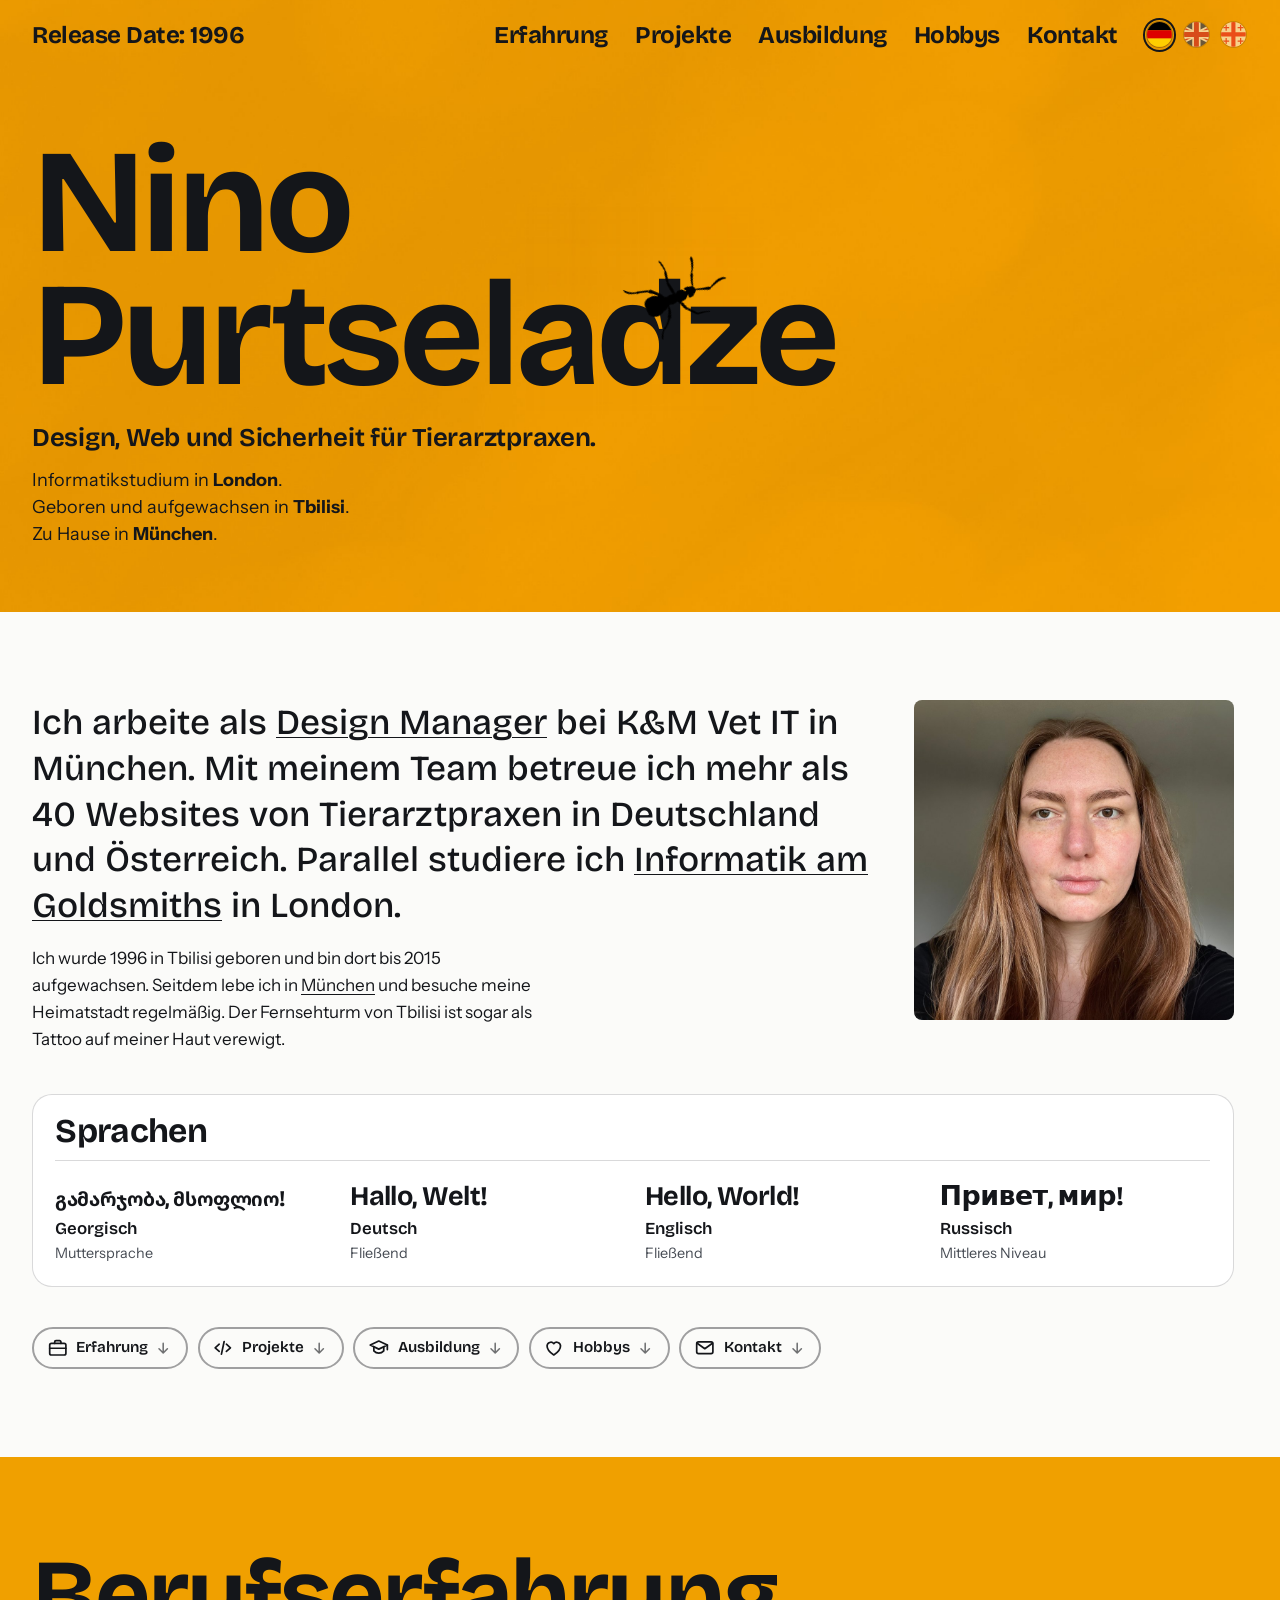
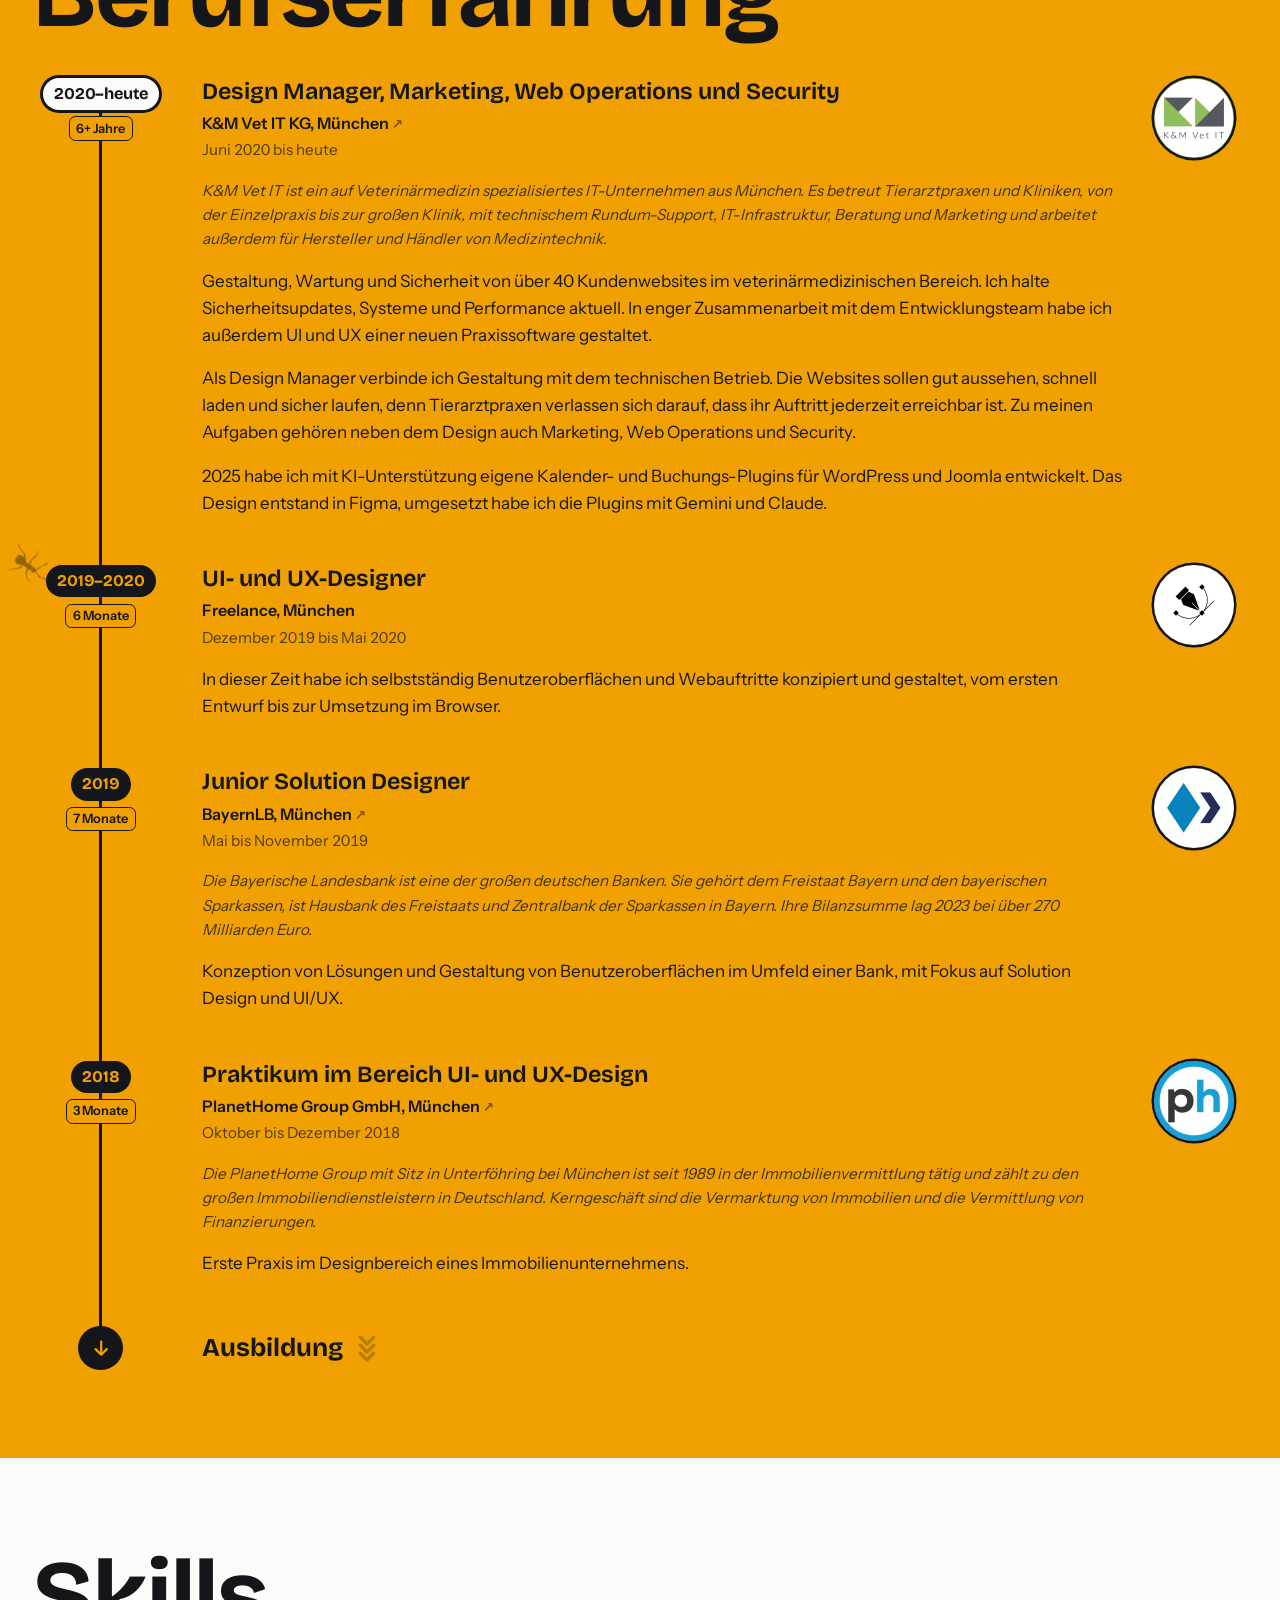
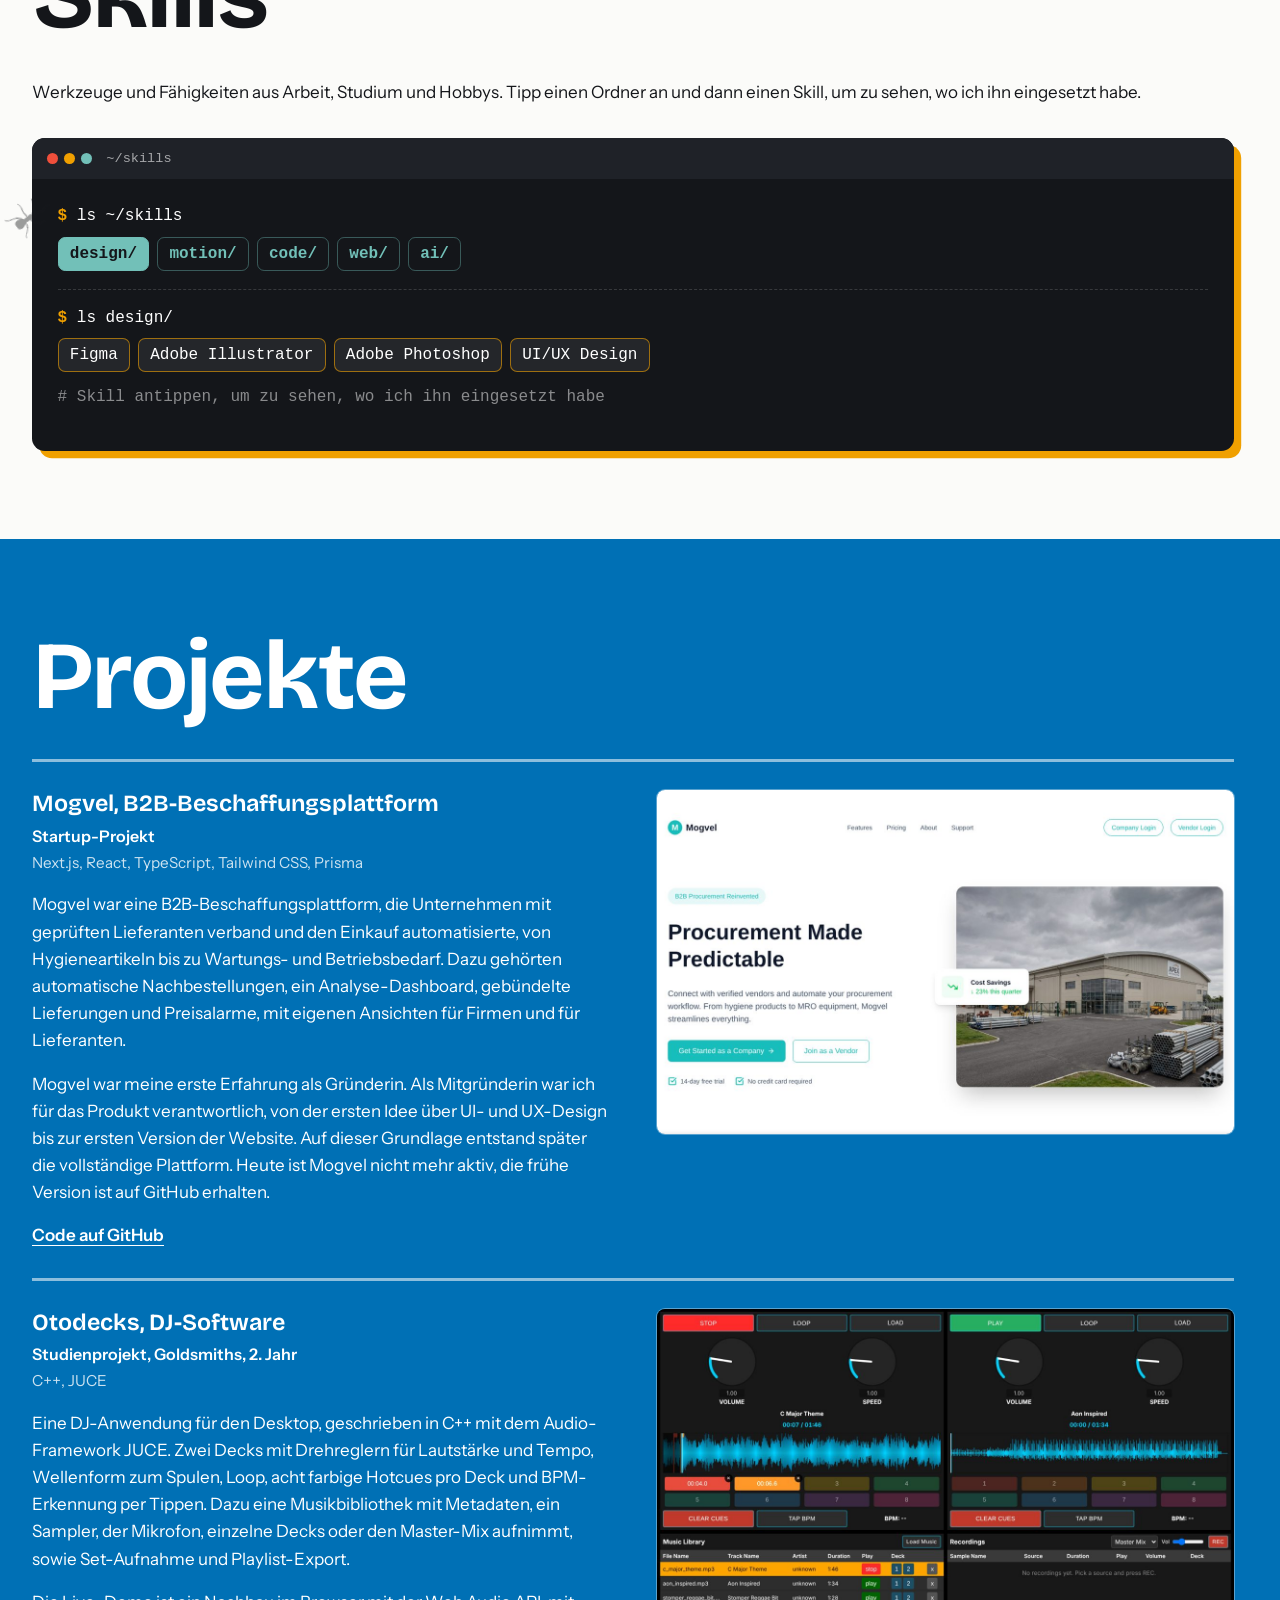
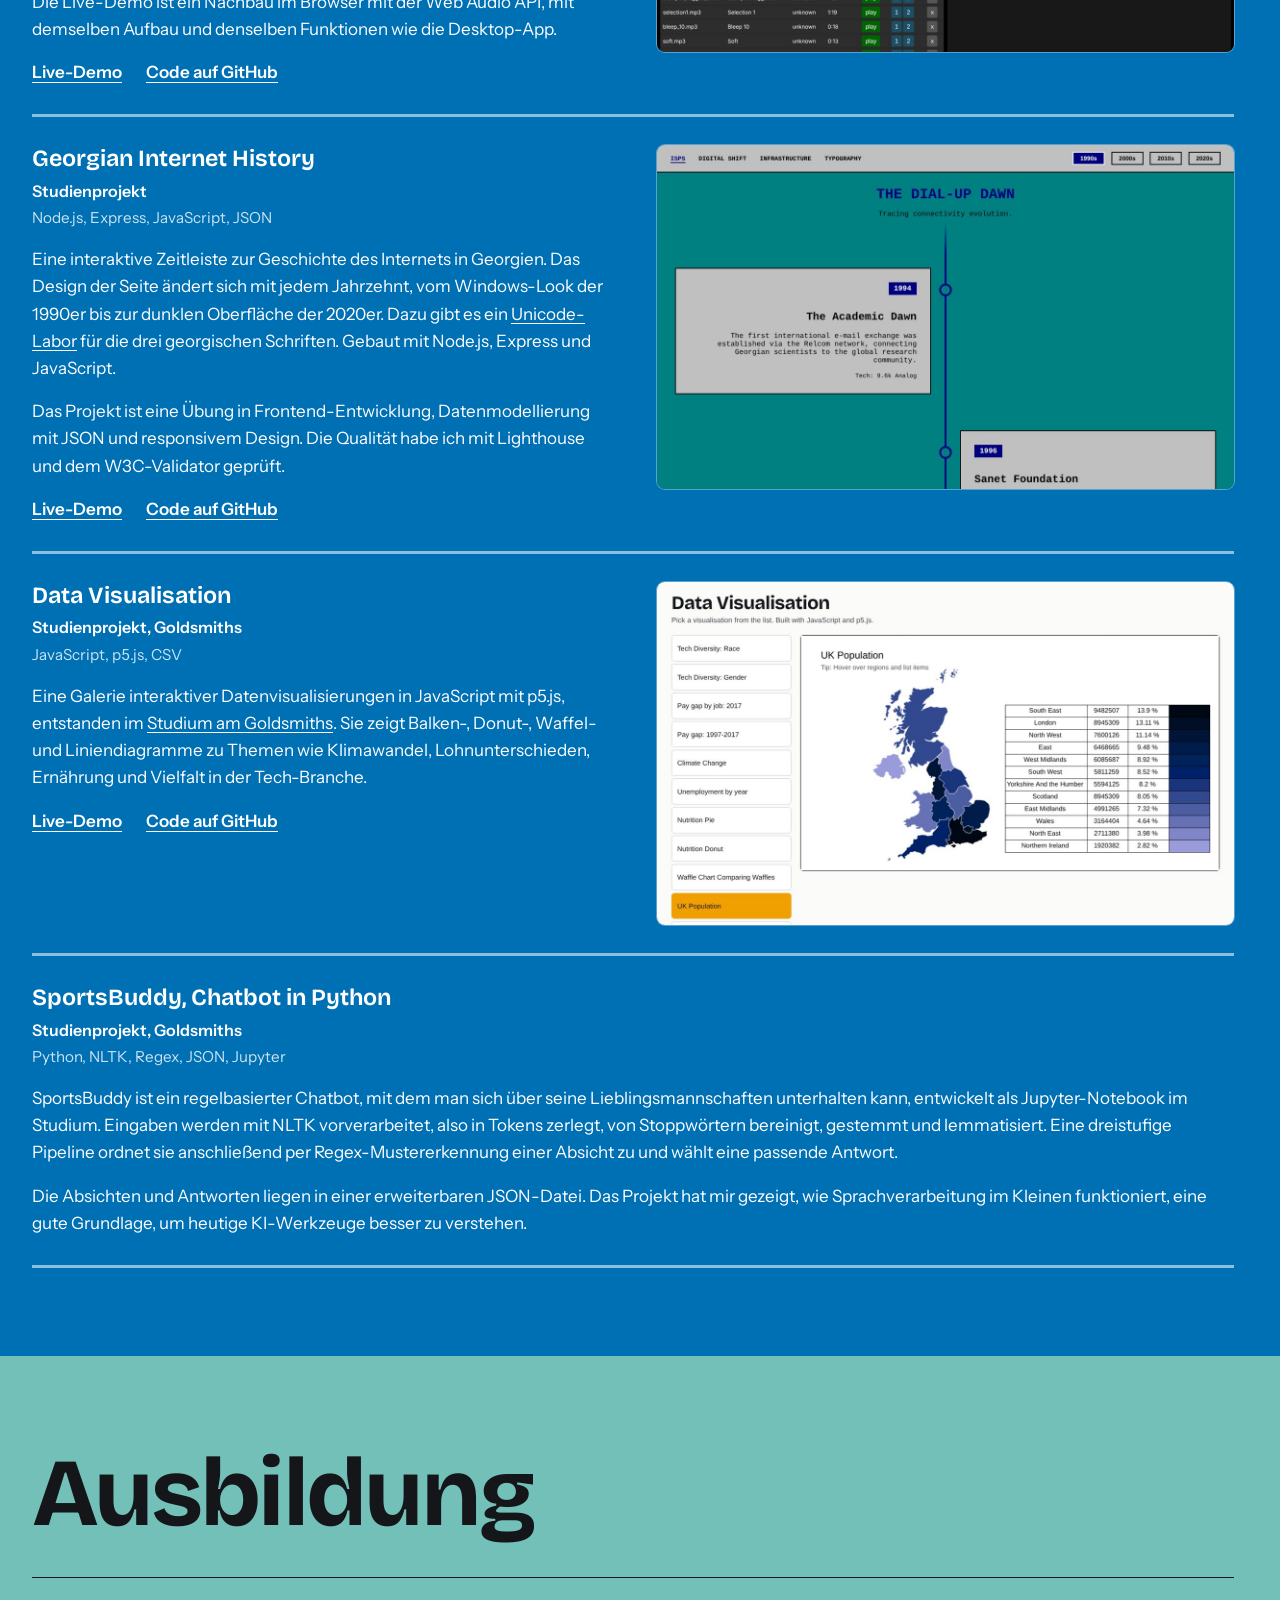
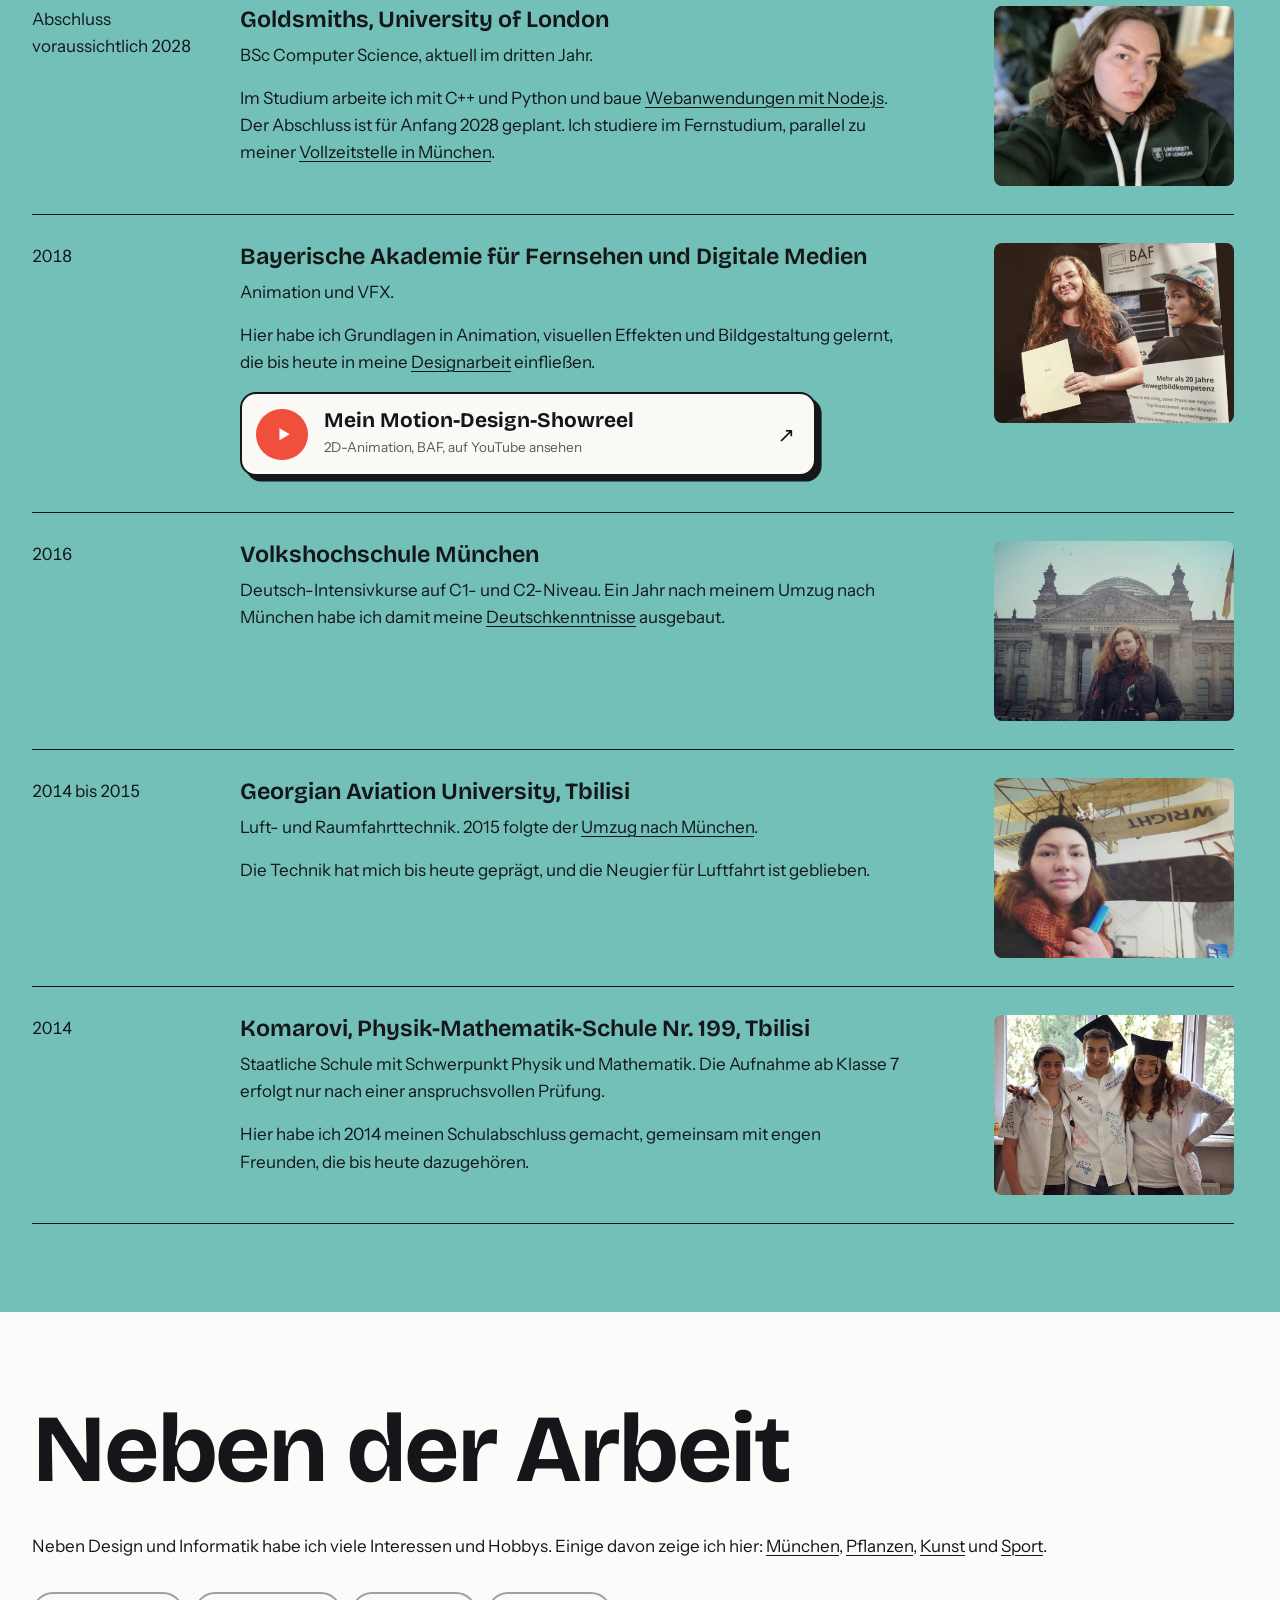
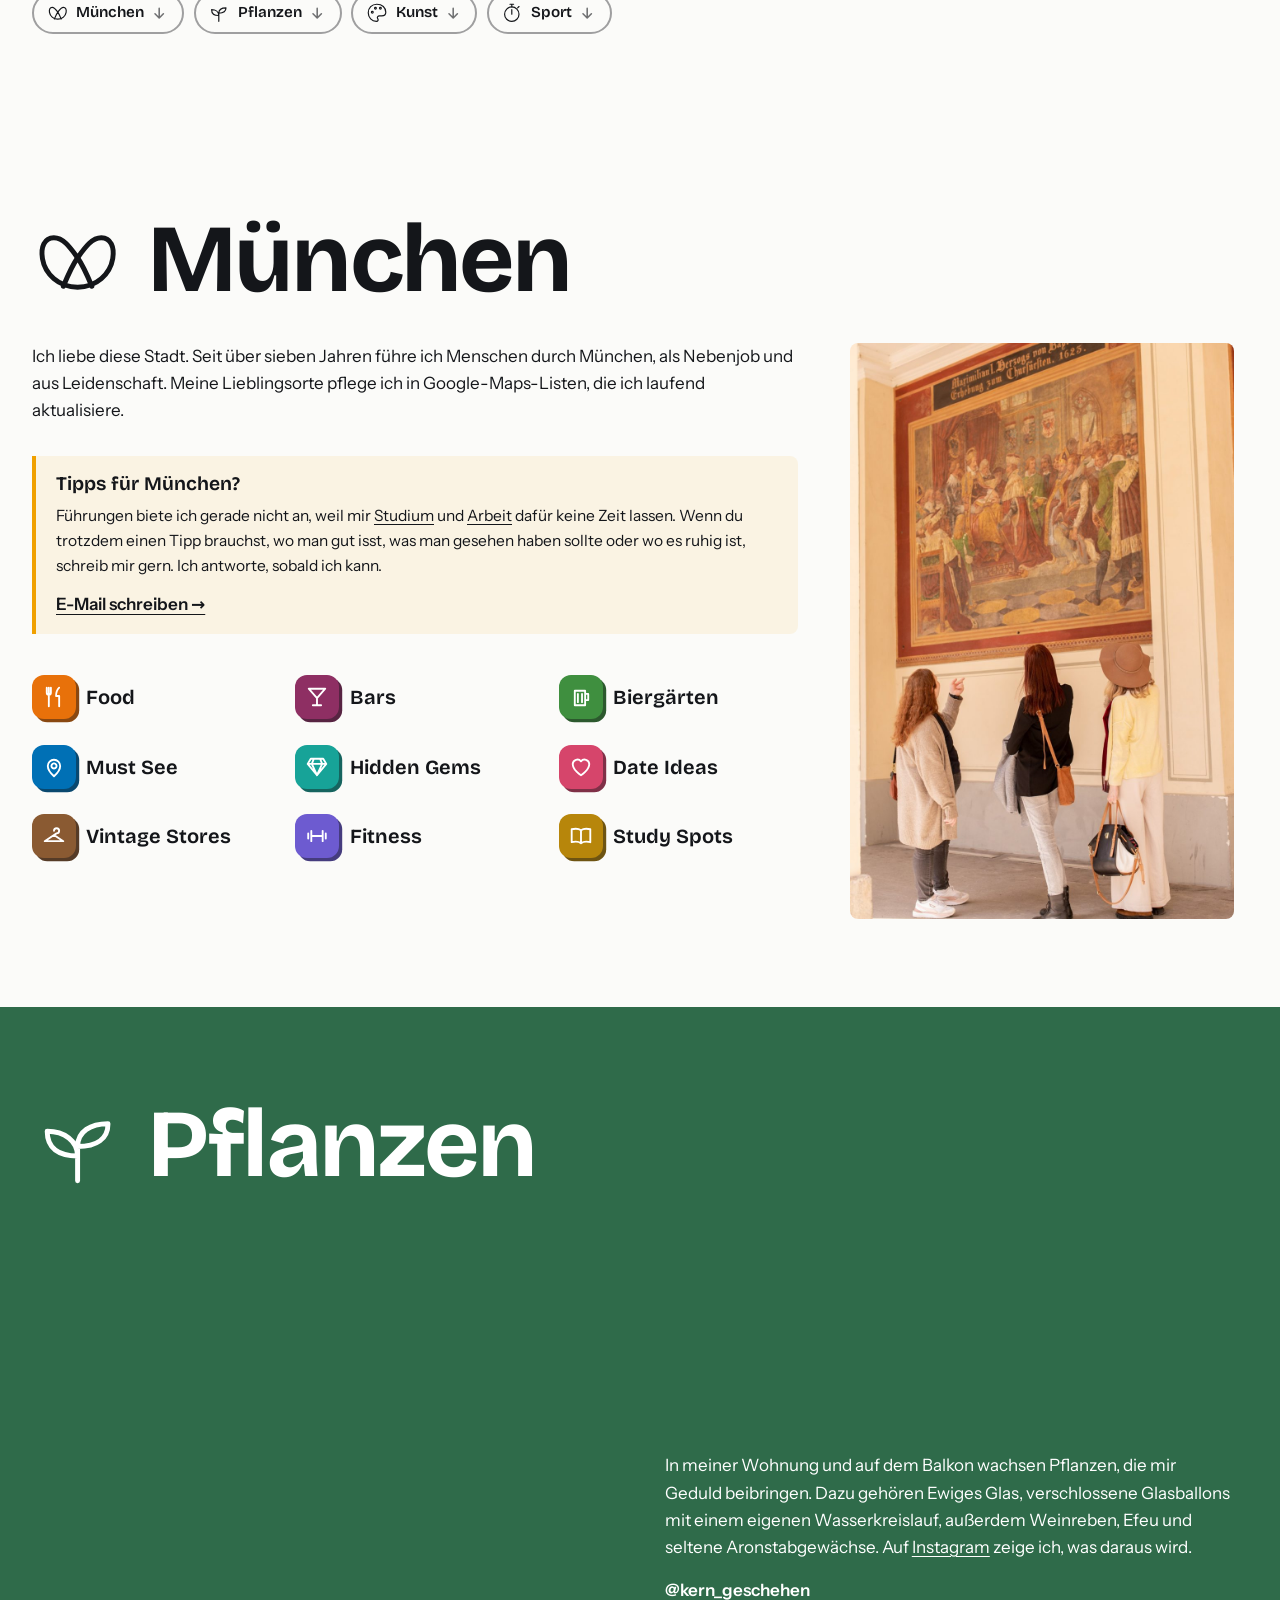
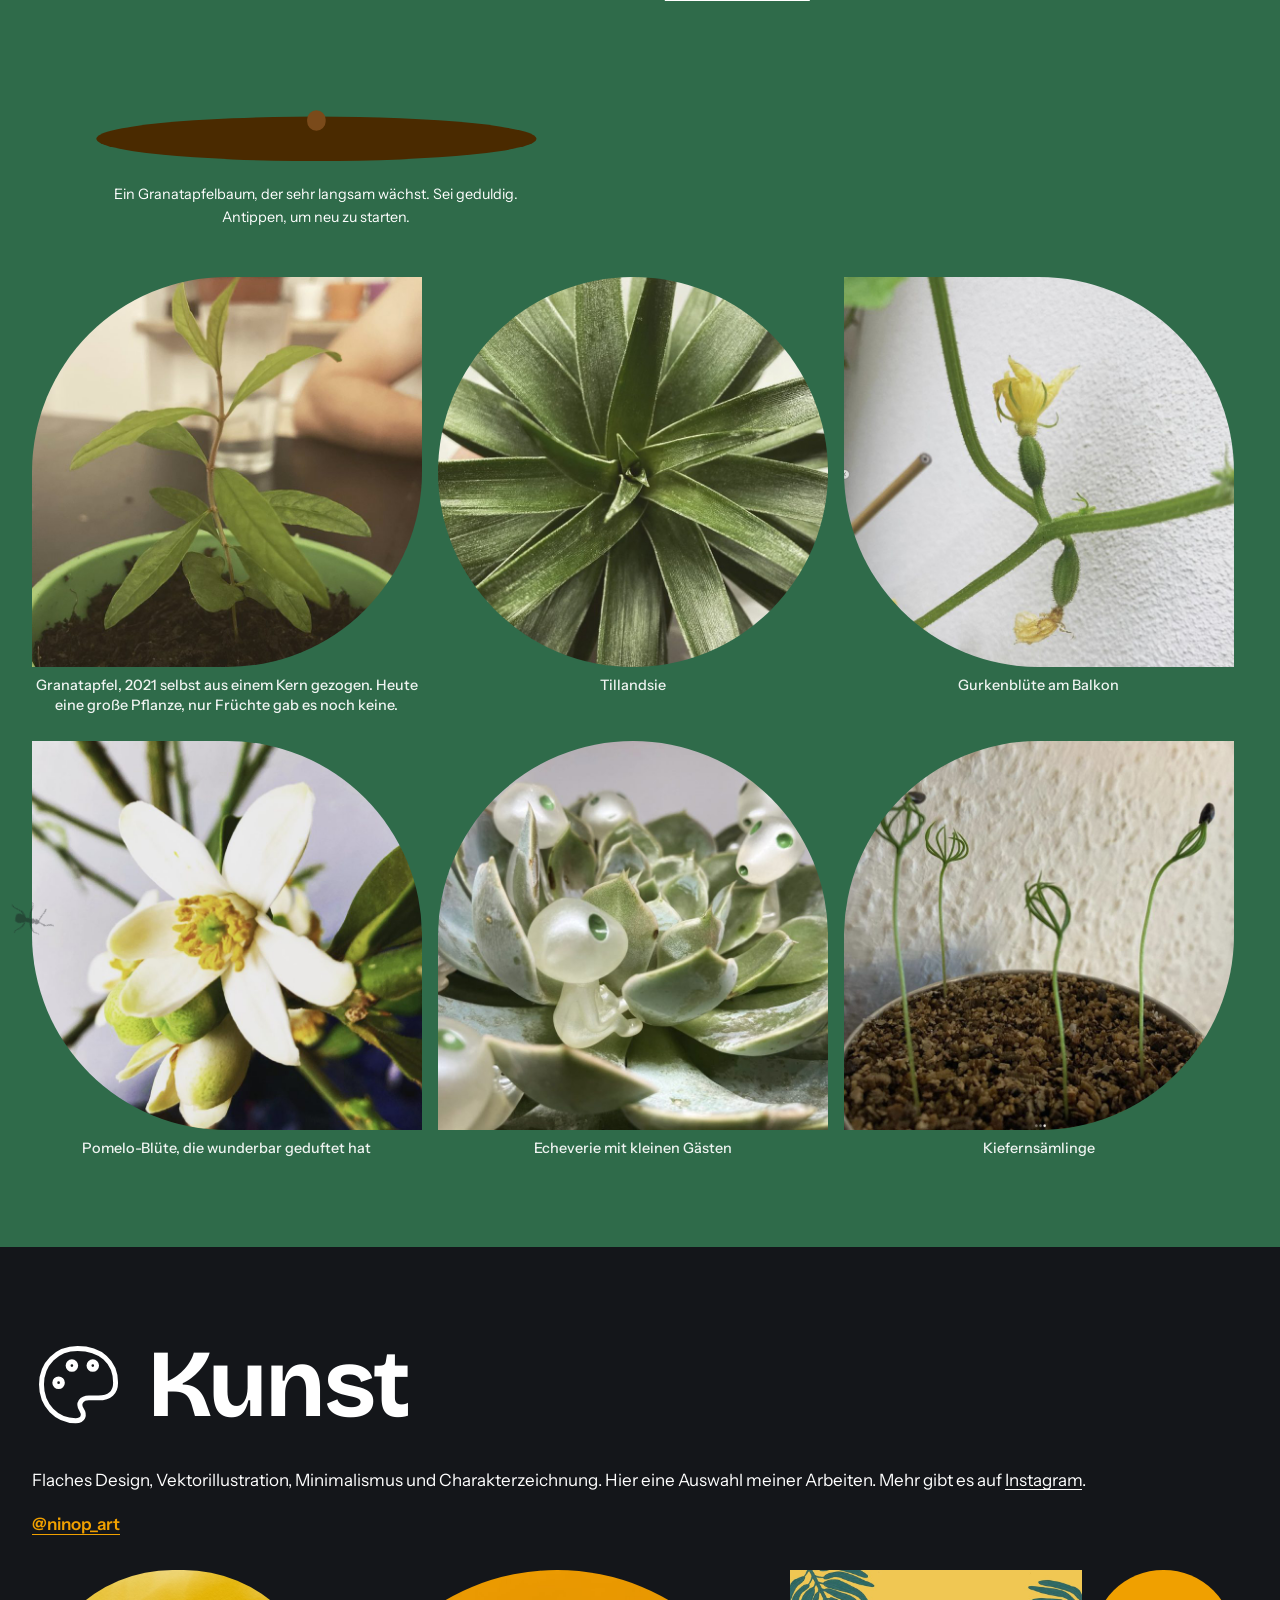
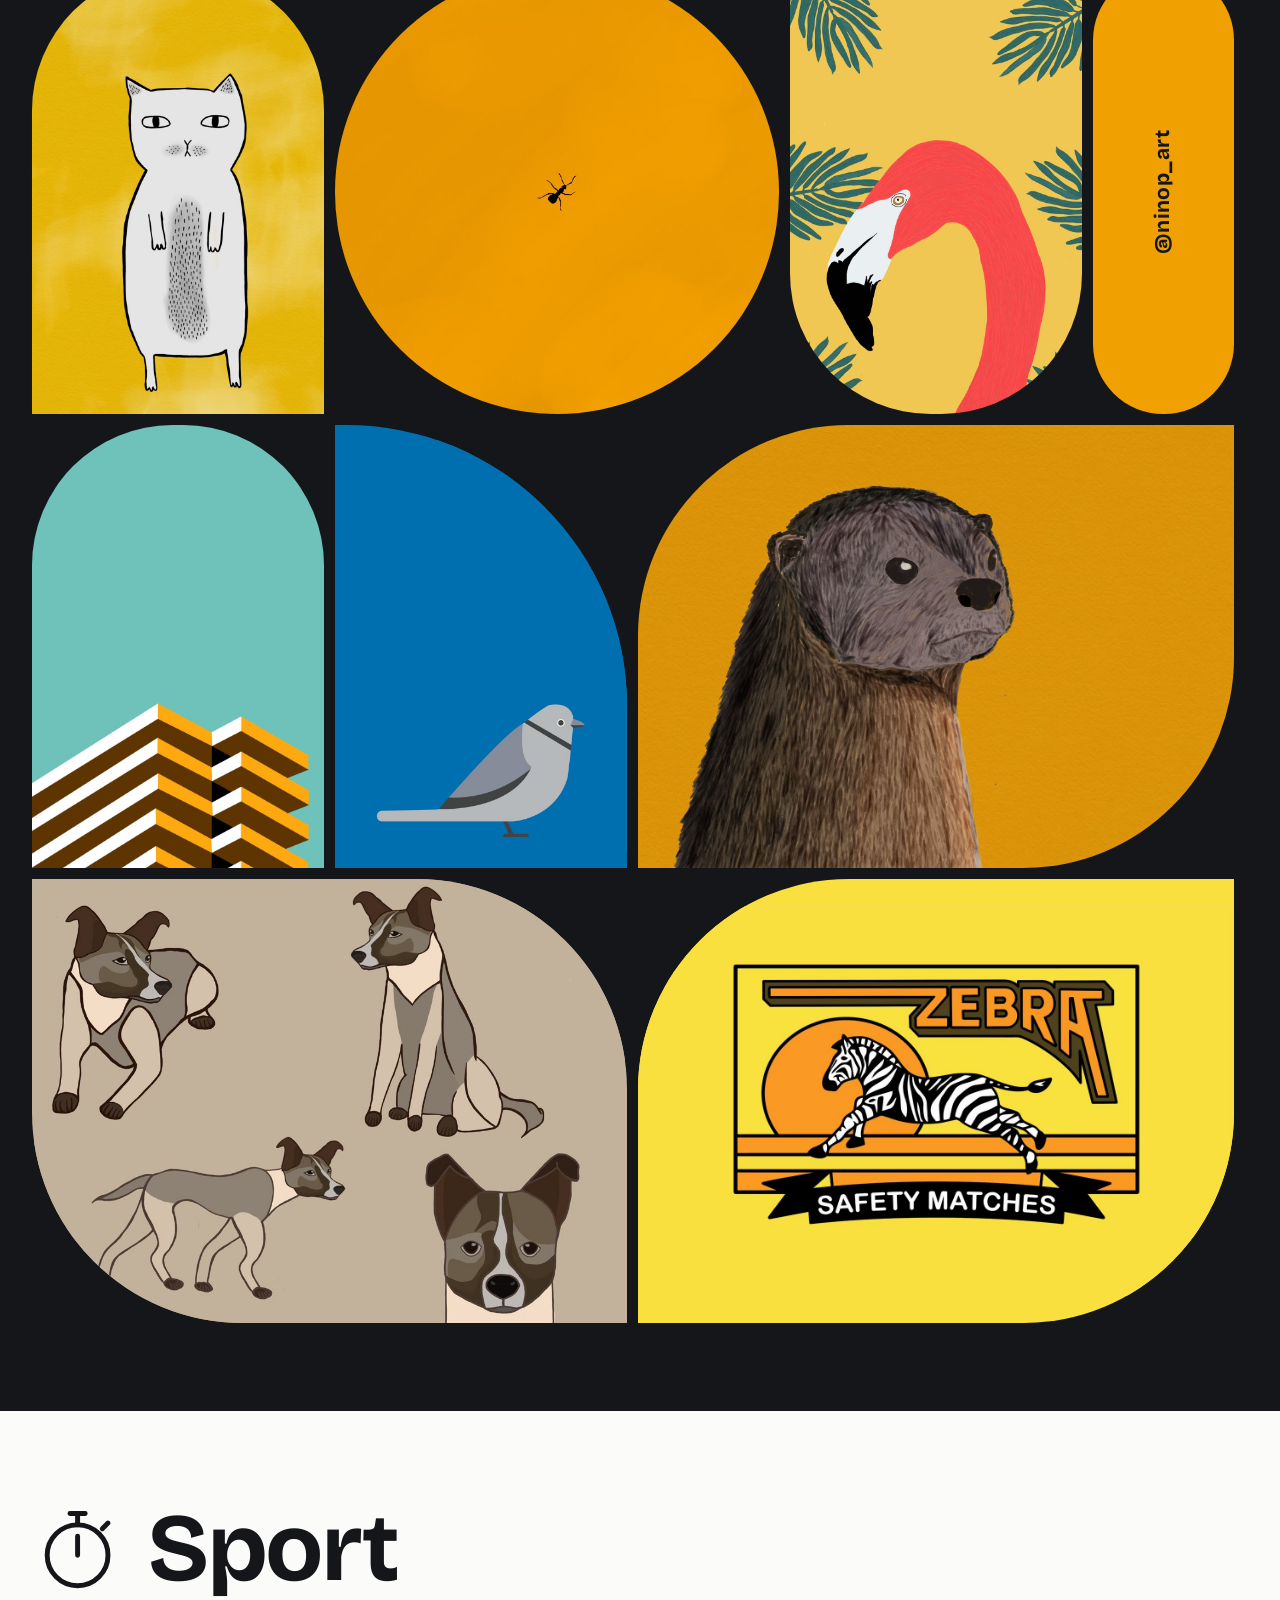
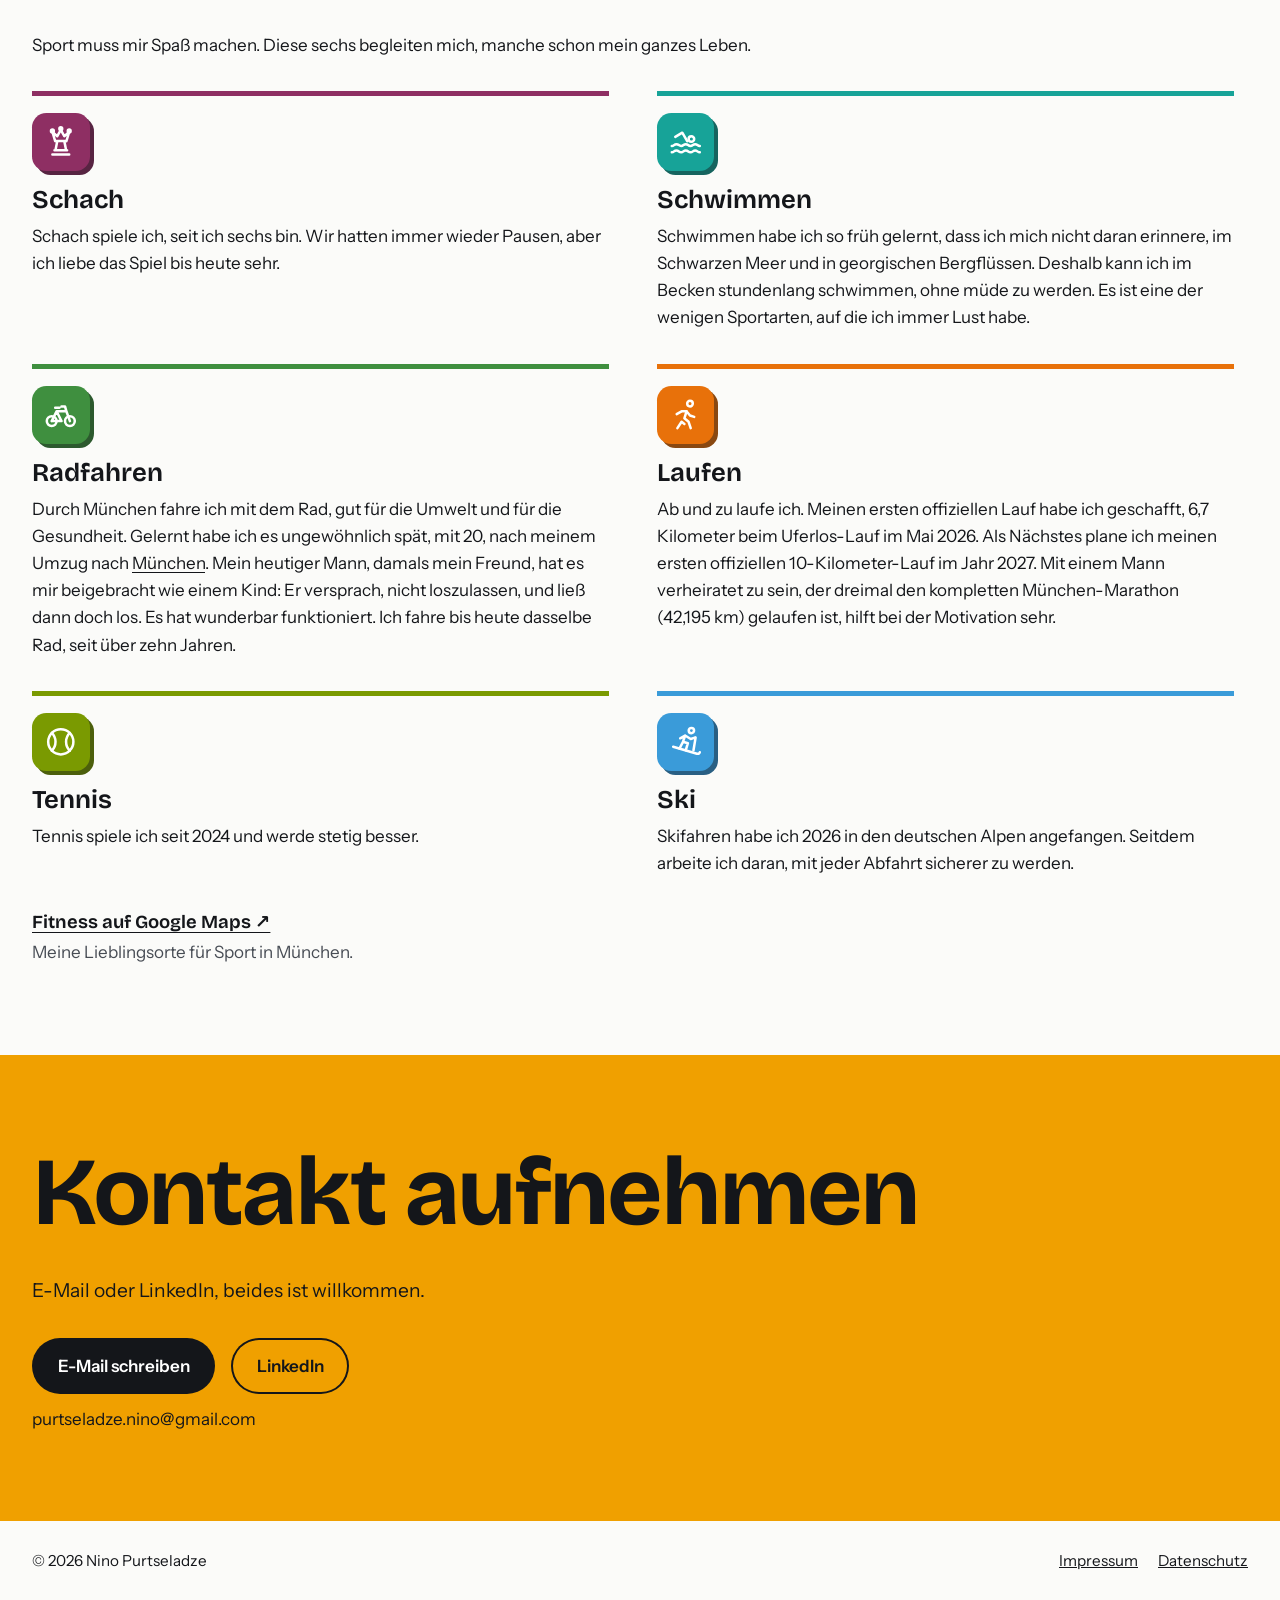
<file: hobbies.html>
<!DOCTYPE html>
<html lang="de">
<head>
<meta charset="utf-8">
<meta name="viewport" content="width=device-width, initial-scale=1">
<title>Hobbys, Nino Purtseladze</title>
<meta name="robots" content="noindex">
<link rel="canonical" href="https://ninop.de/#hobbys">
<link rel="icon" href="/favicon.svg" type="image/svg+xml">
<meta http-equiv="refresh" content="0; url=/#hobbys">
<script>location.replace("/"+(location.hash||"#hobbys"))</script>
</head>
<body>
<p><a href="/#hobbys">Hobbys / Hobbies</a></p>
</body>
</html>
</file>
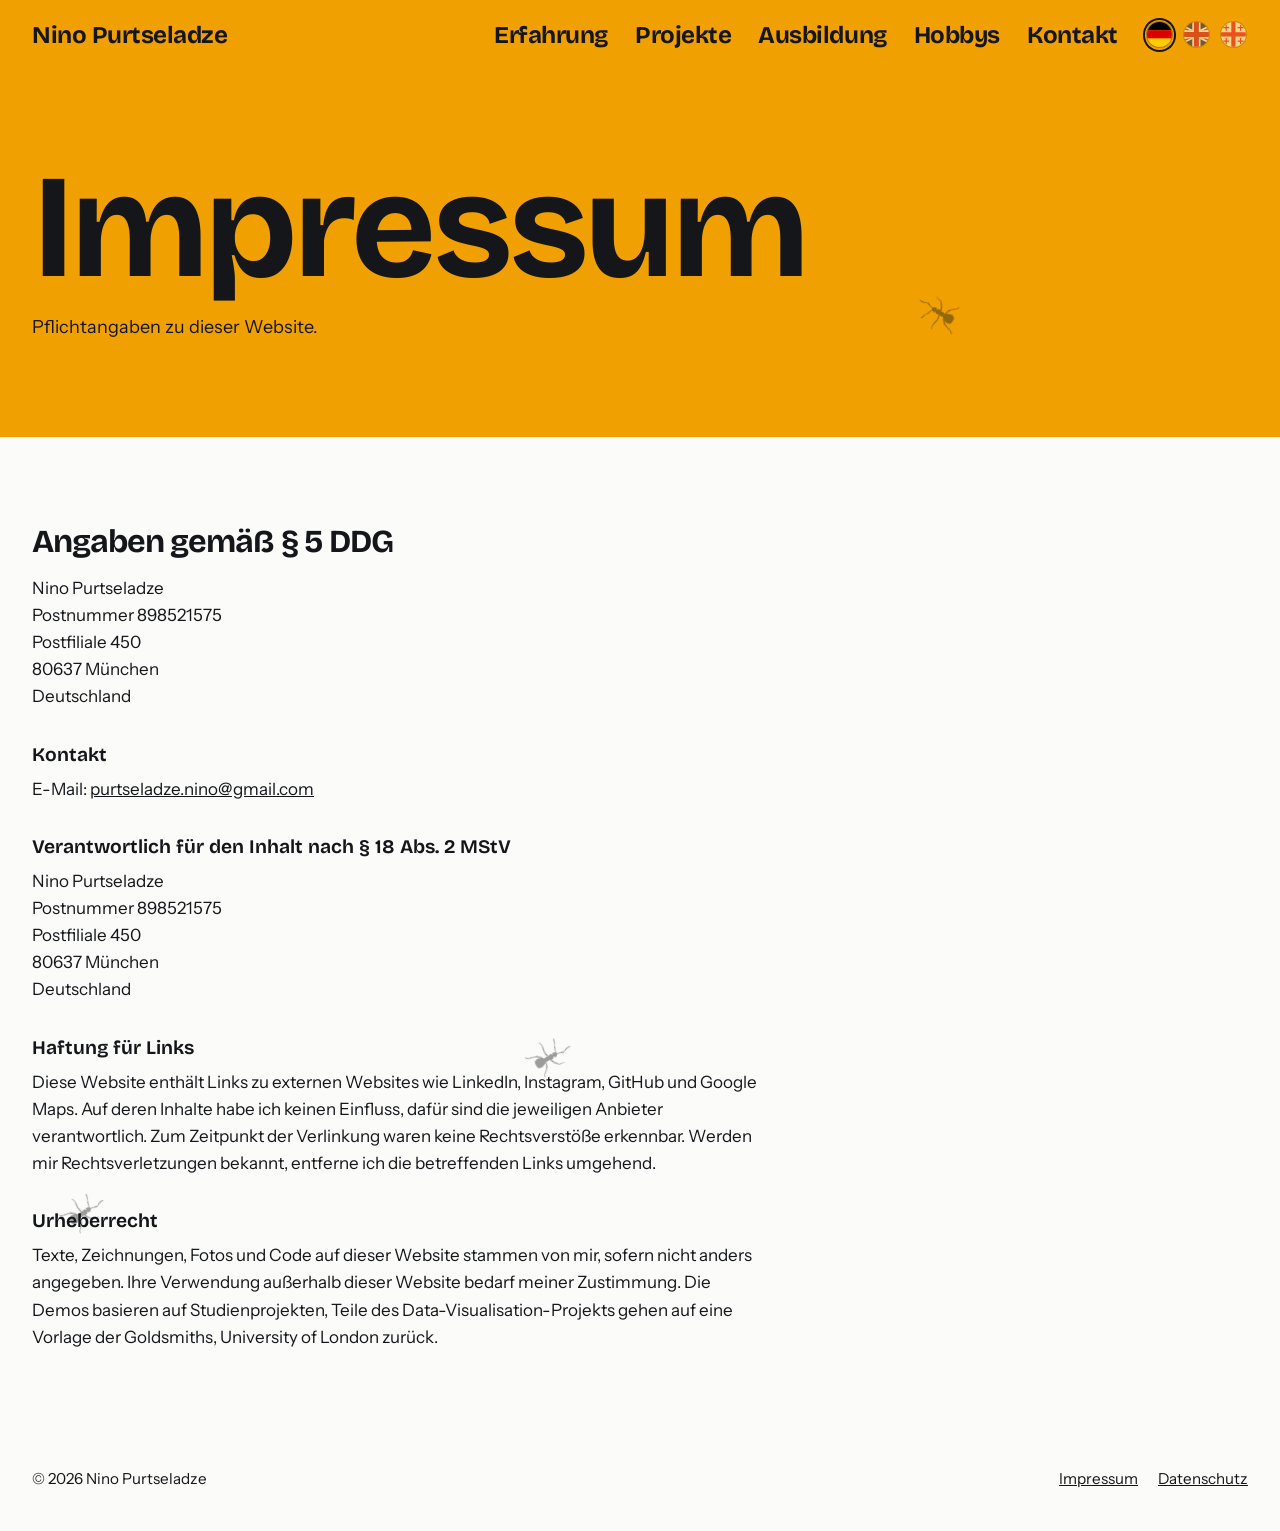
<file: impressum.html>
<!DOCTYPE html>
<html lang="de">
<head>
<meta charset="utf-8">
<meta name="viewport" content="width=device-width, initial-scale=1">
<link rel="icon" href="/favicon.ico" sizes="32x32">
<link rel="icon" href="/favicon.svg" type="image/svg+xml">
<link rel="apple-touch-icon" href="/apple-touch-icon.png">
<title>Impressum, Nino Purtseladze</title>
<meta name="description" content="Impressum von ninop.de, der Website von Nino Purtseladze.">
<meta name="robots" content="noindex">
<link rel="canonical" href="https://ninop.de/impressum">
<link rel="stylesheet" href="site.css">
<style>
.top{background:var(--mustard);padding:1.25rem max(clamp(1.25rem,5vw,2rem),calc((100% - 1280px)/2 + clamp(1.25rem,5vw,2rem))) clamp(3rem,8vw,6rem)}
.top h1{margin:clamp(3rem,9vw,7rem) 0 1.25rem}
.bar nav a.cur::after{transform:scaleX(1)}
.legal{max-width:46rem}
.legal h2{font-size:clamp(1.5rem,3vw,2rem);margin:calc(var(--g-b)*1.25) 0 var(--g-p)}
.legal h2:first-child{margin-top:0}
.legal h3{font:650 1.2rem/1.3 var(--d);margin:var(--g-b) 0 var(--g-s)}
.legal p,.legal ul,.legal address{margin:0;font-style:normal}
.legal p+p,.legal p+ul,.legal ul+p,.legal address+p,.legal p+address{margin-top:var(--g-p)}
.legal ul{padding-left:1.2rem}.legal li+li{margin-top:.35rem}
.legal .lnote{color:var(--muted);font-size:.95rem}
.legal .addr{display:inline;margin:0}
mark.todo{background:#ffe08a;color:var(--ink);padding:0 .25rem;border-radius:.2rem}
</style>
<script>window.NP_T={de:"Impressum, Nino Purtseladze",en:"Legal notice, Nino Purtseladze",ka:"იურიდიული ინფორმაცია, ნინო ფურცელაძე"}</script>
</head>
<body id="top">
<header class="top">
  <div class="bar">
    <a href="/"><span data-l="de">Nino Purtseladze</span><span data-l="en">Nino Purtseladze</span><span data-l="ka">ნინო ფურცელაძე</span></a>
    <nav aria-label="Navigation">
      <a href="/#erfahrung"><span data-l="de">Erfahrung</span><span data-l="en">Experience</span><span data-l="ka">გამოცდილება</span></a>
      <a href="/#projekte"><span data-l="de">Projekte</span><span data-l="en">Projects</span><span data-l="ka">პროექტები</span></a>
      <a href="/#ausbildung"><span data-l="de">Ausbildung</span><span data-l="en">Education</span><span data-l="ka">განათლება</span></a>
      <a href="/#hobbys"><span data-l="de">Hobbys</span><span data-l="en">Hobbies</span><span data-l="ka">ჰობები</span></a>
      <a href="/#kontakt"><span data-l="de">Kontakt</span><span data-l="en">Contact</span><span data-l="ka">კონტაქტი</span></a>
      <span class="lang"><button type="button" data-set="de" aria-pressed="true" aria-label="Deutsch" title="Deutsch"><svg viewBox="0 0 24 24" aria-hidden="true"><rect width="24" height="8" fill="#000"/><rect y="8" width="24" height="8" fill="#DD0000"/><rect y="16" width="24" height="8" fill="#FFCE00"/></svg></button><button type="button" data-set="en" aria-pressed="false" aria-label="English" title="English"><svg viewBox="15 0 30 30" aria-hidden="true"><path fill="#012169" d="M0 0h60v30H0z"/><path stroke="#fff" stroke-width="6" d="M0 0l60 30m0-30L0 30"/><path stroke="#C8102E" stroke-width="2" d="M0 0l60 30m0-30L0 30"/><path stroke="#fff" stroke-width="10" d="M30 0v30M0 15h60"/><path stroke="#C8102E" stroke-width="6" d="M30 0v30M0 15h60"/></svg></button><button type="button" data-set="ka" aria-pressed="false" aria-label="ქართული" title="ქართული"><svg viewBox="0 0 24 24" aria-hidden="true"><rect width="24" height="24" fill="#fff"/><path fill="#E8112D" d="M10 0h4v24h-4zM0 10h24v4H0z"/><path stroke="#E8112D" stroke-width="1.2" d="M5 2.6v5.8M2.1 5.5h5.8M19 2.6v5.8M16.1 5.5h5.8M5 15.6v5.8M2.1 18.5h5.8M19 15.6v5.8M16.1 18.5h5.8"/></svg></button></span>
    </nav>
  </div>
  <h1><span data-l="de">Impressum</span><span data-l="en">Legal notice</span><span data-l="ka">იურიდიული ინფორმაცია</span></h1>
  <p class="sub"><span data-l="de">Pflichtangaben zu dieser Website.</span><span data-l="en">Legal information about this website.</span><span data-l="ka">სავალდებულო ინფორმაცია ამ ვებსაიტის შესახებ.</span></p>
</header>

<main>
<section>
<div class="wrap"><div class="legal">
<p class="lnote"><span data-l="de"></span><span data-l="en">The English version is a courtesy translation. The German version is legally binding.</span><span data-l="ka">იურიდიული ტექსტი ხელმისაწვდომია გერმანულ და ინგლისურ ენებზე. სავალდებულოა გერმანული ვერსია.</span></p>
<div data-l="de"><h2>Angaben gemäß § 5 DDG</h2>
<address>Nino Purtseladze<br>Postnummer 898521575<br>Postfiliale 450<br>80637 München<br>Deutschland</address>
<h3>Kontakt</h3>
<p>E-Mail: <a class="mail" href="/#kontakt"><span class="addr"></span></a></p>
<h3>Verantwortlich für den Inhalt nach § 18 Abs. 2 MStV</h3>
<address>Nino Purtseladze<br>Postnummer 898521575<br>Postfiliale 450<br>80637 München<br>Deutschland</address>
<h3>Haftung für Links</h3>
<p>Diese Website enthält Links zu externen Websites wie LinkedIn, Instagram, GitHub und Google Maps. Auf deren Inhalte habe ich keinen Einfluss, dafür sind die jeweiligen Anbieter verantwortlich. Zum Zeitpunkt der Verlinkung waren keine Rechtsverstöße erkennbar. Werden mir Rechtsverletzungen bekannt, entferne ich die betreffenden Links umgehend.</p>
<h3>Urheberrecht</h3>
<p>Texte, Zeichnungen, Fotos und Code auf dieser Website stammen von mir, sofern nicht anders angegeben. Ihre Verwendung außerhalb dieser Website bedarf meiner Zustimmung. Die Demos basieren auf Studienprojekten, Teile des Data-Visualisation-Projekts gehen auf eine Vorlage der Goldsmiths, University of London zurück.</p></div><div data-l="en"><h2>Information according to § 5 DDG</h2>
<address>Nino Purtseladze<br>Postnummer 898521575<br>Postfiliale 450<br>80637 München<br>Deutschland</address>
<h3>Contact</h3>
<p>Email: <a class="mail" href="/#kontakt"><span class="addr"></span></a></p>
<h3>Responsible for content according to § 18 (2) MStV</h3>
<address>Nino Purtseladze<br>Postnummer 898521575<br>Postfiliale 450<br>80637 München<br>Deutschland</address>
<h3>Liability for links</h3>
<p>This website contains links to external websites such as LinkedIn, Instagram, GitHub and Google Maps. I have no influence on their content, the respective providers are responsible for it. No legal violations were apparent at the time of linking. If I become aware of any violations, I will remove the links immediately.</p>
<h3>Copyright</h3>
<p>Texts, drawings, photos and code on this website are my own unless stated otherwise. Using them outside this website requires my consent. The demos are based on university projects, and parts of the Data Visualisation project build on a template by Goldsmiths, University of London.</p></div>
</div></div>
</section>
</main>

<footer>
  <div class="wrap">
    <span>&copy; 2026 <span data-l="de">Nino Purtseladze</span><span data-l="en">Nino Purtseladze</span><span data-l="ka">ნინო ფურცელაძე</span></span>
    <span><a href="/impressum">Impressum</a><a href="/datenschutz"><span data-l="de">Datenschutz</span><span data-l="en">Privacy</span><span data-l="ka">კონფიდენციალურობა</span></a></span>
  </div>
</footer>

<script src="site.js"></script>
<script data-goatcounter="https://ninop.goatcounter.com/count" async src="/count.js"></script>
</body>
</html>
</file>
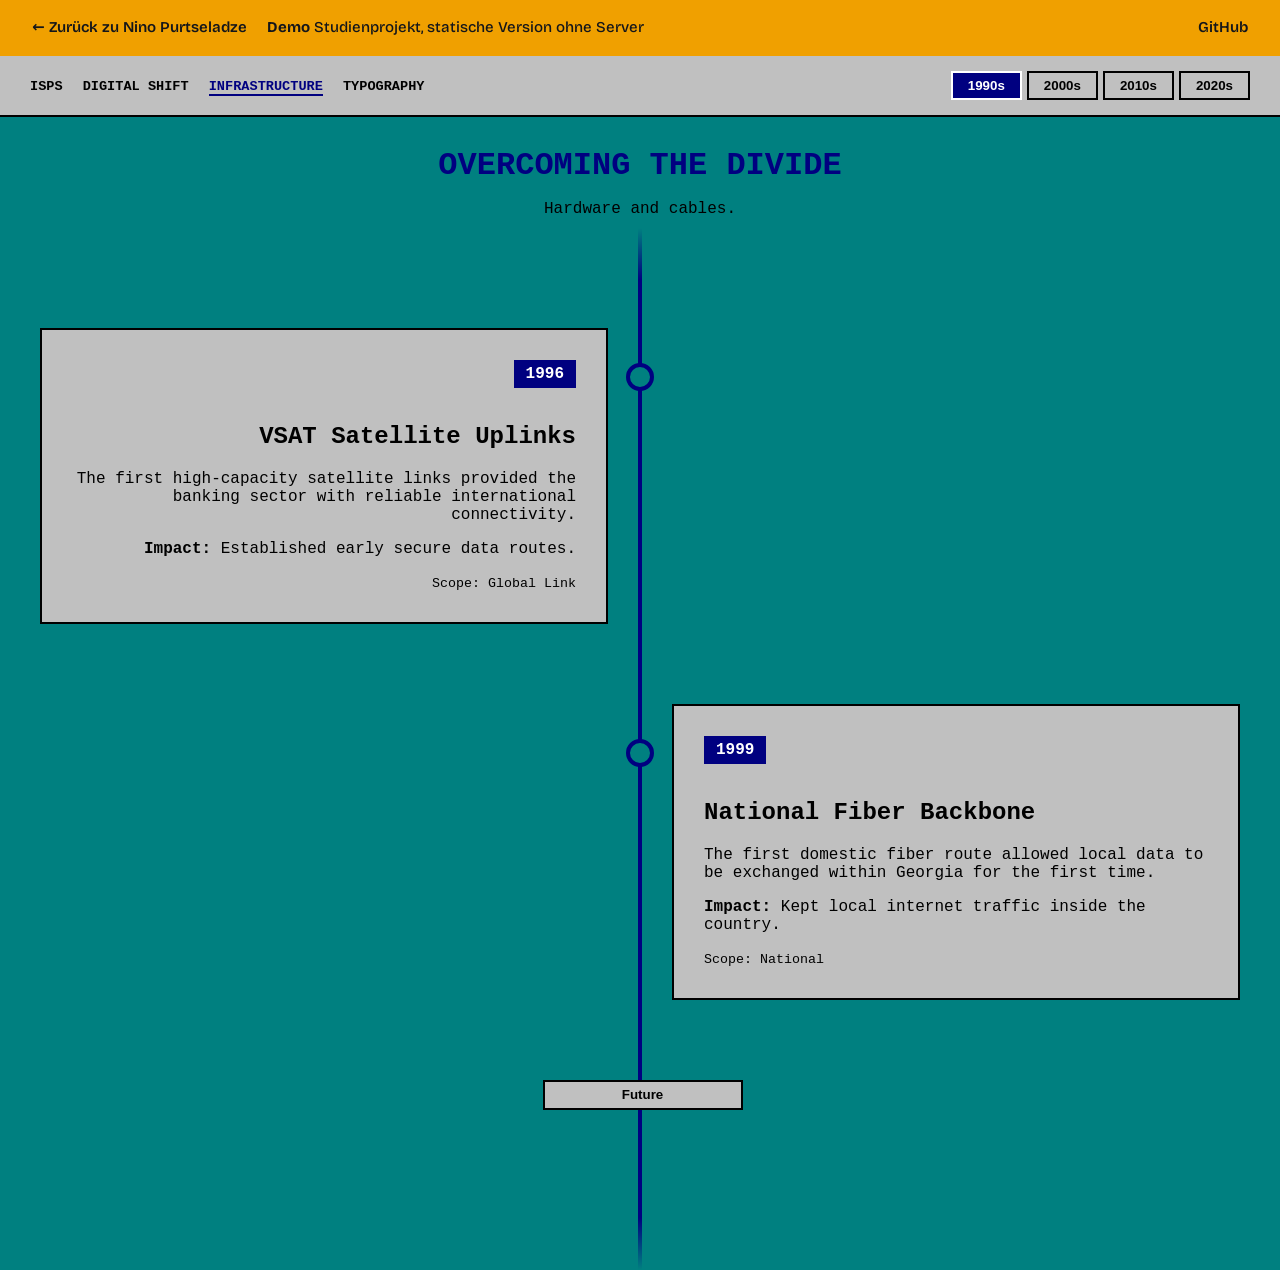
<file: projects/georgian-internet-history/infrastructure.html>
<!DOCTYPE html>
<html lang="en">
<head>
    <meta charset="utf-8">
    <meta name="viewport" content="width=device-width, initial-scale=1">
    <meta name="robots" content="noindex">
    <link rel="icon" href="/favicon.ico" sizes="32x32">
<link rel="icon" href="/favicon.svg" type="image/svg+xml">
<link rel="apple-touch-icon" href="/apple-touch-icon.png">
<title>History: Infrastructure</title>
    <meta name="description" content="Learn about the physical hardware, the Black Sea submarine cable, and the regional data centers that power Georgia's internet.">
    <link rel="stylesheet" href="style.css">
    <link rel="stylesheet" href="../demo-bar.css"></head>
<body class="theme-2020s" data-page="infrastructure">
<div class="dbar" data-lang="de">
  <a href="/#projekte">&larr; <span data-l="de">Zurück zu Nino Purtseladze</span><span data-l="en">Back to Nino Purtseladze</span><span data-l="ka">ნინო ფურცელაძესთან დაბრუნება</span></a>
  <span class="dmid"><b>Demo</b> <span data-l="de">Studienprojekt, statische Version ohne Server</span><span data-l="en">University project, static version without server</span><span data-l="ka">საუნივერსიტეტო პროექტი, სტატიკური ვერსია სერვერის გარეშე</span></span>
  <a href="https://github.com/Rijaxa/Georgian-Internet-History" rel="noopener" target="_blank">GitHub</a>
</div>
    <nav class="main-nav">
        <strong class="mobile-brand">Digital History</strong>
        <button class="hamburger" type="button" aria-controls="nav-menu" onclick="toggleMenu()">☰ Menu</button>
        <div class="nav-menu" id="nav-menu">
            <div class="nav-links"><a href="./">ISPs</a><a href="revolution.html">Digital Shift</a><a href="infrastructure.html" class="active">Infrastructure</a><a href="typography.html">Typography</a></div>
            <div class="era-controls"><button onclick="setEra('1990s')">1990s</button><button onclick="setEra('2000s')">2000s</button><button onclick="setEra('2010s')">2010s</button><button onclick="setEra('2020s')" class="active-era">2020s</button></div>
        </div>
    </nav>
    <main><header class="page-header"><h1 class="historic-title">Overcoming the Divide</h1><p>Hardware and cables.</p></header><div id="dynamic-container" class="timeline-container"></div></main>
    <script src="../demo-bar.js"></script>
    <script src="data.js" defer></script>
    <script src="script.js" defer></script>
<script data-goatcounter="https://ninop.goatcounter.com/count" async src="/count.js"></script>
</body>
</html>
</file>
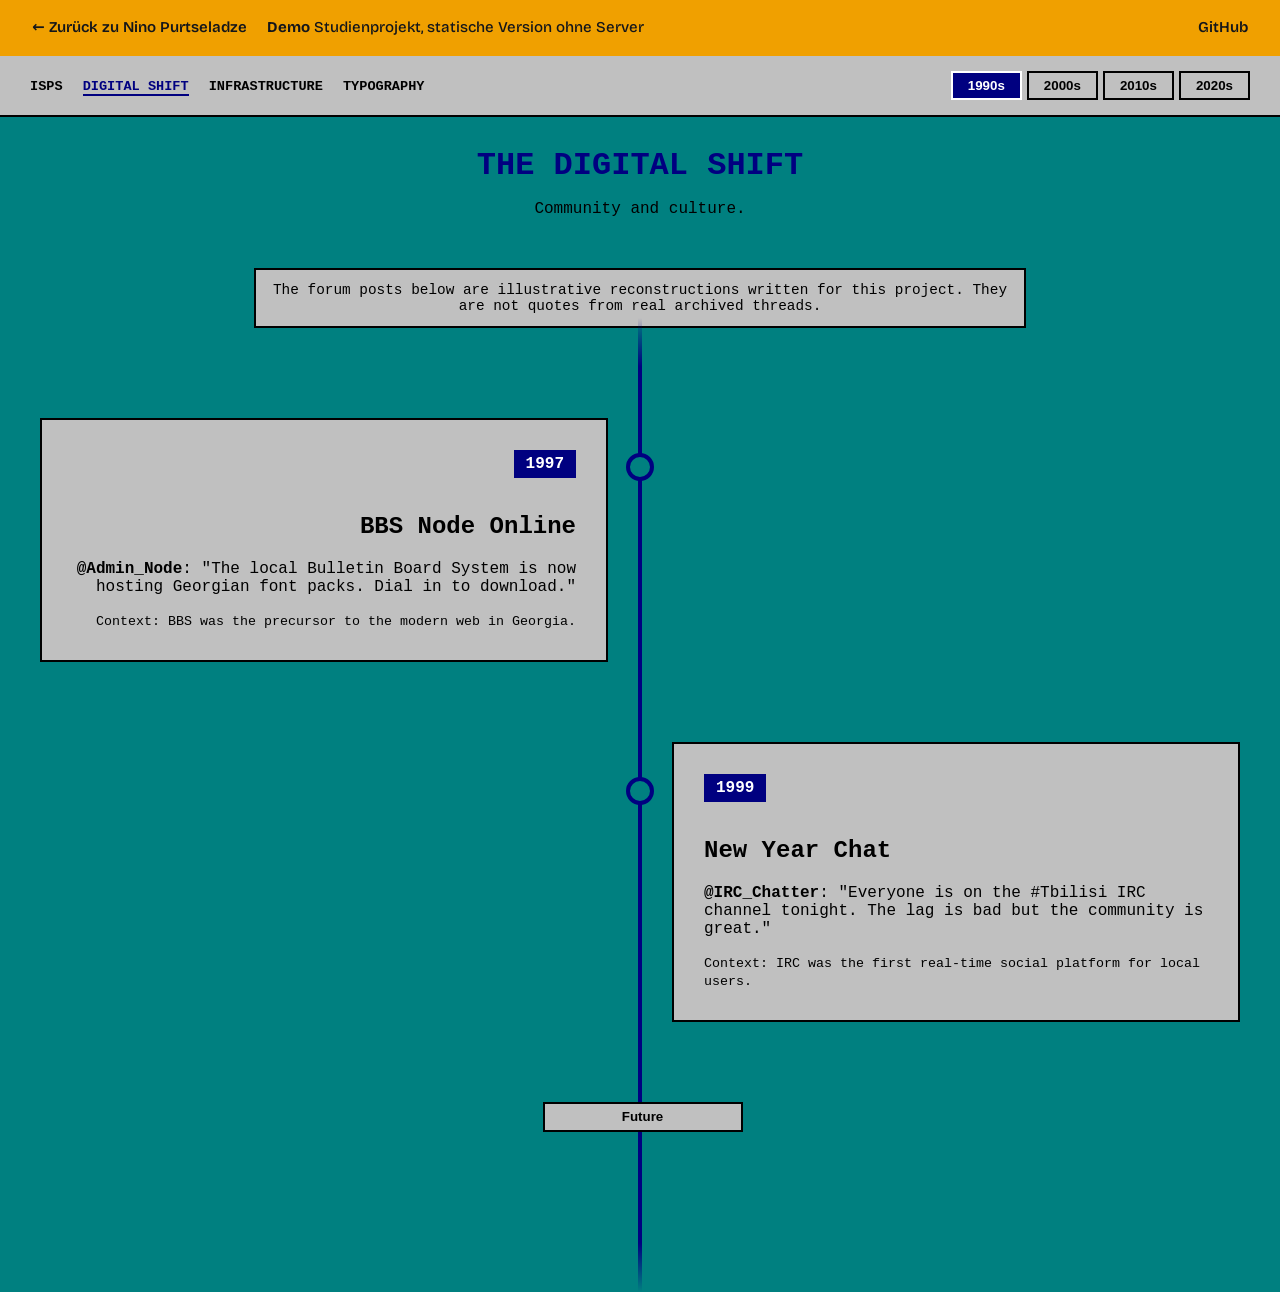
<file: projects/georgian-internet-history/revolution.html>
<!DOCTYPE html>
<html lang="en">
<head>
    <meta charset="utf-8">
    <meta name="viewport" content="width=device-width, initial-scale=1">
    <meta name="robots" content="noindex">
    <link rel="icon" href="/favicon.ico" sizes="32x32">
<link rel="icon" href="/favicon.svg" type="image/svg+xml">
<link rel="apple-touch-icon" href="/apple-touch-icon.png">
<title>History: Digital Shift</title>
    <meta name="description" content="Discover how early web forums, SMS, and digital communication shaped the 2003 Rose Revolution and Georgia's modern digital culture.">
    <link rel="stylesheet" href="style.css">
    <link rel="stylesheet" href="../demo-bar.css">
</head>
<body class="theme-2020s" data-page="forum">
<div class="dbar" data-lang="de">
  <a href="/#projekte">&larr; <span data-l="de">Zurück zu Nino Purtseladze</span><span data-l="en">Back to Nino Purtseladze</span><span data-l="ka">ნინო ფურცელაძესთან დაბრუნება</span></a>
  <span class="dmid"><b>Demo</b> <span data-l="de">Studienprojekt, statische Version ohne Server</span><span data-l="en">University project, static version without server</span><span data-l="ka">საუნივერსიტეტო პროექტი, სტატიკური ვერსია სერვერის გარეშე</span></span>
  <a href="https://github.com/Rijaxa/Georgian-Internet-History" rel="noopener" target="_blank">GitHub</a>
</div>
    <nav class="main-nav">
        <strong class="mobile-brand">Digital History</strong>
        <button class="hamburger" type="button" aria-controls="nav-menu" onclick="toggleMenu()">☰ Menu</button>
        <div class="nav-menu" id="nav-menu">
            <div class="nav-links"><a href="./">ISPs</a><a href="revolution.html" class="active">Digital Shift</a><a href="infrastructure.html">Infrastructure</a><a href="typography.html">Typography</a></div>
            <div class="era-controls"><button onclick="setEra('1990s')">1990s</button><button onclick="setEra('2000s')">2000s</button><button onclick="setEra('2010s')">2010s</button><button onclick="setEra('2020s')" class="active-era">2020s</button></div>
        </div>
    </nav>
    <main><header class="page-header"><h1 class="historic-title">The Digital Shift</h1><p>Community and culture.</p></header><p class="demo-note">The forum posts below are illustrative reconstructions written for this project. They are not quotes from real archived threads.</p><div id="dynamic-container" class="timeline-container"></div></main>
    <script src="../demo-bar.js"></script>
    <script src="data.js" defer></script>
    <script src="script.js" defer></script>
<script data-goatcounter="https://ninop.goatcounter.com/count" async src="/count.js"></script>
</body>
</html>
</file>
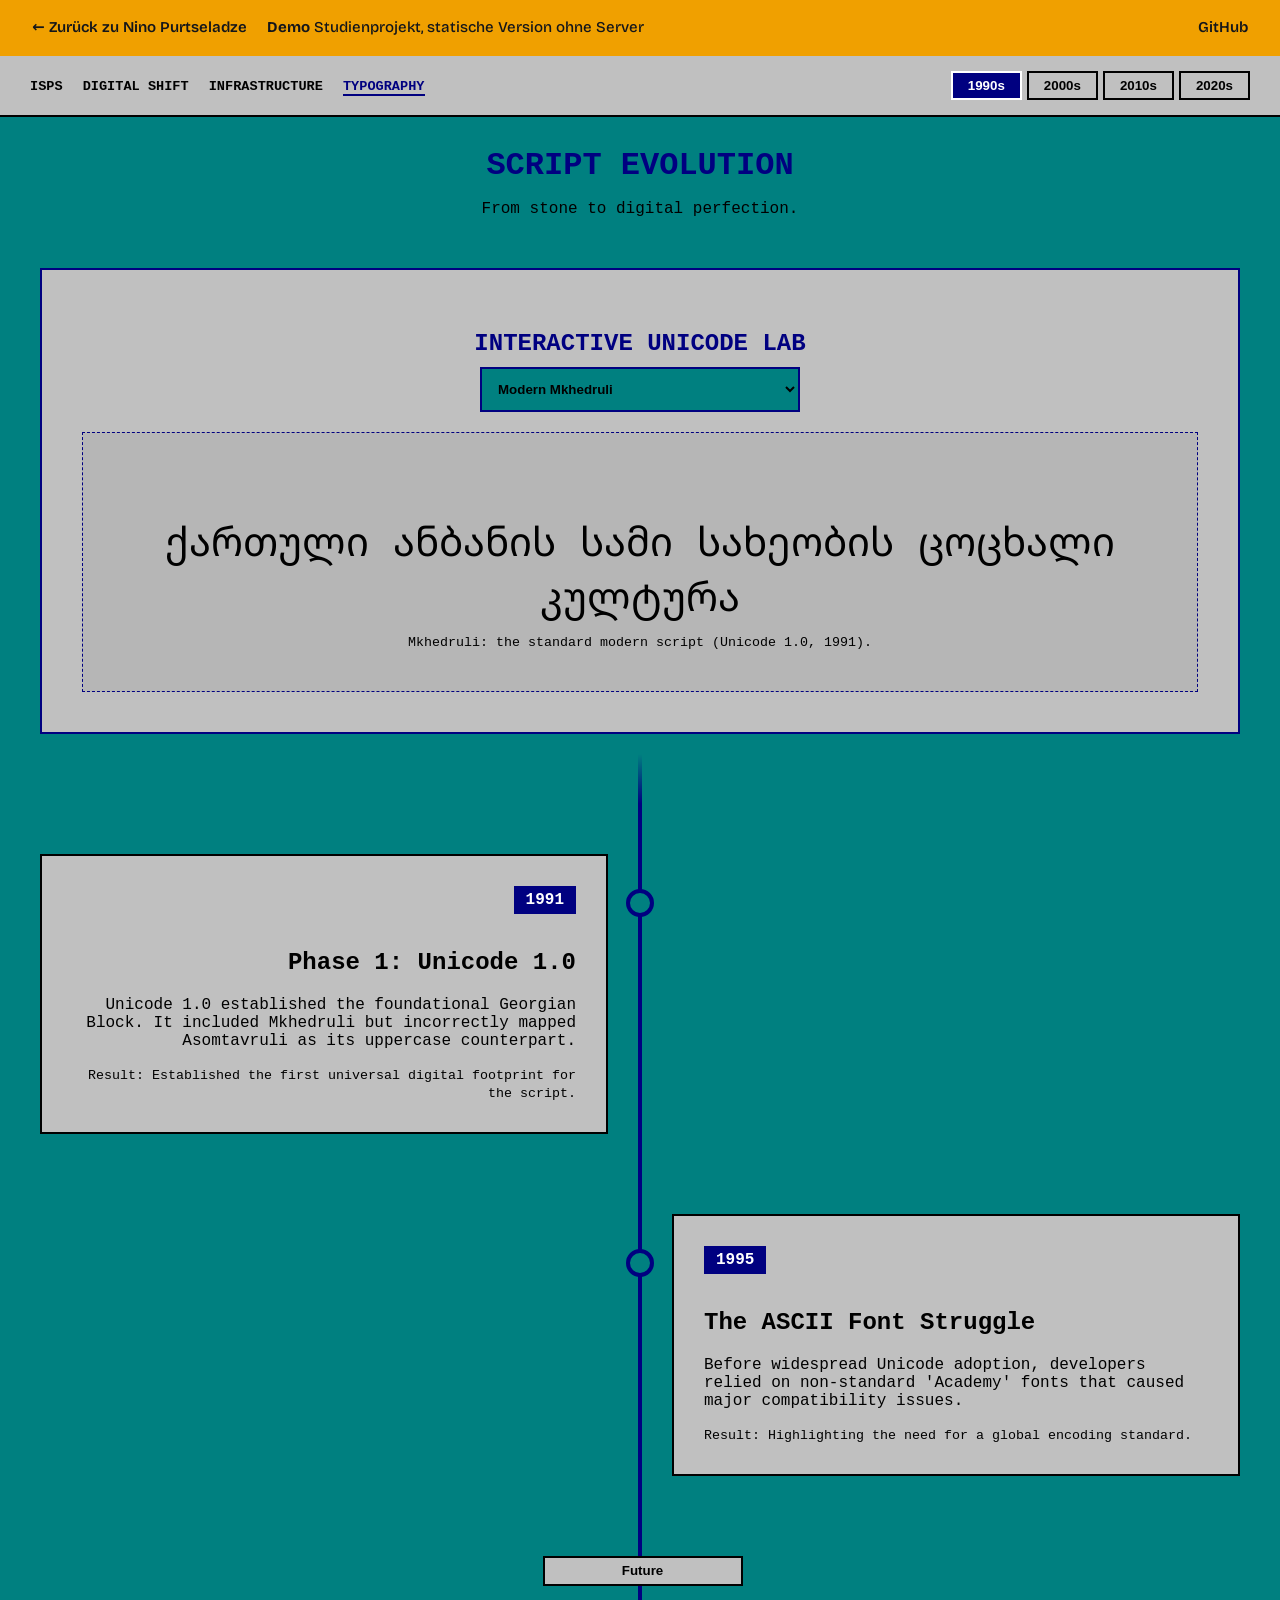
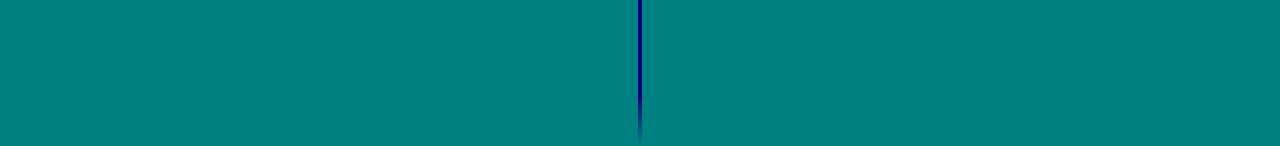
<file: projects/georgian-internet-history/typography.html>
<!DOCTYPE html>
<html lang="en">
<head>
    <meta charset="utf-8">
    <meta name="viewport" content="width=device-width, initial-scale=1">
    <meta name="robots" content="noindex">
    <link rel="icon" href="/favicon.ico" sizes="32x32">
<link rel="icon" href="/favicon.svg" type="image/svg+xml">
<link rel="apple-touch-icon" href="/apple-touch-icon.png">
<title>History: Typography</title>
    <meta name="description" content="An interactive timeline exploring how the unique Georgian alphabet and its ancient scripts transitioned into modern Unicode and UTF-8 standards.">
    <link rel="stylesheet" href="style.css">
    <link rel="stylesheet" href="../demo-bar.css"></head>
<body class="theme-2020s" data-page="typography">
<div class="dbar" data-lang="de">
  <a href="/#projekte">&larr; <span data-l="de">Zurück zu Nino Purtseladze</span><span data-l="en">Back to Nino Purtseladze</span><span data-l="ka">ნინო ფურცელაძესთან დაბრუნება</span></a>
  <span class="dmid"><b>Demo</b> <span data-l="de">Studienprojekt, statische Version ohne Server</span><span data-l="en">University project, static version without server</span><span data-l="ka">საუნივერსიტეტო პროექტი, სტატიკური ვერსია სერვერის გარეშე</span></span>
  <a href="https://github.com/Rijaxa/Georgian-Internet-History" rel="noopener" target="_blank">GitHub</a>
</div>
    <nav class="main-nav">
        <strong class="mobile-brand">Digital History</strong>
        <button class="hamburger" type="button" aria-controls="nav-menu" onclick="toggleMenu()">☰ Menu</button>
        <div class="nav-menu" id="nav-menu">
            <div class="nav-links"><a href="./">ISPs</a><a href="revolution.html">Digital Shift</a><a href="infrastructure.html">Infrastructure</a><a href="typography.html" class="active">Typography</a></div>
            <div class="era-controls"><button onclick="setEra('1990s')">1990s</button><button onclick="setEra('2000s')">2000s</button><button onclick="setEra('2010s')">2010s</button><button onclick="setEra('2020s')" class="active-era">2020s</button></div>
        </div>
    </nav>
    <main>
        <header class="page-header"><h1 class="historic-title">Script Evolution</h1><p>From stone to digital perfection.</p></header>
        <section class="type-lab card">
            <h2 class="historic-title">Interactive Unicode Lab</h2>
            <div class="controls"><select id="script-select" onchange="updateTypeLab()"><option value="mkhedruli">Modern Mkhedruli</option><option value="asomtavruli">Asomtavruli (Ancient)</option><option value="nuskhuri">Nuskhuri (Ecclesiastical)</option><option value="mtavruli">Mtavruli (All-Caps)</option></select></div>
            <div class="type-display"><p id="sample-text">ქართული ანბანის სამი სახეობის ცოცხალი კულტურა</p><small id="script-desc">Mkhedruli: Standard secular script.</small></div>
        </section>
        <div id="dynamic-container" class="timeline-container"></div>
    </main>
    <script src="../demo-bar.js"></script>
    <script src="data.js" defer></script>
    <script src="script.js" defer></script>
<script data-goatcounter="https://ninop.goatcounter.com/count" async src="/count.js"></script>
</body>
</html>
</file>
<file: site.css>
@font-face{font-family:"KA";src:url(fonts/ka.woff2) format("woff2");font-weight:100 900;font-display:swap;size-adjust:86%;unicode-range:U+10A0-10FF,U+1C90-1CBF,U+2D00-2D2F}
@font-face{font-family:"Bricolage";src:url(fonts/display.woff2) format("woff2");font-weight:200 800;font-display:swap}
@font-face{font-family:"Instrument";src:url(fonts/body.woff2) format("woff2");font-weight:400 700;font-display:swap}
:root{--sp:clamp(3rem,7vw,5.5rem);--ink:#14161A;--paper:#FBFBF9;--mustard:#F0A000;--teal:#72C0B8;--cobalt:#0070B5;--muted:#474C54;--line:rgba(20,22,26,.16);
--d:"Bricolage","KA","Segoe UI",system-ui,sans-serif;--b:"Instrument","KA","Segoe UI",system-ui,sans-serif}
*{box-sizing:border-box}
html{scroll-behavior:smooth}
body{margin:0;background:var(--paper);color:var(--ink);font:400 1.0625rem/1.6 var(--b)}
html[lang=de] [data-l=en],html[lang=en] [data-l=de]{display:none}
a{color:inherit}
:focus-visible{outline:3px solid var(--ink);outline-offset:3px}
.wrap{max-width:1280px;margin:0 auto;padding:0 clamp(1.25rem,5vw,2rem)}
.hero{min-height:68svh;background:var(--mustard) url(img/hero.jpg) center/cover no-repeat;display:flex;flex-direction:column;justify-content:space-between;padding:1.25rem clamp(1.25rem,5vw,4rem) clamp(2rem,6vw,4rem)}
.bar{display:flex;justify-content:space-between;align-items:center;gap:1rem;flex-wrap:wrap;font-size:.95rem}
.bar nav{display:flex;gap:1.25rem;flex-wrap:wrap;align-items:center}
.bar a{text-decoration:none}.bar nav a:hover{text-decoration:underline;text-underline-offset:4px}
.lang button{font:inherit;background:none;border:0;padding:.2rem .3rem;cursor:pointer;color:inherit}
.lang button[aria-pressed=true]{font-weight:700;text-decoration:underline;text-underline-offset:4px}
h1{font:700 clamp(3.25rem,11.5vw,9.5rem)/.9 var(--d);letter-spacing:-.035em;margin:0 0 1.25rem}
.sub{max-width:none;line-height:1.5;margin:0;font-size:1.125rem}
h2{font:700 clamp(2rem,5vw,3.25rem)/1.05 var(--d);letter-spacing:-.02em;margin:0 0 2rem}
section{padding:var(--sp) 0}
.lead{font:500 clamp(1.4rem,3.2vw,2.2rem)/1.3 var(--d);max-width:30em;margin:0}
.row{display:grid;grid-template-columns:11rem 1fr;gap:.5rem 2rem;padding:1.75rem 0;border-top:1px solid var(--line)}
.row:last-child{border-bottom:1px solid var(--line)}
.row.has-ph{grid-template-columns:11rem 1fr 9rem}
.when{color:var(--muted);font-variant-numeric:tabular-nums}
.row h3{font:650 1.45rem/1.2 var(--d);margin:0 0 .25rem}
.row p{margin:.25rem 0 0;max-width:60ch}
.role{color:var(--muted)}
.links{display:flex;gap:1.5rem;margin-top:.75rem;flex-wrap:wrap}
.links a{font-weight:600;text-underline-offset:4px}
.ph{width:9rem;aspect-ratio:4/5;background:var(--cobalt);border-radius:.5rem;overflow:hidden;cursor:pointer;grid-column:3;grid-row:1/3}
.ph img{display:block;width:100%;height:100%;object-fit:cover;mix-blend-mode:screen;filter:grayscale(1) contrast(1.15);transition:filter .4s}
.ph:hover img,.ph.on img{mix-blend-mode:normal;filter:none}
.langs{list-style:none;margin:0;padding:0;display:grid;grid-template-columns:repeat(auto-fit,minmax(11rem,1fr));gap:1.25rem 2rem;border-top:1px solid var(--line);padding-top:1.5rem}
.langs b{display:block;font:650 1.45rem/1.2 var(--d)}
.langs span{color:var(--muted)}
.more p{max-width:44ch;margin:0 0 1rem}
.more a{font-weight:600;text-underline-offset:4px}
.contact{margin-top:0;padding:var(--sp) 0}
.contact h2{font-size:clamp(2.5rem,8vw,6rem);margin-bottom:1rem}
.contact p{max-width:34ch;margin:0 0 1.75rem;font-size:1.2rem}
.btns{display:flex;gap:1rem;flex-wrap:wrap;align-items:center}
.btn{display:inline-block;padding:.9rem 1.6rem;border-radius:999px;background:var(--ink);color:#fff;font-weight:600;text-decoration:none}
.btn.alt{background:transparent;color:var(--ink);box-shadow:inset 0 0 0 2px var(--ink)}
.addr{display:block;margin-top:1.25rem}
footer{padding:1.75rem 0 2.5rem;font-size:.95rem}
footer .wrap{display:flex;justify-content:space-between;gap:1rem;flex-wrap:wrap}
footer a{margin-left:1.25rem}
@media (max-width:720px){
.row,.row.has-ph{grid-template-columns:1fr}
.ph{grid-column:1;grid-row:auto;width:7.5rem;margin-top:.75rem}
}
@media (prefers-reduced-motion:reduce){html{scroll-behavior:auto}.ph img{transition:none}}

.bar{font:700 1.35rem/1 var(--d);letter-spacing:-.01em}
.bar nav{gap:.6rem}
.bar nav a,.lang{padding:.55rem 1rem;border:2px solid var(--ink);border-radius:999px;transition:background .2s,color .2s}
.bar nav a:hover{background:var(--ink);color:var(--mustard);text-decoration:none}
.lang{padding:.3rem .5rem}.lang button{font:inherit;font-size:1.1rem}
.stripes{height:76px;background:repeating-linear-gradient(135deg,#fff 0 16px,#5C3300 16px 50px,#FFA90F 50px 66px,#5C3300 66px 100px)}
.band{position:relative;padding:var(--sp) 0}
.mus{background:var(--mustard)}.cob{background:var(--cobalt);color:#fff}.teal{background:var(--teal)}
.band h2{font-size:clamp(2.6rem,8vw,6rem);letter-spacing:-.03em}
.mus .row,.teal .row{border-color:var(--ink)}.mus .row{border-top-width:3px}
.mus .when,.teal .when,.mus .role,.teal .role{color:var(--ink)}
.cob .row{border-color:rgba(255,255,255,.55)}.cob .when,.cob .role{color:#fff}
.band.contact{margin-top:0;background:var(--mustard)}
.trail{position:absolute;left:0;right:0;top:-13px;height:26px;overflow:hidden;pointer-events:none;color:var(--ink);z-index:2}
.ant{position:absolute;top:2px;left:-60px;width:34px;height:21px;animation:walk var(--s,70s) linear infinite;animation-delay:var(--t,0s)}
.ant svg{display:block;width:100%;height:100%;fill:currentColor;stroke:currentColor}
.ant.rev{animation-direction:reverse}.ant.rev svg{transform:scaleX(-1)}
@keyframes walk{to{transform:translateX(calc(100vw + 120px))}}
.strip{display:grid;grid-template-columns:repeat(3,1fr);gap:0;margin-top:1.5rem}
.strip img{display:block;width:100%;aspect-ratio:4/5;object-fit:cover}
@media (max-width:720px){.bar{font-size:1.05rem}.bar nav a{padding:.4rem .75rem}}
@media (prefers-reduced-motion:reduce){.ant{animation:none;left:var(--x,20%)}}

body{position:relative}
html[lang=ka] [data-l=de],html[lang=ka] [data-l=en]{display:none}
html[lang=de] [data-l=ka],html[lang=en] [data-l=ka]{display:none}
html[lang=ka] :not(:has(>[data-l=ka]))>[data-l=en]{display:inline}
.bar{font:700 1.5rem/1 var(--d);letter-spacing:-.02em}
.bar nav{gap:1.7rem}
.bar nav a,.lang{padding:0;border:0;border-radius:0}
.bar nav a{position:relative;text-decoration:none}
.bar nav a::after{content:"";position:absolute;left:0;right:0;bottom:-7px;height:4px;background:var(--ink);transform:scaleX(0);transform-origin:left;transition:transform .25s}
.bar nav a:hover{background:none;color:inherit;text-decoration:none}.bar nav a:hover::after{transform:scaleX(1)}
.lang{font-size:1.1rem}
.intro{display:grid;grid-template-columns:1fr minmax(0,20rem);gap:2.5rem;align-items:start}
.about{max-width:48ch;margin:1.5rem 0 0}
.me{width:100%;height:auto;border-radius:.5rem;display:block}
.row.has-ph{grid-template-columns:11rem 1fr 15rem}
.ph{width:15rem;aspect-ratio:auto;height:auto}
.ph img{height:auto;object-fit:contain}
.wander{position:absolute;inset:0;overflow:hidden;pointer-events:none;z-index:1}
.wa{position:absolute;left:0;top:0;width:44px;height:auto;opacity:.42;color:var(--ink);fill:currentColor;will-change:transform}
@media (max-width:720px){.intro{grid-template-columns:1fr}.ph{width:min(100%,18rem)}.bar{font-size:1.1rem}.bar nav{gap:1rem}}
.hero{position:relative;padding-left:max(clamp(1.25rem,5vw,2rem),calc((100% - 1280px)/2 + clamp(1.25rem,5vw,2rem)));padding-right:max(clamp(1.25rem,5vw,2rem),calc((100% - 1280px)/2 + clamp(1.25rem,5vw,2rem)))}
.bigant{position:absolute;left:50%;top:50%;height:auto;color:#000;fill:currentColor;pointer-events:none;z-index:3;will-change:transform}
.lg{animation:legs .55s ease-in-out infinite alternate;transform-box:view-box}
.lgB{animation-direction:alternate-reverse}
.still .lg{animation-play-state:paused}
.bigant .lg{animation-duration:1.3s}
@keyframes legs{from{transform:rotate(-7deg)}to{transform:rotate(7deg)}}
@media (prefers-reduced-motion:reduce){.lg{animation:none}}

@media (max-width:720px){.row.has-ph{grid-template-columns:1fr}.ph{grid-column:1;grid-row:auto;width:min(100%,18rem);margin-top:.75rem}}
h2{overflow-wrap:anywhere}
@media (max-width:420px){h2,.band h2,.contact h2{font-size:clamp(1.8rem,9vw,2.4rem)}}
h1{overflow-wrap:anywhere}
@media (max-width:360px){h1{font-size:2.6rem!important}}

.lang{display:inline-flex;align-items:center;gap:.45rem}
.lang button{padding:.15rem;border-radius:50%;line-height:0;opacity:.55;font-weight:400;text-decoration:none;transition:opacity .2s,transform .2s}
.lang button svg{display:block;width:1.55rem;height:1.55rem;border-radius:50%;box-shadow:0 0 0 1px rgba(20,22,26,.3)}
.lang button[aria-pressed=true]{opacity:1;text-decoration:none;box-shadow:0 0 0 2px var(--ink)}
.lang button:hover{opacity:1;transform:scale(1.08)}

/* spacing system: h2 to content, heading to text .5rem, paragraph to paragraph 1rem, text to links 1rem, text to blocks 2rem, small notes .75rem */
:root{--g-h2:clamp(1.25rem,3vw,2rem);--g-s:.5rem;--g-p:1rem;--g-b:2rem;--g-n:.75rem}
h2,.band h2,.contact h2{margin:0 0 var(--g-h2)}
.lead{margin:0}.about{margin:var(--g-p) 0 0}
.row h3{margin:0}.row .role{margin-top:.25rem}
.row p{margin:0}.row h3+p,.row .role+p{margin-top:var(--g-s)}.row p+p{margin-top:var(--g-p)}
.links{margin-top:var(--g-p)}
.more p{margin:0 0 var(--g-p)}
.contact p{margin:0 0 var(--g-b)}
.addr{margin-top:var(--g-n)}
.strip{margin-top:var(--g-b)}

html[lang=ka] .legal>div[data-l=en],html[lang=en] .legal>div[data-l=en],html[lang=de] .legal>div[data-l=de]{display:block}

html[lang=ka] h1{line-height:1.05}
.legal>.lnote:first-child{margin-bottom:var(--g-b)}
html[lang=de] .legal>.lnote:first-child{display:none}

/* experience entries: title, company, dates, text, photo slot */
.job{display:grid;grid-template-columns:minmax(0,1fr) 15rem;gap:var(--g-p) clamp(1.5rem,4vw,3rem);padding:1.75rem 0;border-top:3px solid var(--ink)}
.job:last-of-type{border-bottom:3px solid var(--ink)}
.job h3{font:650 1.45rem/1.2 var(--d);margin:0}
.job .jco{margin:.35rem 0 0;font-weight:600;font-size:1rem}
.job .jwhen{margin:.1rem 0 0;font-size:.95rem;color:rgba(20,22,26,.72);font-variant-numeric:tabular-nums}
.job .jtxt p:not(.jco):not(.jwhen){margin:0;max-width:65ch}
.job .jwhen+p{margin-top:var(--g-p)!important}
.job .jtxt p:not(.jco):not(.jwhen)+p{margin-top:var(--g-p)}
.jph{align-self:start;aspect-ratio:4/3;border:2px dashed rgba(20,22,26,.35);border-radius:.5rem;display:grid;place-items:center;font-size:.85rem;color:rgba(20,22,26,.6)}
@media (max-width:720px){.job{grid-template-columns:1fr}.jph{width:min(100%,18rem)}}

/* projects: demo image in the side column */
.jimg{align-self:start;display:block;border-radius:.5rem;overflow:hidden;box-shadow:0 0 0 1px rgba(255,255,255,.35);transition:transform .2s}
.jimg:hover{transform:translateY(-.2rem)}
.jimg img{display:block;width:100%;height:auto}
.cob .job{border-color:rgba(255,255,255,.55)}
.cob .job .jwhen{color:rgba(255,255,255,.8)}
.job .links{margin-top:var(--g-p)}
/* hobbies teaser with scrolling page preview */
.more2{display:grid;grid-template-columns:minmax(0,1.15fr) minmax(0,1fr);gap:clamp(2rem,5vw,4rem);align-items:start}
.mtxt p{margin:0;max-width:62ch}.mtxt p+p{margin-top:var(--g-p)}
.mtxt .btns{margin-top:var(--g-b)}
.shot{display:block;border-radius:.7rem;overflow:hidden;background:var(--ink);box-shadow:.45rem .45rem 0 var(--mustard);text-decoration:none}
.shot .livebar{display:flex;align-items:center;gap:.9rem;padding:.55rem .9rem;color:#fff;font-size:.85rem}
.shot .dots{display:flex;gap:.35rem}.shot .dots i{width:.7rem;height:.7rem;border-radius:50%}
.shot .dots i:first-child{background:#EF4F3B}.shot .dots i:nth-child(2){background:var(--mustard)}.shot .dots i:nth-child(3){background:var(--teal)}
.shot .lurl{flex:1;min-width:0;background:#ffffff1a;border-radius:999px;padding:.2rem .8rem;color:#ffffffcc;white-space:nowrap;overflow:hidden;text-overflow:ellipsis}
.sview{display:block;position:relative;aspect-ratio:4/5;overflow:hidden;background:var(--paper)}
.sview img{position:absolute;left:0;top:0;width:100%;height:auto;animation:pagescroll 36s ease-in-out infinite alternate}
.shot:hover .sview img{animation-play-state:paused}
@keyframes pagescroll{0%,6%{top:0;transform:translateY(0)}94%,100%{top:100%;transform:translateY(-100%)}}
@media (max-width:820px){.more2{grid-template-columns:1fr}.sview{aspect-ratio:3/4}}
@media (prefers-reduced-motion:reduce){.sview img{animation:none}}
#projekte .job{grid-template-columns:minmax(0,1fr) minmax(0,1fr)}
@media (max-width:720px){#projekte .job{grid-template-columns:1fr}}

/* hobby buttons, shared */
.jump{display:flex;justify-content:flex-start;flex-wrap:wrap;gap:.6rem;margin-top:var(--g-b)}
.jump a{display:inline-flex;align-items:center;gap:.5rem;padding:.5rem .95rem .5rem .8rem;border:2px solid rgba(20,22,26,.4);border-radius:999px;background:transparent;color:var(--ink);text-decoration:none;font:600 .95rem/1 var(--d);transition:background .2s,color .2s,border-color .2s}
.jump a:hover{background:var(--ink);border-color:var(--ink);color:var(--mustard)}
.jump .ji{flex:none;width:1.35rem;height:1.35rem}
.jump .ja{flex:none;width:.9rem;height:.9rem;opacity:.6;transition:transform .2s}
.jump a:hover .ja{transform:translateY(.15rem);opacity:1}
.jump a:hover .ja{transform:translateX(.15rem)}
.more2{grid-template-columns:1fr}
.mtxt p{max-width:none}

/* languages, compact, inside the intro */
.langmini{margin-top:var(--g-b)}
.langmini h3{font:650 1.1rem/1.2 var(--d);margin:0 0 var(--g-s)}
.langmini .langs{grid-template-columns:repeat(4,minmax(0,max-content));gap:.5rem 2rem;padding-top:.75rem}
.langmini .langs b{font:600 1.05rem/1.3 var(--d)}
.langmini .langs li{font-size:.95rem}
@media (max-width:600px){.langmini .langs{grid-template-columns:repeat(2,minmax(0,1fr))}}
.langs b span{color:var(--ink)}

/* back to top button, terminal style */
.totop{position:fixed;right:clamp(1rem,3vw,1.75rem);bottom:clamp(1rem,3vw,1.75rem);z-index:50;display:inline-flex;align-items:center;gap:.15rem;height:2.9rem;padding:0 1.05rem;border-radius:999px;border:2px solid var(--ink);background:var(--ink);color:var(--mustard);font:700 .98rem/1 ui-monospace,SFMono-Regular,Menlo,Consolas,monospace;box-shadow:.22rem .22rem 0 var(--mustard);cursor:pointer;opacity:0;transform:translateY(1rem);pointer-events:none;transition:opacity .25s,transform .25s,box-shadow .2s}
.totop.on{opacity:1;transform:none;pointer-events:auto}
.totop:hover{transform:translateY(-.2rem);box-shadow:.22rem .42rem 0 var(--mustard)}
.tcur{display:inline-block;width:.5em;height:1.05em;margin-left:.2em;background:var(--mustard);opacity:0}
.totop:hover .tcur,.totop:focus-visible .tcur{animation:blink 1s steps(1) infinite}
.tarr{margin-left:.45em;transition:transform .2s}
.totop:hover .tarr{transform:translateY(-.15rem)}
@keyframes blink{0%,49%{opacity:1}50%,100%{opacity:0}}
.totop:focus-visible{outline:3px solid var(--mustard);outline-offset:3px}
@media (prefers-reduced-motion:reduce){.totop,.tarr{transition:none}.totop:hover .tcur{animation:none;opacity:1}}

/* education photos: same size, no overlay, no animation */
.ph{width:15rem;height:auto;aspect-ratio:4/3;background:none;cursor:default}
.ph img,.ph:hover img,.ph.on img{width:100%;height:100%;object-fit:cover;mix-blend-mode:normal;filter:none;transition:none}
@media (max-width:720px){.ph{width:min(100%,18rem)}}

/* links inside running text */
a.il{text-decoration-thickness:1px;text-underline-offset:3px}
a.il:hover{text-decoration-thickness:2px}

/* experience: role icon instead of photo slot */
.job.job-ic{grid-template-columns:4.25rem minmax(0,1fr)}
.jicon{width:4.25rem;height:4.25rem;border-radius:1rem;background:var(--ink);color:var(--mustard);display:grid;place-items:center;box-shadow:.25rem .25rem 0 rgba(20,22,26,.35)}
.jicon svg{width:2.3rem;height:2.3rem}
.job-ic .jtxt p:not(.jco):not(.jwhen){max-width:72ch}
@media (max-width:720px){.job.job-ic{grid-template-columns:3.25rem minmax(0,1fr);gap:var(--g-p) 1rem}.jicon{width:3.25rem;height:3.25rem;border-radius:.8rem}.jicon svg{width:1.8rem;height:1.8rem}}

/* skills terminal */
.skills .t{margin:0 0 var(--g-b)}
.skill-list{display:grid;grid-template-columns:repeat(auto-fit,minmax(13rem,1fr));gap:var(--g-b) 2rem}
.skill-list h3{font:650 1.15rem/1.2 var(--d);margin:0 0 var(--g-s)}
.skill-list ul{margin:0;padding-left:1.1rem}
.skills.js .skill-list{display:none}
.term{border-radius:.8rem;overflow:hidden;background:var(--ink);color:#E9E6DF;box-shadow:.45rem .45rem 0 var(--mustard);font:500 clamp(.86rem,2.4vw,1rem)/1.55 ui-monospace,SFMono-Regular,Menlo,Consolas,monospace}
.tbar{display:flex;align-items:center;gap:.9rem;padding:.6rem .95rem;background:#1f2228}
.tbar .dots{display:flex;gap:.35rem}.tbar .dots i{width:.7rem;height:.7rem;border-radius:50%}
.tbar .dots i:first-child{background:#EF4F3B}.tbar .dots i:nth-child(2){background:var(--mustard)}.tbar .dots i:nth-child(3){background:var(--teal)}
.ttitle{color:#ffffff99;font-size:.85em;white-space:nowrap;overflow:hidden;text-overflow:ellipsis}
.tbody{padding:clamp(1rem,3vw,1.6rem);min-height:17rem}
.tl{color:#fff;margin:0 0 .5rem;overflow-wrap:anywhere}.tp{color:var(--mustard);font-weight:700}
.tdirs{display:flex;flex-wrap:wrap;gap:.5rem;margin:0 0 1.1rem;opacity:0;transition:opacity .3s}
.tdirs.on{opacity:1}
.tdir,.tskill,.tback{font:inherit;cursor:pointer;border-radius:.45rem;padding:.35rem .7rem;line-height:1.3}
.tdir{background:transparent;color:var(--teal);border:1.5px solid #72C0B866;font-weight:700}
.tdir:hover,.tdir[aria-pressed=true]{background:var(--teal);color:var(--ink);border-color:var(--teal)}
.tout{border-top:1px dashed #ffffff26;padding-top:1rem}
.tskills{display:flex;flex-wrap:wrap;gap:.5rem;margin:.2rem 0 .8rem}
.tskill{background:#ffffff12;color:#fff;border:1.5px solid #ffffff22}
.tskill.has{border-color:#F0A00099}
.tskill:hover{background:var(--mustard);color:var(--ink);border-color:var(--mustard)}
.tcm{color:#ffffff80;margin:.2rem 0 .6rem}
.tres{display:flex;flex-direction:column;align-items:flex-start;gap:.35rem}
.thit{color:var(--mustard);text-decoration:none;font-weight:600}
.thit:hover{text-decoration:underline;text-underline-offset:3px}
.tback{margin-top:.8rem;background:transparent;color:#ffffffb3;border:1.5px dashed #ffffff40}
.tback:hover{color:#fff;border-color:#fff}
.term :focus-visible{outline:2px solid var(--mustard);outline-offset:2px}
@media (prefers-reduced-motion:reduce){.tdirs{transition:none}}

/* experience as a timeline */
.job.job-tl{grid-template-columns:6rem minmax(0,1fr);gap:0 clamp(1rem,3vw,2rem);border:0;padding:0}
.job.job-tl:last-of-type{border:0}
.job-tl .jtxt{padding:0 0 calc(var(--g-b)*1.5)}
.job-tl:last-of-type .jtxt{padding-bottom:0}
.tlm{position:relative;display:flex;flex-direction:column;align-items:center;gap:.4rem}
.tlm::before{content:"";position:absolute;top:0;bottom:0;left:50%;width:3px;margin-left:-1.5px;background:var(--ink)}
.job-tl:last-of-type .tlm::before{bottom:auto;height:4.5rem}
.tly,.tld{position:relative;z-index:1}
.tly{background:var(--ink);color:var(--mustard);font:700 1.15rem/1 var(--d);padding:.5rem .7rem;border-radius:999px;letter-spacing:-.01em}
.tld{background:var(--mustard);padding:.15rem .3rem;font-size:.8rem;font-weight:600;text-align:center;line-height:1.25;display:flex;align-items:center;gap:.3rem}
.tlm.now .tly{background:var(--paper);color:var(--ink);box-shadow:0 0 0 3px var(--ink)}
.tld i{width:.55rem;height:.55rem;border-radius:50%;background:#2E9E5B;flex:none;animation:pulse 1.8s ease-out infinite}
@keyframes pulse{0%{box-shadow:0 0 0 0 rgba(46,158,91,.6)}70%{box-shadow:0 0 0 .5rem rgba(46,158,91,0)}100%{box-shadow:0 0 0 0 rgba(46,158,91,0)}}
@media (max-width:720px){.job.job-tl{grid-template-columns:4.4rem minmax(0,1fr)}.tly{font-size:.95rem;padding:.4rem .55rem}.tld{font-size:.72rem}}
@media (prefers-reduced-motion:reduce){.tld i{animation:none}}
.tld{border:1.5px solid var(--ink);border-radius:.4rem;padding:.2rem .4rem}

/* timeline end node linking to education */
.tl-end .tlm::before{bottom:auto!important;height:1.4rem!important}
.tln{position:relative;z-index:1;width:2.8rem;height:2.8rem;border-radius:50%;background:var(--ink);color:var(--mustard);display:grid;place-items:center}
.tln svg{width:1.4rem;height:1.4rem}
.tlnext{align-self:center;font:700 clamp(1.3rem,3vw,1.6rem)/1.2 var(--d);text-decoration:none;color:var(--ink)}
.tlnext span{display:inline-block;transition:transform .2s}
.tlnext:hover{text-decoration:underline;text-underline-offset:5px}
.tlnext:hover span{transform:translateY(.2rem)}
.job-tl:not(.tl-end):nth-last-of-type(2) .jtxt{padding-bottom:calc(var(--g-b)*1.5)}
@media (prefers-reduced-motion:reduce){.tlnext span{transition:none}}
.job.job-tl{grid-template-columns:8.2rem minmax(0,1fr)}
.tly{white-space:nowrap;font-size:1.02rem}
@media (max-width:720px){.job.job-tl{grid-template-columns:5.9rem minmax(0,1fr);gap:0 .9rem}.tly{font-size:.76rem;padding:.38rem .5rem}}
.job .jtxt{min-width:0;hyphens:auto;overflow-wrap:break-word}
@media (max-width:720px){.job.job-tl{grid-template-columns:6.2rem minmax(0,1fr)}}
.job.job-tl{grid-template-columns:8.6rem minmax(0,1fr)}
@media (max-width:720px){.job.job-tl{grid-template-columns:6.2rem minmax(0,1fr)}}

/* small round company logos */
.jhead{display:flex;align-items:center;gap:.9rem}
.jhead>div{min-width:0}
.jlogo{flex:none;width:2.9rem;height:2.9rem;border-radius:50%;object-fit:cover;background:#fff;box-shadow:0 0 0 2px var(--ink)}
.jhead+p{margin-top:var(--g-p)!important}
@media (max-width:720px){.jhead{align-items:flex-start}.jlogo{width:2.3rem;height:2.3rem;margin-top:.15rem}}
.job .jtxt{hyphens:manual}
@media (max-width:420px){.job .jtxt p{hyphens:auto}}

/* logos on the right */
.job.job-tl{grid-template-columns:8.6rem minmax(0,1fr) 5rem}
.job.tl-end{grid-template-columns:8.6rem minmax(0,1fr)}
.job-tl>.jlogo{width:5rem;height:5rem;justify-self:end;box-shadow:0 0 0 2.5px var(--ink)}
.job-tl .jtxt>h3+.jco{margin-top:.35rem}
.job-tl .jwhen+p{margin-top:var(--g-p)!important}
@media (max-width:720px){.job.job-tl{grid-template-columns:6.2rem minmax(0,1fr) 3rem;gap:0 .8rem}.job.tl-end{grid-template-columns:6.2rem minmax(0,1fr)}.job-tl>.jlogo{width:3rem;height:3rem}}
@media (max-width:720px){.job.job-tl{grid-template-columns:6.2rem minmax(0,1fr)}.job-tl>.tlm{grid-column:1;grid-row:1/span 2}.job-tl>.jlogo{grid-column:2;grid-row:1;justify-self:start;width:2.9rem;height:2.9rem;margin-bottom:.7rem}.job-tl>.jtxt{grid-column:2;grid-row:2}}
.job-tl .jtxt p:not(.jco):not(.jwhen){max-width:none}
.job .jabout{margin:.6rem 0 0!important;font-size:.95rem;font-style:italic;color:rgba(20,22,26,.8)}
.job .jabout+p{margin-top:var(--g-p)!important}
#projekte .job.noimg{grid-template-columns:minmax(0,1fr)}
#projekte .job.noimg .jtxt p{max-width:none}

/* cascading chevrons next to "Ausbildung" */
.tlnext{display:inline-flex;align-items:center;gap:.55rem}
.tlnext .chev{display:inline-block;width:1.5rem;height:1.5rem}
.tlnext .chev svg{display:block;width:100%;height:100%}
.chev path{opacity:.25;animation:chev 2.6s ease-in-out infinite}
.chev .c2{animation-delay:.35s}.chev .c3{animation-delay:.7s}
@keyframes chev{0%,100%{opacity:.25}40%{opacity:1}}
.tlnext:hover .chev{transform:none}
@media (prefers-reduced-motion:reduce){.chev path{animation:none;opacity:1}}
.tlnext .chev{width:2rem;height:2rem}

/* click-to-load YouTube showreel */
.yt{margin-top:var(--g-p);max-width:36rem}
.ytbox{position:relative;aspect-ratio:16/9;border-radius:.6rem;overflow:hidden;background:var(--ink);color:#fff;box-shadow:.35rem .35rem 0 var(--ink)}
.ytposter{position:absolute;inset:0;display:flex;flex-direction:column;justify-content:flex-start;padding:1rem 1.2rem;background:radial-gradient(circle at 85% 20%,rgba(240,160,0,.35),transparent 55%),radial-gradient(circle at 10% 90%,rgba(114,192,184,.35),transparent 55%),var(--ink)}
.ytk{font:700 clamp(1.4rem,4vw,2.2rem)/1 var(--d);letter-spacing:-.02em}
.ytt{margin-top:.3rem;font-size:.9rem;color:#ffffffb3}
.ytconsent{position:absolute;left:0;right:0;bottom:0;padding:1rem 1.2rem;display:flex;flex-direction:column;gap:.55rem;align-items:flex-start}
.ytconsent p{margin:0!important;font-size:.78rem;line-height:1.45;color:#ffffffc0;max-width:30rem}
.ytconsent a{color:#fff}
.ytplay{display:inline-flex;align-items:center;gap:.45rem;font:600 .95rem/1 var(--b);background:var(--mustard);color:var(--ink);border:0;border-radius:999px;padding:.6rem 1rem .6rem .8rem;cursor:pointer;box-shadow:.2rem .2rem 0 #000}
.ytplay svg{width:1.1rem;height:1.1rem}
.ytplay:hover{transform:translateY(-1px)}
.ytbox iframe{position:absolute;inset:0;width:100%;height:100%;border:0}
.ytext{display:inline-block;margin-top:.75rem;font-weight:600;font-size:.95rem;text-underline-offset:4px}
@media (max-width:480px){.ytconsent p{font-size:.72rem}.ytposter{padding:.8rem}}

/* showreel button */
.reelbtn{display:flex;align-items:center;gap:1rem;max-width:36rem;margin-top:var(--g-p);padding:.9rem 1.2rem .9rem .9rem;border-radius:1rem;background:var(--ink);color:#fff;text-decoration:none;box-shadow:.35rem .35rem 0 var(--mustard);transition:transform .2s,box-shadow .2s}
.reelbtn:hover{transform:translate(-.1rem,-.15rem);box-shadow:.45rem .5rem 0 var(--mustard)}
.rplay{flex:none;width:3.2rem;height:3.2rem;border-radius:50%;background:#EF4F3B;display:grid;place-items:center;color:#fff}
.rplay svg{width:1.4rem;height:1.4rem;margin-left:.15rem}
.rtxt{display:flex;flex-direction:column;gap:.2rem;min-width:0}
.rtxt b{font:700 clamp(1.05rem,2.6vw,1.3rem)/1.2 var(--d)}
.rtxt small{font-size:.85rem;color:#ffffffb3}
.rarr{margin-left:auto;font-size:1.3rem;color:var(--mustard)}
.skillreel{margin-top:var(--g-b)}
.teal .reelbtn{background:#FAF9F6;color:var(--ink);border:2px solid var(--ink);box-shadow:.35rem .35rem 0 var(--ink)}
.teal .reelbtn:hover{box-shadow:.45rem .5rem 0 var(--ink)}
.teal .reelbtn .rtxt small{color:#14161Ab3}
.teal .reelbtn .rarr{color:var(--ink)}
@media (prefers-reduced-motion:reduce){.reelbtn{transition:none}}
.treel{display:inline-block;margin:.1rem 0 .8rem}

/* company links */
.colink{color:inherit;text-decoration:none}
.colink .coarr{font-size:.85em;opacity:.55}
.colink:hover{text-decoration:underline;text-underline-offset:3px}
.colink:hover .coarr{opacity:1}
.job-tl>.logolink{justify-self:end;align-self:start;border-radius:50%}
.job-tl>.logolink .jlogo{display:block;width:5rem;height:5rem;border-radius:50%;object-fit:cover;background:#fff;box-shadow:0 0 0 2.5px var(--ink);transition:transform .2s}
.job-tl>.logolink:hover .jlogo{transform:scale(1.06)}
@media (max-width:720px){.job-tl>.logolink{grid-column:2;grid-row:1;justify-self:start;margin-bottom:.7rem}.job-tl>.logolink .jlogo{width:2.9rem;height:2.9rem}}
div.jimg:hover{transform:none}
.introjump{margin-top:var(--g-b)}
.introjump a:hover .ja{transform:translateY(.15rem)}
/* all section headings on the start page share one size */
main section h2{font-size:clamp(2.6rem,8vw,6rem);letter-spacing:-.03em}
@media (max-width:420px){main section h2{font-size:clamp(1.8rem,9vw,2.4rem)}}
/* languages as a rounded card */
.langmini{padding:1.1rem 1.4rem 1.3rem;border:1.5px solid var(--line);border-radius:1.25rem;background:#fff}
.langmini .langs{border-top-color:var(--line)}

/* languages: greeting in its own script */
.langmini .hellos{grid-template-columns:repeat(4,minmax(0,1fr));gap:1rem 1.5rem;padding-top:1rem}
.hellos li{display:flex;flex-direction:column;gap:.15rem;min-width:0}
.hellos .hello{display:block;font:700 clamp(1.5rem,2.6vw,2.1rem)/1.15 var(--d);letter-spacing:-.02em;color:var(--ink);white-space:nowrap;margin-bottom:.35rem}
.hellos .hello[lang=ka]{font-size:clamp(1.25rem,2.1vw,1.7rem);line-height:1.35}
.hellos .hello[lang=ru]{font-family:var(--d),"Segoe UI",system-ui,sans-serif}
.hellos b{font:600 .98rem/1.3 var(--d)}
.hellos li>span[data-l]{font-size:.9rem;color:var(--muted)}
@media (max-width:600px){.langmini .hellos{grid-template-columns:repeat(2,minmax(0,1fr))}}
.hellos .hello{display:flex;align-items:flex-end;height:clamp(2rem,3.2vw,2.6rem);line-height:1}
.hellos .hello[lang=ka]{line-height:1}
.langmini h3{font:700 clamp(1.5rem,2.6vw,2.1rem)/1.15 var(--d);letter-spacing:-.02em;margin-bottom:.6rem}
.hero{overflow:hidden}
.hellos .hello{font-size:clamp(1.25rem,2.1vw,1.7rem);height:clamp(1.7rem,2.6vw,2.15rem)}
.hellos .hello[lang=ka]{font-size:clamp(1.05rem,1.75vw,1.42rem)}
.sub .subhead{display:block;font:650 clamp(1.25rem,2.4vw,1.6rem)/1.25 var(--d);letter-spacing:-.01em;margin-bottom:.8rem}
.sub b{font-weight:700}
.intro>.langmini,.intro>.introjump{grid-column:1/-1}
.intro>.langmini{margin-top:0}
.intro>.introjump{margin-top:0}
@media (max-width:1000px){.hellos .hello{white-space:normal;height:auto;min-height:clamp(2.6rem,6vw,3.2rem);align-items:flex-end;line-height:1.15}}

/* touch targets and minimum text size on phones */
@media (max-width:720px){
.bar nav{row-gap:.1rem}
.bar nav a{padding:.65rem .1rem}
.bar nav a::after{bottom:.25rem}
.bar>a{display:inline-block;padding:.65rem 0}
.tld{font-size:.78rem}
footer a{display:inline-block;padding:.6rem 0}
}

/* ===== hobbies (merged into one-pager) ===== */
html{scroll-behavior:smooth}
.sec{scroll-margin-top:3.5rem}
.sec h2{display:flex;align-items:center;gap:clamp(.6rem,2vw,1.5rem);font-size:clamp(2rem,8vw,6rem);letter-spacing:-.03em;margin-bottom:var(--g-h2)}
.sec h2 .ht{min-width:0;overflow-wrap:anywhere}
.sec h2 .hi{flex:none;width:.95em;height:.95em}
.sec p.t{max-width:none}
.jump{display:flex;justify-content:flex-start;flex-wrap:wrap;gap:.6rem;margin-top:var(--g-b)}
.jump a{display:inline-flex;align-items:center;gap:.5rem;padding:.5rem .95rem .5rem .8rem;border:2px solid rgba(20,22,26,.4);border-radius:999px;background:transparent;color:var(--ink);text-decoration:none;font:600 .95rem/1 var(--d);transition:background .2s,color .2s,border-color .2s}
.jump a:hover{background:var(--ink);border-color:var(--ink);color:var(--mustard)}
.jump .ji{flex:none;width:1.35rem;height:1.35rem}
.jump .ja{flex:none;width:.9rem;height:.9rem;opacity:.6;transition:transform .2s}
.jump a:hover .ja{transform:translateY(.15rem);opacity:1}
.artsec{background:var(--ink);color:#fff}
.artsec .ig{color:var(--mustard)}
.artsec :focus-visible{outline-color:var(--mustard)}
.galw{container-type:inline-size;margin-top:var(--g-b)}
.gal{--g:.7rem;--u:calc((100cqw - 7*var(--g))/8);display:grid;grid-template-columns:repeat(8,1fr);grid-auto-rows:var(--u);gap:var(--g)}
.gal figure{margin:0;position:relative;overflow:hidden;transition:transform .35s cubic-bezier(.2,.8,.2,1)}
.gal figure img{display:block;width:100%;height:100%;object-fit:cover;transition:transform .6s}
.gal figure:hover img{transform:scale(1.06)}
.gal figure:hover{transform:translateY(-.25rem)}
.arcT{border-radius:calc(var(--u)*1) calc(var(--u)*1) 0 0}
.arcB{border-radius:0 0 calc(var(--u)*1) calc(var(--u)*1)}
.circ{border-radius:50%}
.leafA{border-radius:calc(var(--u)*1.5) 0 calc(var(--u)*1.5) 0}
.leafB{border-radius:0 calc(var(--u)*1.5) 0 calc(var(--u)*1.5)}
.quar{border-radius:0 calc(var(--u)*2) 0 0}
.quar img{object-fit:contain!important}
.igpill{display:grid;place-items:center;border-radius:calc(var(--u)*.5);background:var(--mustard);color:var(--ink);text-decoration:none;font:700 1.3rem/1 var(--d);transition:background .2s}
.igpill span{writing-mode:vertical-rl;transform:rotate(180deg);letter-spacing:.02em;white-space:nowrap}
.igpill:hover{background:var(--teal)}
.gal figcaption{position:absolute;left:0;right:0;bottom:0;padding:1.4rem .9rem .8rem;font-size:.9rem;color:#fff;text-align:center;background:linear-gradient(transparent,rgba(20,22,26,.75));opacity:0;transition:opacity .2s}
.gal figure:hover figcaption,.gal figure:focus-within figcaption{opacity:1}
@media (hover:none){.gal figcaption{opacity:1}}
@media (max-width:560px){.igpill{font-size:.75rem}.gal figcaption{font-size:.7rem;padding:.8rem .3rem .3rem}}
@media (prefers-reduced-motion:reduce){html{scroll-behavior:auto}.gal figure,.gal figure img{transition:none}}
.grn{background:#2F6B4A;color:#fff}.grn .ph3 div{background:rgba(255,255,255,.14)}.grn :focus-visible{outline-color:#fff}
.sec p.t{margin:0}
.sec p.t+p.t{margin-top:var(--g-p)}
.ig{display:inline-block;margin-top:var(--g-p);font-weight:600;text-underline-offset:4px}
.plantwrap{display:grid;grid-template-columns:minmax(0,1fr) minmax(0,1fr);gap:clamp(1.5rem,5vw,4rem);align-items:center}
.plantbtn{background:none;border:0;padding:0;cursor:pointer;display:block;width:100%}
.plantbtn svg{display:block;width:100%;max-height:34rem;height:auto;overflow:visible}
.pl-hint{font-size:.9rem;margin-top:var(--g-n);text-align:center;max-width:26rem;margin-left:auto;margin-right:auto}
.ph3{display:grid;grid-template-columns:repeat(3,1fr);gap:.75rem;margin-top:var(--g-b)}
.ph3 div{aspect-ratio:4/5;background:rgba(20,22,26,.12);border-radius:.35rem;display:grid;place-items:center;font-size:.85rem;text-align:center;padding:.5rem}
.mun{display:grid;grid-template-columns:minmax(0,1fr) minmax(15rem,24rem);gap:clamp(1.5rem,4vw,3.5rem);align-items:start;margin-top:0}
.mphoto{margin:0;border-radius:.5rem;overflow:hidden;position:sticky;top:5rem;aspect-ratio:2/3}
.mphoto img{display:block;width:100%;height:100%;object-fit:cover}
.mun .lists{grid-template-columns:repeat(auto-fit,minmax(13rem,1fr))}
.lists a{--f:#fff;border-top-color:var(--c);transition:background .2s}
.lists a{border-top-width:5px;padding:1rem .9rem 1.25rem;border-radius:.4rem}
.lists a:hover{background:color-mix(in srgb,var(--c) 16%,transparent)}
.lists svg{box-sizing:content-box;width:1.9rem;height:1.9rem;padding:.7rem;border-radius:.9rem;background:var(--c);color:var(--f);margin-bottom:.8rem;box-shadow:.25rem .25rem 0 color-mix(in srgb,var(--c) 55%,#14161A)}
@media (max-width:820px){.mun{grid-template-columns:1fr}.mphoto{position:static;aspect-ratio:4/5;max-width:26rem}}
.lists{display:grid;grid-template-columns:repeat(auto-fit,minmax(15rem,1fr));gap:1.25rem 2rem;margin-top:var(--g-b)}
.lists a{display:block;text-decoration:none;border-top:5px solid var(--c);padding:1rem 0 1.25rem}
.lists svg{display:block;transform-origin:50% 80%}
.lists b{display:block;font:650 1.6rem/1.15 var(--d);letter-spacing:-.01em}
.lists span{display:block;color:var(--ink);margin-top:.25rem;max-width:30ch}
.lists a:hover b{text-decoration:underline;text-underline-offset:5px}
.lists a:hover svg{animation:wig .6s ease-in-out}
@keyframes wig{25%{transform:rotate(-12deg) scale(1.1)}75%{transform:rotate(12deg) scale(1.1)}}
.back{margin-top:2rem}
@media (max-width:720px){.plantwrap{grid-template-columns:1fr}.plantbtn{max-width:16rem;margin:0 auto}}
@media (prefers-reduced-motion:reduce){.lists a:hover svg{animation:none}}
.sports{display:grid;grid-template-columns:repeat(2,minmax(0,1fr));gap:var(--g-b) clamp(1.5rem,4vw,3rem);margin-top:var(--g-b)}
.sp{border-top:5px solid var(--c);padding-top:1.1rem}
.sp svg{box-sizing:content-box;display:block;width:2.1rem;height:2.1rem;padding:.75rem;border-radius:.9rem;background:var(--c);color:#fff;box-shadow:.25rem .25rem 0 color-mix(in srgb,var(--c) 55%,#14161A);margin-bottom:.9rem}
.sp h3{font:650 1.6rem/1.15 var(--d);margin:0 0 var(--g-s)}
.sp p{margin:0}
.sportlist{grid-template-columns:repeat(2,minmax(0,1fr))!important;gap:var(--g-b) clamp(1.5rem,4vw,3rem);margin-top:var(--g-b)}
@media (max-width:720px){.sports,.sportlist{grid-template-columns:1fr!important}}
.tip{margin-top:var(--g-b);padding:1rem 1.25rem;border-left:4px solid var(--mustard);background:rgba(240,160,0,.09);border-radius:0 .5rem .5rem 0}
.tip h3{font:650 1.2rem/1.25 var(--d);margin:0 0 var(--g-s)}
.tip p{margin:0;font-size:.97rem}
.tipbtn{display:inline-block;margin-top:.75rem;font-weight:600;text-underline-offset:4px}
.fitlink{margin:var(--g-b) 0 0}
.fitlink a{font:650 1.15rem/1.3 var(--d);text-underline-offset:4px}
.fitlink>span{display:block;margin-top:.2rem;color:var(--muted)}
.lists a{padding:1rem .625rem 1.25rem}
.pgal{display:grid;grid-template-columns:repeat(3,minmax(0,1fr));gap:clamp(1.1rem,2.4vw,1.6rem) clamp(.6rem,1.6vw,1rem);margin-top:calc(var(--g-b)*1.5)}
/* plant gallery: shaped photo, caption below */
.pgal .pg{margin:0;border-radius:0;display:flex;flex-direction:column;gap:.55rem}
.pg img{display:block;width:100%;aspect-ratio:1;height:auto;object-fit:cover;background:#24573b;transition:transform .35s cubic-bezier(.2,.8,.2,1)}
.pg:hover img{transform:translateY(-.25rem)}
.pgal .pa img{border-radius:50% 50% 0 0}.pgal .pc img{border-radius:50%}
.pgal .pl img{border-radius:50% 0 50% 0}.pgal .pr img{border-radius:0 50% 0 50%}
.pg figcaption{font-size:.9rem;line-height:1.35;font-weight:500;text-align:center;opacity:.92}

@media (max-width:560px){.pg figcaption{font-size:.8rem}.gal figcaption{font-size:.78rem}}
.pa{border-radius:50% 50% 0 0}.pb{border-radius:0 0 50% 50%}.pc{border-radius:50%}
.pl{border-radius:50% 0 50% 0}.pr{border-radius:0 50% 0 50%}
@media (max-width:560px){.pgal{grid-template-columns:repeat(2,minmax(0,1fr))}}
@media (prefers-reduced-motion:reduce){.pg,.pg img{transition:none}}
.zbr{border-radius:calc(var(--u)*2) 0 calc(var(--u)*2) 0}
.gal.art figure:has(img[src*="art-zebra"]) img,.gal.art figure:has(img[src*="art-laika"]) img{object-fit:contain}
.zbr{border-radius:calc(var(--u)*1.5) 0 calc(var(--u)*1.5) 0}
@media (max-width:560px){.gal{--g:.4rem}.igpill{font-size:.62rem}}
/* Munich lists: compact links with small icon */
.mun .lists{grid-template-columns:repeat(3,minmax(0,1fr));gap:.4rem 1.5rem}
.lists a{display:flex;align-items:center;gap:.65rem;border:0;border-radius:.4rem;padding:.6rem .4rem;margin:0 -.4rem}
.lists a svg{width:1.55rem;height:1.55rem;padding:.6rem;border-radius:.75rem;margin:0;box-shadow:.2rem .2rem 0 color-mix(in srgb,var(--c) 55%,#14161A);flex:none}
.lists b{font:650 1.25rem/1.2 var(--d);letter-spacing:0}
@media (max-width:560px){.mun .lists{grid-template-columns:repeat(3,minmax(0,1fr));gap:.25rem .5rem}.lists a{flex-direction:column;gap:.4rem;padding:.6rem .2rem;margin:0;text-align:center}.lists b{font-size:.85rem;line-height:1.2}.lists a svg{width:1.05rem;height:1.05rem;padding:.45rem;border-radius:.55rem;box-shadow:.12rem .12rem 0 color-mix(in srgb,var(--c) 55%,#14161A)}}
/* floating section nav */
.sidenav{position:fixed;right:1.1rem;top:50%;transform:translate(.5rem,-50%);display:none;flex-direction:column;gap:.45rem;z-index:900;opacity:0;pointer-events:none;transition:opacity .25s,transform .25s}
.sidenav.show{opacity:1;pointer-events:auto;transform:translate(0,-50%)}
.sidenav a{position:relative;display:grid;place-items:center;width:2.6rem;height:2.6rem;border-radius:50%;background:var(--ink);color:#fff;box-shadow:0 2px 8px rgba(0,0,0,.18);transition:background .2s,color .2s,transform .2s}
.sidenav a svg{width:1.2rem;height:1.2rem}
.sidenav a:hover{transform:scale(1.08)}
.sidenav a.on{background:var(--mustard);color:var(--ink);box-shadow:0 0 0 2px var(--ink),0 2px 8px rgba(0,0,0,.18)}
.sidenav .sl{position:absolute;right:calc(100% + .6rem);top:50%;transform:translate(.3rem,-50%);white-space:nowrap;background:var(--ink);color:#fff;font:600 .85rem/1 var(--d);padding:.45rem .65rem;border-radius:.4rem;opacity:0;pointer-events:none;transition:opacity .15s,transform .15s}
.sidenav a:hover .sl,.sidenav a:focus-visible .sl{opacity:1;transform:translate(0,-50%)}
.sidenav a:focus-visible{outline:2px solid var(--mustard);outline-offset:3px}
@media (min-width:1360px){.sidenav{display:flex}}
@media (prefers-reduced-motion:reduce){.sidenav,.sidenav a,.sidenav .sl{transition:none}}
/* floating section nav: also on smaller screens, smaller */
@media (max-width:1359px){
.sidenav{display:flex;right:.4rem;gap:.35rem}
.sidenav a{width:2.05rem;height:2.05rem;box-shadow:0 1px 5px rgba(0,0,0,.22)}
.sidenav a svg{width:.95rem;height:.95rem}
.sidenav a.on{box-shadow:0 0 0 2px var(--ink),0 1px 5px rgba(0,0,0,.22)}
}
@media (hover:none){.sidenav .sl{display:none}.sidenav a:hover{transform:none}}
/* keep content clear of the floating nav on smaller screens */
@media (max-width:1359px){main .wrap,.contact .wrap{padding-right:2.9rem}}
/* sport cards: compact on phones, small icon next to the title */
@media (max-width:560px){
.sports,.sportlist{gap:1.4rem!important}
.sp{display:grid;grid-template-columns:auto minmax(0,1fr);column-gap:.65rem;align-items:center;padding-top:.8rem;border-top-width:3px}
.sp svg{width:1.15rem;height:1.15rem;padding:.45rem;border-radius:.55rem;margin:0;box-shadow:.15rem .15rem 0 color-mix(in srgb,var(--c) 55%,#14161A)}
.sp h3{font-size:1.2rem;margin:0}
.sp p{grid-column:1/-1;margin-top:.55rem;font-size:.95rem}
}
</file>
<file: projects/data-visualisation/style.css>
body{
    font-family: sans-serif
}

.menu-item {
    width: 250px;
    height: 50px;
    border: 1px solid gray;
    list-style-type: none;
    padding: 5px;
}

.container {
  display: flex;
}

.hover {
    background: lightgray
}

.selected{
    background: gold
}
</file>
<file: projects/data-visualisation/demo.css>
body{margin:0;background:#FBFBF9;color:#14161A}
.dvhead{padding:1.5rem clamp(1rem,4vw,2rem) .5rem}
.dvhead h1{margin:0 0 .4rem;font:700 clamp(1.8rem,4vw,2.6rem)/1.1 "NPDisplay",system-ui,sans-serif;letter-spacing:-.02em}
.dvhead p{margin:0;color:#474C54}
.container{gap:1.25rem;padding:1rem clamp(1rem,4vw,2rem) 2rem;align-items:flex-start}
#visuals-menu{margin:0;padding:0;flex:none;display:flex;flex-direction:column;gap:.35rem}
.menu-item{width:15rem;height:auto;min-height:2.6rem;display:flex;align-items:center;border:1px solid #c9cbcf;border-radius:.4rem;padding:.45rem .75rem;cursor:pointer;background:#fff;font-size:.95rem;line-height:1.25}
.hover{background:#f3f3f1}
.selected{background:#F0A000;border-color:#F0A000}
#stage{position:relative;flex:1;min-width:0;max-width:1024px;width:100%}
#stage canvas{display:block;width:100%!important;height:auto!important;border-radius:.4rem;box-shadow:0 0 0 1px #c9cbcf}
#stage select,#stage input{max-width:40%;font-size:clamp(.7rem,1.4vw,.9rem)}
@media (max-width:900px){
.container{flex-direction:column}
#visuals-menu{flex-direction:row;overflow-x:auto;width:100%;padding-bottom:.4rem}
.menu-item{width:auto;flex:none;white-space:nowrap}
}
</file>
<file: projects/demo-bar.css>
@font-face{font-family:"NPDisplay";src:url(../fonts/display.woff2) format("woff2");font-weight:200 800;font-display:swap}
@font-face{font-family:"NPKA";src:url(../fonts/ka.woff2) format("woff2");font-weight:100 900;font-display:swap;unicode-range:U+10A0-10FF,U+1C90-1CBF,U+2D00-2D2F}
.dbar{position:relative;z-index:1000;display:flex;align-items:center;justify-content:space-between;gap:.75rem 1.25rem;flex-wrap:wrap;padding:.6rem clamp(1rem,4vw,2rem);background:#F0A000;color:#14161A;font:600 15px/1.3 "NPDisplay","NPKA",system-ui,sans-serif;letter-spacing:0;text-transform:none;text-align:left}
.dbar a{color:inherit;text-decoration:none;white-space:nowrap}
.dbar a:hover{text-decoration:underline;text-underline-offset:3px}
.dbar .dmid{flex:1;min-width:12rem;font-weight:500}
.dbar .dmid b{font-weight:700}
.dbar [data-l]{display:none}
.dbar[data-lang=de] [data-l=de],.dbar[data-lang=en] [data-l=en],.dbar[data-lang=ka] [data-l=ka]{display:inline}
.dbar a:focus-visible{outline:3px solid #14161A;outline-offset:2px}
.dbar a{display:inline-block;padding:.55rem 0}
</file>
<file: projects/dj-software/style.css>
*{box-sizing:border-box}
html,body{margin:0;background:#000;color:#fff;font:13px/1.35 system-ui,-apple-system,"Segoe UI",Roboto,sans-serif}
:root{--cyan:#00d2ff;--panel:#181818;--btn:#2d2d2d;--green:#27ae60;--red:#e74c3c}
.app{display:grid;grid-template-columns:1fr 1fr;grid-template-rows:auto minmax(15rem,auto) auto;gap:6px;padding:6px;max-width:1280px;margin:0 auto}
.deck,.panel{background:var(--panel);border:1px solid #000;min-width:0}
.deck{padding:6px;display:flex;flex-direction:column;gap:8px}
.row3{display:grid;grid-template-columns:repeat(3,1fr);gap:6px}
.btn{display:flex;align-items:center;justify-content:center;min-height:38px;padding:.3rem .6rem;border:0;border-radius:4px;background:var(--btn);color:#fff;font:700 13px/1.2 inherit;letter-spacing:.02em;cursor:pointer;box-shadow:inset 0 0 0 2px rgba(0,210,255,.4);user-select:none;text-align:center}
.btn:hover{filter:brightness(1.15);box-shadow:inset 0 0 0 2px var(--cyan)}
.btn:focus-visible,.dial:focus-visible,.wave:focus-visible{outline:2px solid var(--cyan);outline-offset:2px}
.btn.small{min-height:28px;font-size:12px;padding:.2rem .7rem}
.play{background:var(--green)}.play.on{background:#ff2a2a}
.loop[aria-pressed=true]{background:orange;color:#000}
.clear{background:#c0392b}
.bpm{display:flex;align-items:center;justify-content:center;font-weight:700}
.dials{display:grid;grid-template-columns:1fr 1fr;gap:6px}
.dialbox{display:flex;flex-direction:column;align-items:center;gap:2px}
.dial{width:min(118px,26vw);height:min(118px,26vw);cursor:ns-resize;touch-action:none;border-radius:50%}
.dval{font-size:12px;color:#ccc;background:#111;padding:1px 10px;border-radius:3px;min-width:56px;text-align:center}
.dlab{font-weight:700;font-size:13px}
.tname{text-align:center;font-weight:700;white-space:nowrap;overflow:hidden;text-overflow:ellipsis}
.ttime{text-align:center;font-weight:700;color:var(--cyan);font-variant-numeric:tabular-nums}
.wave{display:block;width:100%;height:90px;background:#181818;border:1px solid #121212;cursor:pointer;touch-action:none}
.deck.drop{outline:2px dashed var(--cyan);outline-offset:-4px}
.cues{display:grid;grid-template-columns:repeat(4,1fr);gap:6px 10px;padding:0 4px}
.cue{position:relative}
.cue>button.main{width:100%;min-height:30px;border:0;border-radius:4px;color:#fff;font:700 12px/1 inherit;cursor:pointer;font-variant-numeric:tabular-nums}
.cue>button.main:hover{filter:brightness(1.2)}
.cue>button.x{position:absolute;top:-6px;right:-6px;width:18px;height:18px;border-radius:50%;border:0;background:rgba(0,0,0,.82);color:#fff;font:700 11px/18px inherit;cursor:pointer;padding:0;display:none}
.cue.set>button.x{display:block}.cue>button.x:hover{background:var(--red)}
.panel{display:flex;flex-direction:column;min-height:0}
.phead{display:flex;align-items:center;justify-content:space-between;gap:8px;padding:4px 6px;min-height:34px;flex-wrap:wrap}
.phead h2{margin:0;font-size:14px}
.phctl{display:flex;align-items:center;gap:8px;flex-wrap:wrap}
.phctl select{background:#2d2d2d;color:#fff;border:1px solid #444;border-radius:4px;padding:4px;font:inherit}
.vol{display:flex;align-items:center;gap:4px;font-size:12px}
.vol input{width:70px}
.recbtn{background:#c0392b}.recbtn.on{background:#ff2a2a;animation:blink 1s steps(1) infinite}
@keyframes blink{50%{opacity:.6}}
.tablewrap{flex:1;overflow:auto;max-height:240px;border-top:1px solid #333}
.tbl{width:100%;border-collapse:collapse;font-size:12px}
.tbl th{position:sticky;top:0;background:#3a3a3a;text-align:left;font-weight:600;padding:5px 6px;white-space:nowrap}
.tbl td{background:#2d2d2d;border-bottom:1px solid #222;padding:3px 6px;white-space:nowrap;max-width:9rem;overflow:hidden;text-overflow:ellipsis}
.tbl tr.playing td{background:orange;color:#000}
.tbl tr[draggable=true]{cursor:grab}
.tbl button{border:0;border-radius:3px;color:#fff;font:600 11px/1 inherit;padding:5px 8px;cursor:pointer}
.tbl .p{background:darkgreen}.tbl tr.playing .p{background:#ff2a2a}
.tbl .d{background:#555}.tbl .k{background:#1d4f66;margin-right:3px}
.tbl input[type=range]{width:80px}
.empty{color:#888;text-align:center;padding:1.2rem .5rem;margin:0}
.session{grid-column:1/-1;background:#121212;border:1px solid #000;display:flex;justify-content:center;gap:10px;padding:10px;flex-wrap:wrap}
.session .btn{min-width:12rem;min-height:30px}
.session .btn.on{background:var(--red)}
.toast{position:fixed;left:50%;bottom:4rem;transform:translateX(-50%);background:#222;border:1px solid var(--cyan);padding:.6rem 1rem;border-radius:6px;font-weight:600;z-index:2000;max-width:90vw;text-align:center}
@media (max-width:820px){.app{grid-template-columns:1fr}.session .btn{min-width:0;flex:1}}
@media (pointer:coarse){.tbl button{min-width:34px;min-height:32px}.cue>button.x{width:24px;height:24px;line-height:24px;top:-9px;right:-9px}}
</file>
<file: projects/georgian-internet-history/style.css>
@font-face{font-family:"NPKA";src:url(../../fonts/ka.woff2) format("woff2");font-weight:100 900;font-display:swap;unicode-range:U+10A0-10FF,U+1C90-1CBF,U+2D00-2D2F}
.theme-1990s { 
    --bg: #008080; 
    --text: #000; 
    --accent: #000080; 
    --card: #c0c0c0; 
    --border: 2px solid; 
    --font: 'Courier Prime', 'Courier New', monospace, NPKA; 
    --radius: 0px; 
}

.theme-2000s { 
    --bg: #e6f2ff; 
    --text: #333; 
    --accent: #ff6600; 
    --card: linear-gradient(#fff, #f0f0f0); 
    --border: 1px solid #b3d4fc; 
    --font: Verdana, Tahoma, sans-serif, NPKA; 
    --radius: 12px; 
}

.theme-2010s { 
    --bg: #f5f5f5; 
    --text: #424242; 
    --accent: #2196F3; 
    --card: #fff; 
    --border: 1px solid #e0e0e0; 
    --font: 'Inter', system-ui, sans-serif, NPKA; 
    --radius: 4px; 
}

.theme-2020s { 
    --bg: #0b0c10; 
    --text: #c5c6c7; 
    --accent: #ff1e40; 
    --card: rgba(31, 40, 51); 
    --border: 1px solid rgba(255, 30, 64, 0.3); 
    --font: 'Inter', system-ui, sans-serif, NPKA; 
    --radius: 16px; 
}

body { 
    background-color: var(--bg); 
    color: var(--text); 
    font-family: var(--font); 
    margin: 0; 
    padding: 0; 
    transition: all 0.4s ease; 
    min-height: 100vh; 
    overflow-x: hidden;
}

main { 
    max-width: 1200px; 
    margin: 40px auto; 
    padding: 0 20px; 
}

.page-header { 
    text-align: center; 
    margin-bottom: 50px; 
}

.historic-title { 
    text-transform: uppercase; 
    color: var(--accent); 
    margin-bottom: 10px; 
}

.badge { 
    display: inline-block; 
    padding: 5px 12px; 
    background: var(--accent); 
    color: white; 
    border-radius: var(--radius); 
    margin-bottom: 15px; 
    font-weight: bold; 
}

nav { 
    display: flex; 
    justify-content: space-between; 
    align-items: center; 
    padding: 15px 30px; 
    background: var(--card); 
    border-bottom: var(--border); 
    position: sticky; 
    top: 0; 
    z-index: 100;
    flex-wrap: wrap; 
}

.mobile-brand { 
    display: none; 
    color: var(--accent); 
    text-transform: uppercase; 
    font-weight: bold; 
    font-size: 1.2em; 
}

.hamburger { 
    display: none; 
    background: transparent; 
    border: 2px solid var(--accent); 
    color: var(--text); 
    padding: 8px 15px; 
    border-radius: var(--radius); 
    cursor: pointer; 
    font-size: 1em; 
    font-weight: bold; 
    transition: 0.3s; 
}

.hamburger:hover { 
    background: var(--accent); 
    color: white; 
}

.nav-menu { 
    display: flex; 
    justify-content: space-between; 
    width: 100%; 
    align-items: center; 
}

.nav-links a { 
    color: var(--text); 
    text-decoration: none; 
    margin-right: 20px; 
    font-weight: bold; 
    text-transform: uppercase; 
    font-size: 0.85em; 
    transition: 0.3s; 
}

.nav-links a.active { 
    color: var(--accent); 
    border-bottom: 2px solid var(--accent); 
}

.era-controls button { 
    background: var(--card); 
    border: var(--border); 
    color: var(--text); 
    padding: 5px 15px; 
    margin-left: 5px; 
    border-radius: var(--radius); 
    cursor: pointer; 
    font-weight: bold; 
}

.era-controls button.active-era { 
    background: var(--accent); 
    color: #fff; 
}

.type-lab { 
    margin-bottom: 60px; 
    text-align: center; 
    border: 2px solid var(--accent) !important; 
    padding: 40px; 
    background: var(--card); 
    border-radius: var(--radius); 
}

#script-select { 
    width: 320px; 
    padding: 12px; 
    border-radius: var(--radius); 
    background: var(--bg); 
    color: var(--text); 
    border: 2px solid var(--accent); 
    cursor: pointer; 
    outline: none; 
    transition: 0.3s; 
    font-weight: bold; 
}

#script-select:hover { 
    box-shadow: 0 0 15px var(--accent); 
}

.type-display { 
    padding: 40px; 
    background: rgba(0,0,0,0.05); 
    border-radius: var(--radius); 
    margin-top: 20px; 
    border: 1px dashed var(--accent); 
}

#sample-text { 
    font-size: 2.5em; 
    margin-bottom: 10px; 
    word-break: break-word; 
}

.font-asomtavruli { 
    font-family: serif; 
    letter-spacing: 2px; 
}

.font-nuskhuri { 
    font-family: serif; 
    font-style: italic; 
}

.font-mtavruli { 
    font-feature-settings: "case" on; 
    text-transform: uppercase; 
}

.timeline-container { 
    position: relative; 
    padding: 60px 0; 
    display: flex; 
    flex-direction: column; 
    min-height: 70vh; 
}

.timeline-container::after { 
    content: ''; position: absolute; width: 4px; 
    background: linear-gradient(to bottom, transparent, var(--accent) 5%, var(--accent) 95%, transparent);
    top: -40px; bottom: -80px; left: 50%; transform: translateX(-50%); z-index: 1; 
}

.timeline-row { 
    display: flex; 
    width: 100%; 
    margin-bottom: 80px; 
    position: relative; 
}

.timeline-dot { 
    position: absolute; 
    width: 20px; 
    height: 20px; 
    background: var(--bg); 
    border: 4px solid var(--accent); 
    border-radius: 50%; 
    left: 50%; 
    transform: translateX(-50%); z-index: 10; 
}

.timeline-card { 
    background: var(--card); 
    border: var(--border); 
    border-radius: var(--radius); 
    padding: 30px; position: relative; 
    z-index: 2; 
    width: 42%; 
}

.row-left { 
    justify-content: flex-start; 
    text-align: right; 
}

.row-right { 
    justify-content: flex-end; 
    text-align: left; 
}

.row-button-top { 
    display: flex; 
    width: 100%; 
    margin-top: 0px; 
    margin-bottom:20px; 
    justify-content: center; 
    z-index: 999;
}

.row-button-top button {
    width: 200px; 
    min-height: 30px; 
}

.row-button-bottom { 
    display: flex; 
    width: 100%; 
    margin-top: 20px; 
    margin-bottom:0px; 
    justify-content: center; 
    z-index: 999;
}

.row-button-bottom button {
    width: 200px; 
    height: 30px; 
}

@media (max-width: 767px) {

    .mobile-brand { 
        display: block; 
    }
    .hamburger { 
        display: block; 
    }
    .nav-menu { display: none; 
        flex-direction: column; 
        width: 100%; 
        margin-top: 20px; 
        text-align: center; 
    }

    .nav-menu.active { 
        display: flex; 
    } 
    .nav-links { 
        display: flex; 
        flex-direction: column; 
        margin-bottom: 20px; 
    }
    .nav-links a { 
        margin: 15px 0; 
        font-size: 1em; 
    }
    .era-controls { 
        display: flex; 
        flex-wrap: wrap; 
        justify-content: center; 
        gap: 10px; 
    }
    .era-controls button { 
        margin: 0; 
    }

    .timeline-container::after { 
        left: 30px; 
        transform: translateX(-50%); 
    }
    .timeline-dot { 
        left: 30px; 
        transform: translateX(-50%); 
    }
    .timeline-card { 
        width: calc(100% - 70px); 
        margin-left: 60px; 
        text-align: left !important; 
    }
    .timeline-row { 
        justify-content: flex-start !important; 
    }
}
/* demo additions */
#sample-text { font-family: NPKA, var(--font); }
.demo-note { max-width: 46rem; margin: 0 auto 30px; padding: 12px 16px; border: var(--border); border-radius: var(--radius); background: var(--card); font-size: .9em; text-align: center; }
main { margin-top: 30px; }
.timeline-card p, .timeline-card h2 { overflow-wrap: anywhere; }
@media (max-width: 767px) { #script-select { width: 100%; } .type-lab, .type-display { padding: 20px; } #sample-text { font-size: 1.7em; } }
</file>
